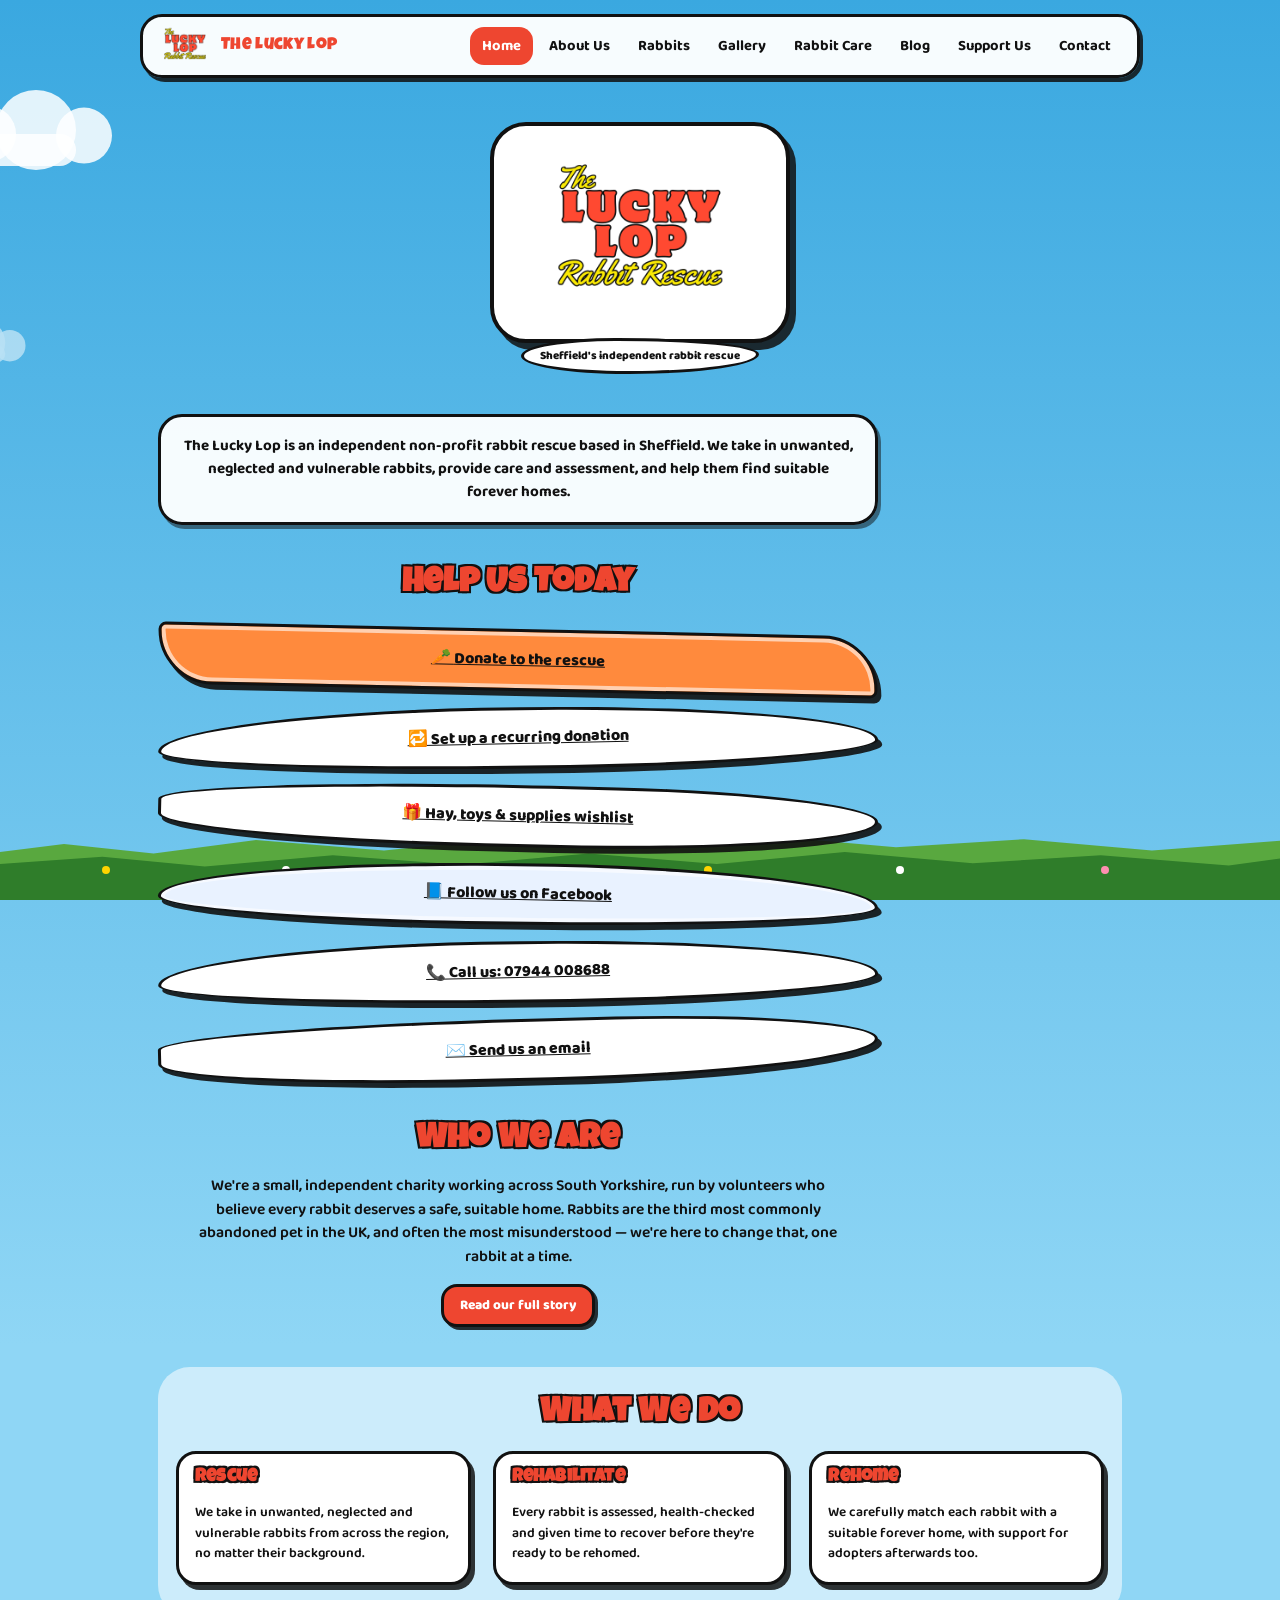
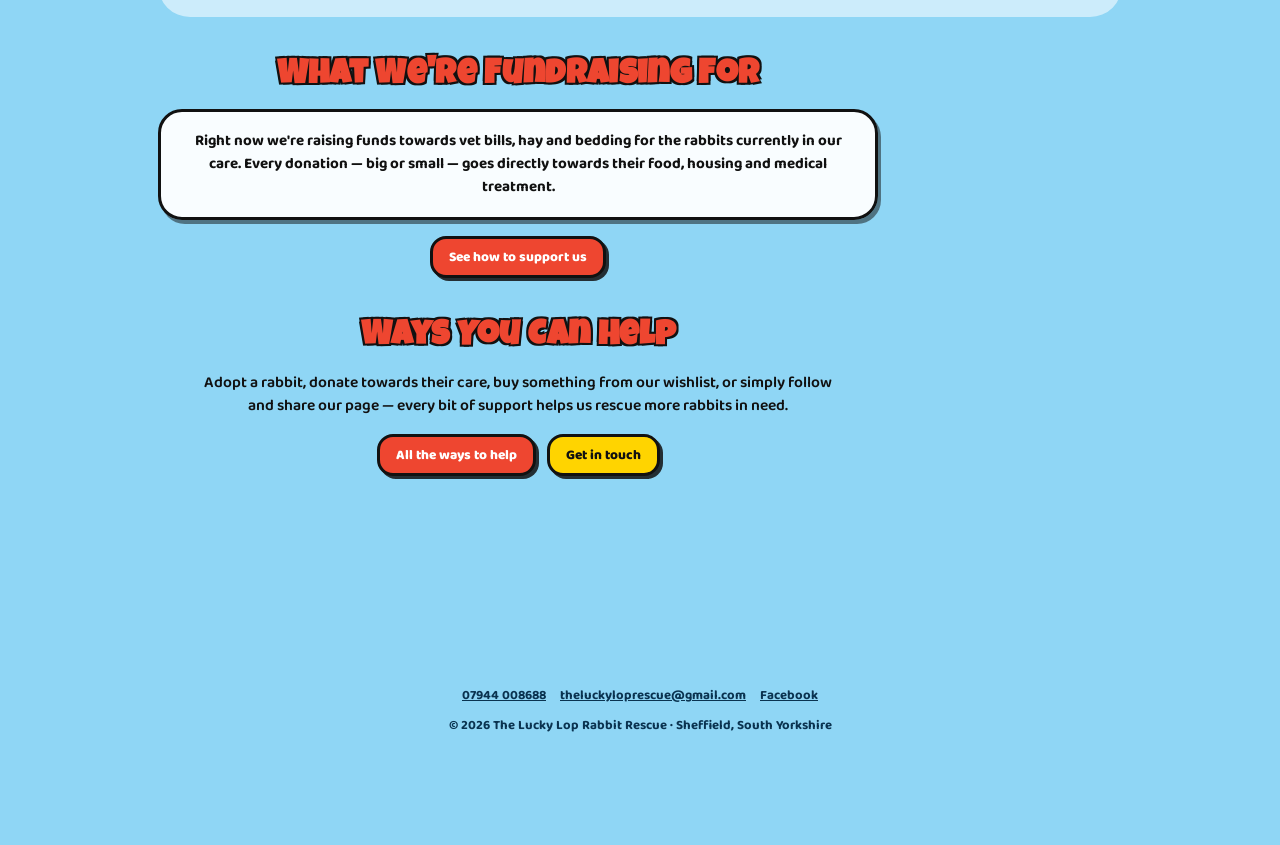
<file: index.html>
<!DOCTYPE html>
<html lang="en-GB">
<head>
<meta charset="UTF-8">
<meta name="viewport" content="width=device-width, initial-scale=1.0">
<title>The Lucky Lop Rabbit Rescue | Home</title>
<meta name="description" content="The Lucky Lop is an independent non-profit rabbit rescue based in Sheffield, South Yorkshire. We take in unwanted, neglected and vulnerable rabbits and help them find loving forever homes.">
<link rel="icon" href="images/logo.png">
<link rel="preconnect" href="https://fonts.googleapis.com">
<link rel="preconnect" href="https://fonts.gstatic.com" crossorigin>
<link href="https://fonts.googleapis.com/css2?family=Luckiest+Guy&family=Permanent+Marker&family=Baloo+2:wght@500;600;700;800&display=swap" rel="stylesheet">
<link rel="stylesheet" href="css/style.css">
<style>
  /* ---- page-specific tweaks: cloud-style bubbles + a cleaner hero ---- */
  .bubble {
    border-radius: 55% 45% 60% 40% / 65% 60% 40% 35%;
    box-shadow: 4px 5px 0 rgba(17,17,17,0.9), 0 0 0 4px rgba(255,255,255,0.6) inset;
  }
  .links a:nth-child(3n+1) .bubble, .links a:nth-child(3n+1) { --tilt: 1.2deg; }
  .links a:nth-child(3n+2) .bubble, .links a:nth-child(3n+2) { --tilt: -1.2deg; }
  .links a:nth-child(3n+2) .bubble { border-radius: 45% 55% 40% 60% / 60% 65% 35% 40%; }
  .links a:nth-child(3n) .bubble { border-radius: 60% 40% 50% 50% / 40% 50% 60% 45%; }
  .bubble.carrot { border-radius: 8px 60px 8px 60px; }

  /* Clean logo hero card — replaces the old pennant/notch shape */
  .hero {
    text-align: center;
    margin-top: 30px;
  }
  .logo-card {
    background: #fff;
    border: 4px solid var(--ink);
    border-radius: 36px;
    max-width: 300px;
    margin: 0 auto;
    padding: 26px 26px 22px;
    box-shadow: 6px 7px 0 rgba(17,17,17,0.85);
  }
  .logo-card img {
    width: 100%;
    max-width: 220px;
    margin: 0 auto;
    display: block;
  }
  .hero .badge {
    margin-top: -18px;
    position: relative;
    z-index: 2;
    transform: none;
  }

  /* Softer, sectioned backdrop behind "What We Do" for visual rhythm */
  .slab {
    background: rgba(255,255,255,0.55);
    border-radius: 32px;
    padding: 28px 18px 8px;
    margin: 40px 0;
  }
  .slab .grid { margin-top: 18px; }
</style>
</head>
<body>

<div class="cloud c1"><div class="puff"></div><div class="puff"></div><div class="puff"></div><div class="puff"></div></div>
<div class="cloud c2"><div class="puff"></div><div class="puff"></div><div class="puff"></div><div class="puff"></div></div>
<div class="cloud c3"><div class="puff"></div><div class="puff"></div><div class="puff"></div><div class="puff"></div></div>

<header class="site-header">
  <div class="nav-wrap">
    <a href="index.html" class="nav-brand">
      <img src="images/logo.png" alt="The Lucky Lop Rabbit Rescue logo">
      <span>The Lucky Lop</span>
    </a>
    <button class="nav-toggle" aria-label="Toggle menu" aria-expanded="false" aria-controls="site-nav">
      <span></span><span></span><span></span>
    </button>
    <nav id="site-nav" class="site-nav" aria-label="Main navigation">
      <a href="index.html" class="current">Home</a>
      <a href="about.html">About Us</a>
      <a href="rabbits.html">Rabbits</a>
      <a href="gallery.html">Gallery</a>
      <a href="rabbit-care.html">Rabbit Care</a>
      <a href="blog.html">Blog</a>
      <a href="support.html">Support Us</a>
      <a href="contact.html">Contact</a>
    </nav>
  </div>
</header>

<main class="page-wrap">

  <div class="hero fade-in">
    <div class="logo-card">
      <img src="images/logo.png" alt="The Lucky Lop Rabbit Rescue">
    </div>
    <span class="badge">Sheffield's independent rabbit rescue</span>
  </div>

  <section class="section narrow fade-in">
    <p class="panel">The Lucky Lop is an independent non-profit rabbit rescue based in Sheffield. We take in unwanted, neglected and vulnerable rabbits, provide care and assessment, and help them find suitable forever homes.</p>
  </section>

  <!-- ===== primary calls to action ===== -->
  <section class="section narrow">
    <h2 class="comic-heading">Help Us Today</h2>
    <nav class="links" aria-label="Quick links">
      <a href="https://donate.stripe.com/4gMbJ13zq7YRgp74u54wM00" target="_blank" rel="noopener"><div class="bubble carrot">Donate to the rescue</div></a>
      <a href="https://donorbox.org/the-lucky-lop-rabbit-rescue" target="_blank" rel="noopener"><div class="bubble">🔁 Set up a recurring donation</div></a>
      <a href="https://www.amazon.co.uk/hz/wishlist/ls/2R2NPPCBCPFDR?ref_=wl_share" target="_blank" rel="noopener"><div class="bubble">🎁 Hay, toys &amp; supplies wishlist</div></a>
      <a href="https://www.facebook.com/share/1EvQWjbq1e/" target="_blank" rel="noopener"><div class="bubble facebook">📘 Follow us on Facebook</div></a>
      <a href="tel:+447944008688"><div class="bubble">📞 Call us: 07944 008688</div></a>
      <a href="mailto:theluckyloprescue@gmail.com"><div class="bubble">✉️ Send us an email</div></a>
    </nav>
  </section>

  <!-- ===== who we are ===== -->
  <section class="section narrow">
    <h2 class="comic-heading">Who We Are</h2>
    <p class="section-text">
      We're a small, independent charity working across South Yorkshire, run by volunteers who believe every rabbit deserves a safe, suitable home. Rabbits are the third most commonly abandoned pet in the UK, and often the most misunderstood — we're here to change that, one rabbit at a time.
    </p>
    <p style="margin-top:16px;">
      <a href="about.html" class="btn-small">Read our full story</a>
    </p>
  </section>

  <!-- ===== what we do ===== -->
  <section class="slab">
    <h2 class="comic-heading" style="text-align:center;">What We Do</h2>
    <div class="grid cols-3">
      <div class="card">
        <div class="card-body">
          <h3 class="comic-heading" style="font-size:1.1rem;">Rescue</h3>
          <p class="rabbit-facts">We take in unwanted, neglected and vulnerable rabbits from across the region, no matter their background.</p>
        </div>
      </div>
      <div class="card">
        <div class="card-body">
          <h3 class="comic-heading" style="font-size:1.1rem;">Rehabilitate</h3>
          <p class="rabbit-facts">Every rabbit is assessed, health-checked and given time to recover before they're ready to be rehomed.</p>
        </div>
      </div>
      <div class="card">
        <div class="card-body">
          <h3 class="comic-heading" style="font-size:1.1rem;">Rehome</h3>
          <p class="rabbit-facts">We carefully match each rabbit with a suitable forever home, with support for adopters afterwards too.</p>
        </div>
      </div>
    </div>
  </section>

  <!-- EDIT THIS SECTION: update with whatever you're currently fundraising for -->
  <section class="section narrow">
    <h2 class="comic-heading">What We're Fundraising For</h2>
    <p class="panel">
      Right now we're raising funds towards vet bills, hay and bedding for the rabbits currently in our care. Every donation — big or small — goes directly towards their food, housing and medical treatment.
    </p>
    <p style="margin-top:16px;">
      <a href="support.html" class="btn-small">See how to support us</a>
    </p>
  </section>
  <!-- END EDIT THIS SECTION -->

  <!-- ===== ways to help ===== -->
  <section class="section narrow">
    <h2 class="comic-heading">Ways You Can Help</h2>
    <p class="section-text">
      Adopt a rabbit, donate towards their care, buy something from our wishlist, or simply follow and share our page — every bit of support helps us rescue more rabbits in need.
    </p>
    <p style="margin-top:16px;">
      <a href="support.html" class="btn-small">All the ways to help</a>
      <a href="contact.html" class="btn-small alt" style="margin-left:8px;">Get in touch</a>
    </p>
  </section>

</main>

<footer class="site-footer">
  <div class="footer-links">
    <a href="tel:+447944008688">07944 008688</a>
    <a href="mailto:theluckyloprescue@gmail.com">theluckyloprescue@gmail.com</a>
    <a href="https://www.facebook.com/share/1EvQWjbq1e/" target="_blank" rel="noopener">Facebook</a>
  </div>
  <p>&copy; <span id="year"></span> The Lucky Lop Rabbit Rescue &middot; Sheffield, South Yorkshire</p>
</footer>

<div class="grass" aria-hidden="true">
  <div class="flower" style="left:8%; background:#ffd400;"></div>
  <div class="flower" style="left:22%; background:#ffffff;"></div>
  <div class="flower" style="left:38%; background:#ff8fb0;"></div>
  <div class="flower" style="left:55%; background:#ffd400;"></div>
  <div class="flower" style="left:70%; background:#ffffff;"></div>
  <div class="flower" style="left:86%; background:#ff8fb0;"></div>
</div>

<script src="js/main.js"></script>
</body>
</html>
</file>
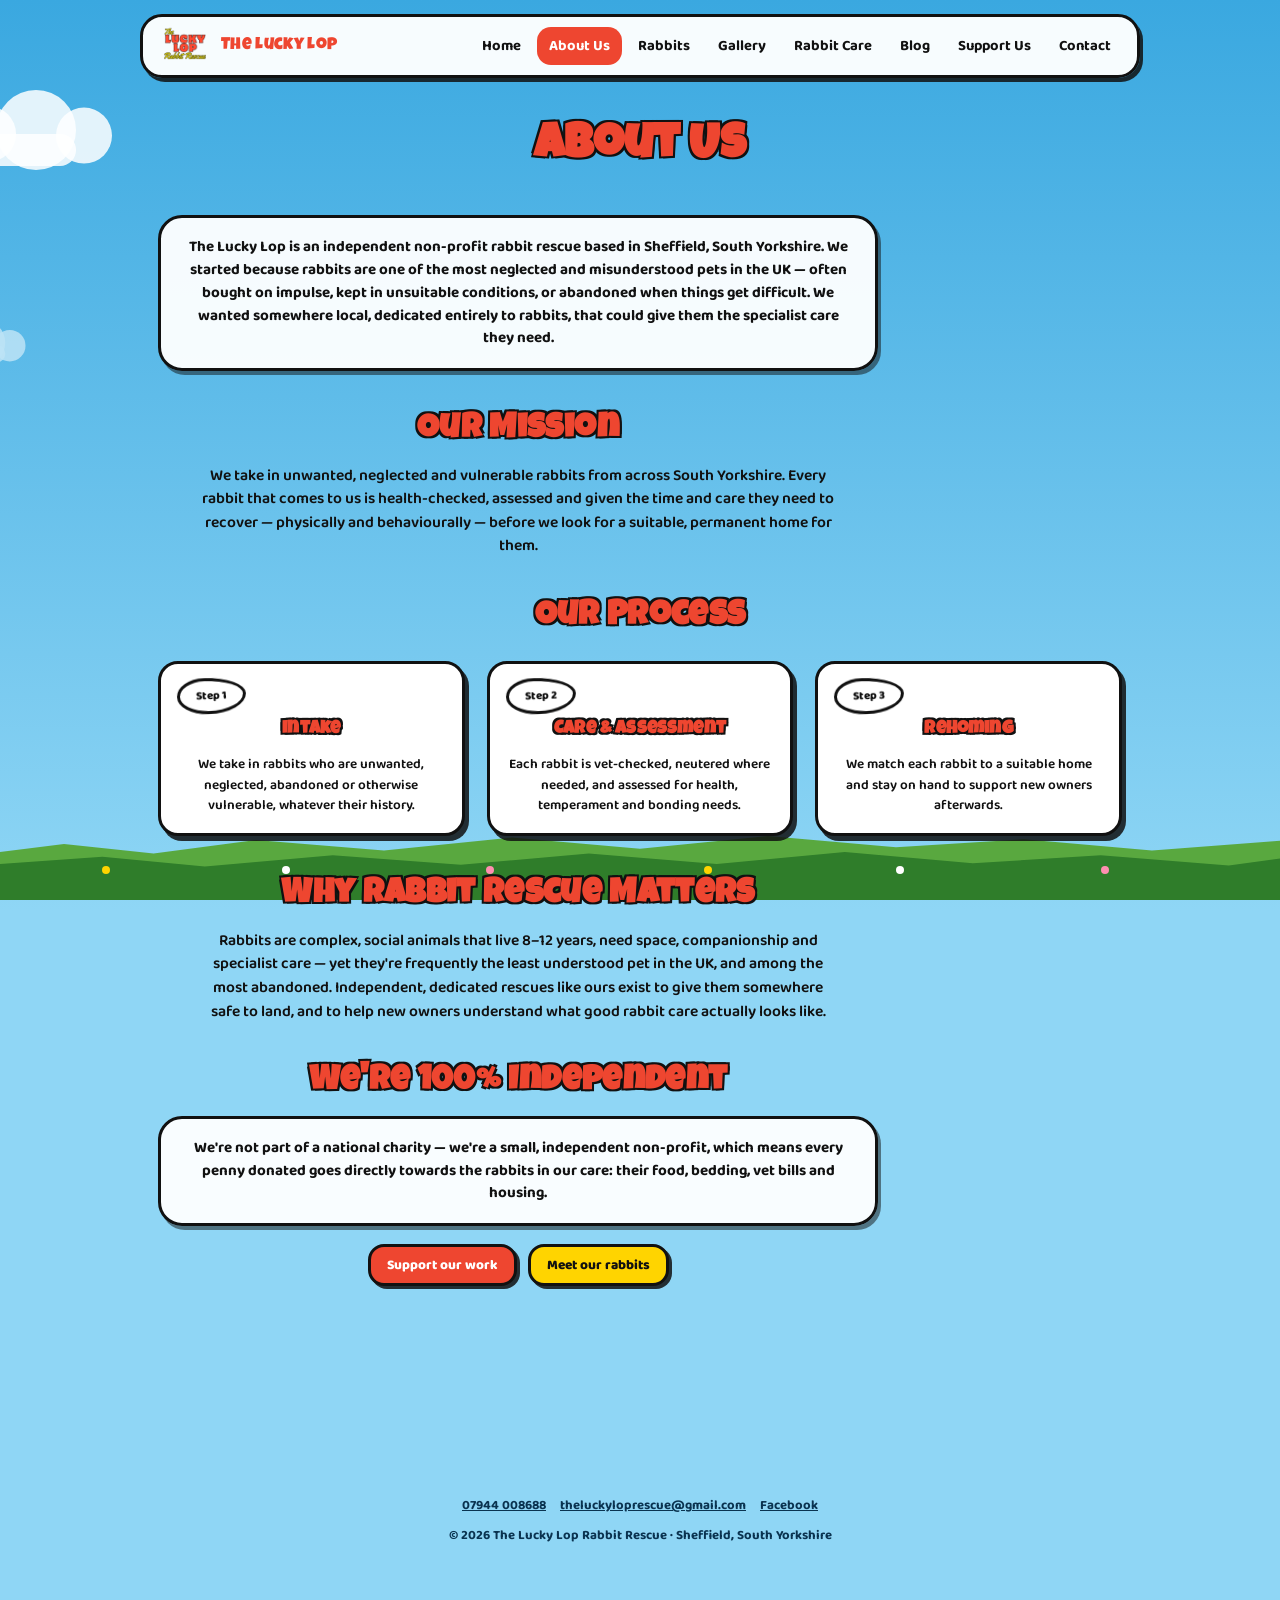
<file: about.html>
<!DOCTYPE html>
<html lang="en-GB">
<head>
<meta charset="UTF-8">
<meta name="viewport" content="width=device-width, initial-scale=1.0">
<title>About Us | The Lucky Lop Rabbit Rescue</title>
<meta name="description" content="Learn about The Lucky Lop, an independent non-profit rabbit rescue based in Sheffield, South Yorkshire, and why rabbit rescue matters.">
<link rel="icon" href="images/logo.png">
<link rel="preconnect" href="https://fonts.googleapis.com">
<link rel="preconnect" href="https://fonts.gstatic.com" crossorigin>
<link href="https://fonts.googleapis.com/css2?family=Luckiest+Guy&family=Permanent+Marker&family=Baloo+2:wght@500;600;700;800&display=swap" rel="stylesheet">
<link rel="stylesheet" href="css/style.css">
</head>
<body>

<div class="cloud c1"><div class="puff"></div><div class="puff"></div><div class="puff"></div><div class="puff"></div></div>
<div class="cloud c2"><div class="puff"></div><div class="puff"></div><div class="puff"></div><div class="puff"></div></div>
<div class="cloud c3"><div class="puff"></div><div class="puff"></div><div class="puff"></div><div class="puff"></div></div>

<header class="site-header">
  <div class="nav-wrap">
    <a href="index.html" class="nav-brand">
      <img src="images/logo.png" alt="The Lucky Lop Rabbit Rescue logo">
      <span>The Lucky Lop</span>
    </a>
    <button class="nav-toggle" aria-label="Toggle menu" aria-expanded="false" aria-controls="site-nav">
      <span></span><span></span><span></span>
    </button>
    <nav id="site-nav" class="site-nav" aria-label="Main navigation">
      <a href="index.html">Home</a>
      <a href="about.html" class="current">About Us</a>
      <a href="rabbits.html">Rabbits</a>
      <a href="gallery.html">Gallery</a>
      <a href="rabbit-care.html">Rabbit Care</a>
      <a href="blog.html">Blog</a>
      <a href="support.html">Support Us</a>
      <a href="contact.html">Contact</a>
    </nav>
  </div>
</header>

<main class="page-wrap">

  <h1 class="comic-heading fade-in" style="margin-top:28px;">About Us</h1>

  <!-- EDIT THIS SECTION: replace with your own story whenever you're ready -->
  <section class="section narrow">
    <p class="panel">
      The Lucky Lop is an independent non-profit rabbit rescue based in Sheffield, South Yorkshire. We started because rabbits are one of the most neglected and misunderstood pets in the UK — often bought on impulse, kept in unsuitable conditions, or abandoned when things get difficult. We wanted somewhere local, dedicated entirely to rabbits, that could give them the specialist care they need.
    </p>
  </section>
  <!-- END EDIT THIS SECTION -->

  <section class="section narrow">
    <h2 class="comic-heading">Our Mission</h2>
    <p class="section-text">
      We take in unwanted, neglected and vulnerable rabbits from across South Yorkshire. Every rabbit that comes to us is health-checked, assessed and given the time and care they need to recover — physically and behaviourally — before we look for a suitable, permanent home for them.
    </p>
  </section>

  <section class="section">
    <h2 class="comic-heading" style="text-align:center;">Our Process</h2>
    <div class="grid cols-3">
      <div class="card">
        <div class="card-body">
          <span class="badge" style="align-self:flex-start;">Step 1</span>
          <h3 class="comic-heading" style="font-size:1.1rem;">Intake</h3>
          <p class="rabbit-facts">We take in rabbits who are unwanted, neglected, abandoned or otherwise vulnerable, whatever their history.</p>
        </div>
      </div>
      <div class="card">
        <div class="card-body">
          <span class="badge" style="align-self:flex-start;">Step 2</span>
          <h3 class="comic-heading" style="font-size:1.1rem;">Care &amp; Assessment</h3>
          <p class="rabbit-facts">Each rabbit is vet-checked, neutered where needed, and assessed for health, temperament and bonding needs.</p>
        </div>
      </div>
      <div class="card">
        <div class="card-body">
          <span class="badge" style="align-self:flex-start;">Step 3</span>
          <h3 class="comic-heading" style="font-size:1.1rem;">Rehoming</h3>
          <p class="rabbit-facts">We match each rabbit to a suitable home and stay on hand to support new owners afterwards.</p>
        </div>
      </div>
    </div>
  </section>

  <section class="section narrow">
    <h2 class="comic-heading">Why Rabbit Rescue Matters</h2>
    <p class="section-text">
      Rabbits are complex, social animals that live 8–12 years, need space, companionship and specialist care — yet they're frequently the least understood pet in the UK, and among the most abandoned. Independent, dedicated rescues like ours exist to give them somewhere safe to land, and to help new owners understand what good rabbit care actually looks like.
    </p>
  </section>

  <section class="section narrow">
    <h2 class="comic-heading">We're 100% Independent</h2>
    <p class="panel">
      We're not part of a national charity — we're a small, independent non-profit, which means every penny donated goes directly towards the rabbits in our care: their food, bedding, vet bills and housing.
    </p>
    <p style="margin-top:18px; text-align:center;">
      <a href="support.html" class="btn-small">Support our work</a>
      <a href="rabbits.html" class="btn-small alt" style="margin-left:8px;">Meet our rabbits</a>
    </p>
  </section>

</main>

<footer class="site-footer">
  <div class="footer-links">
    <a href="tel:+447944008688">07944 008688</a>
    <a href="mailto:theluckyloprescue@gmail.com">theluckyloprescue@gmail.com</a>
    <a href="https://www.facebook.com/share/1EvQWjbq1e/" target="_blank" rel="noopener">Facebook</a>
  </div>
  <p>&copy; <span id="year"></span> The Lucky Lop Rabbit Rescue &middot; Sheffield, South Yorkshire</p>
</footer>

<div class="grass" aria-hidden="true">
  <div class="flower" style="left:8%; background:#ffd400;"></div>
  <div class="flower" style="left:22%; background:#ffffff;"></div>
  <div class="flower" style="left:38%; background:#ff8fb0;"></div>
  <div class="flower" style="left:55%; background:#ffd400;"></div>
  <div class="flower" style="left:70%; background:#ffffff;"></div>
  <div class="flower" style="left:86%; background:#ff8fb0;"></div>
</div>

<script src="js/main.js"></script>
</body>
</html>
</file>
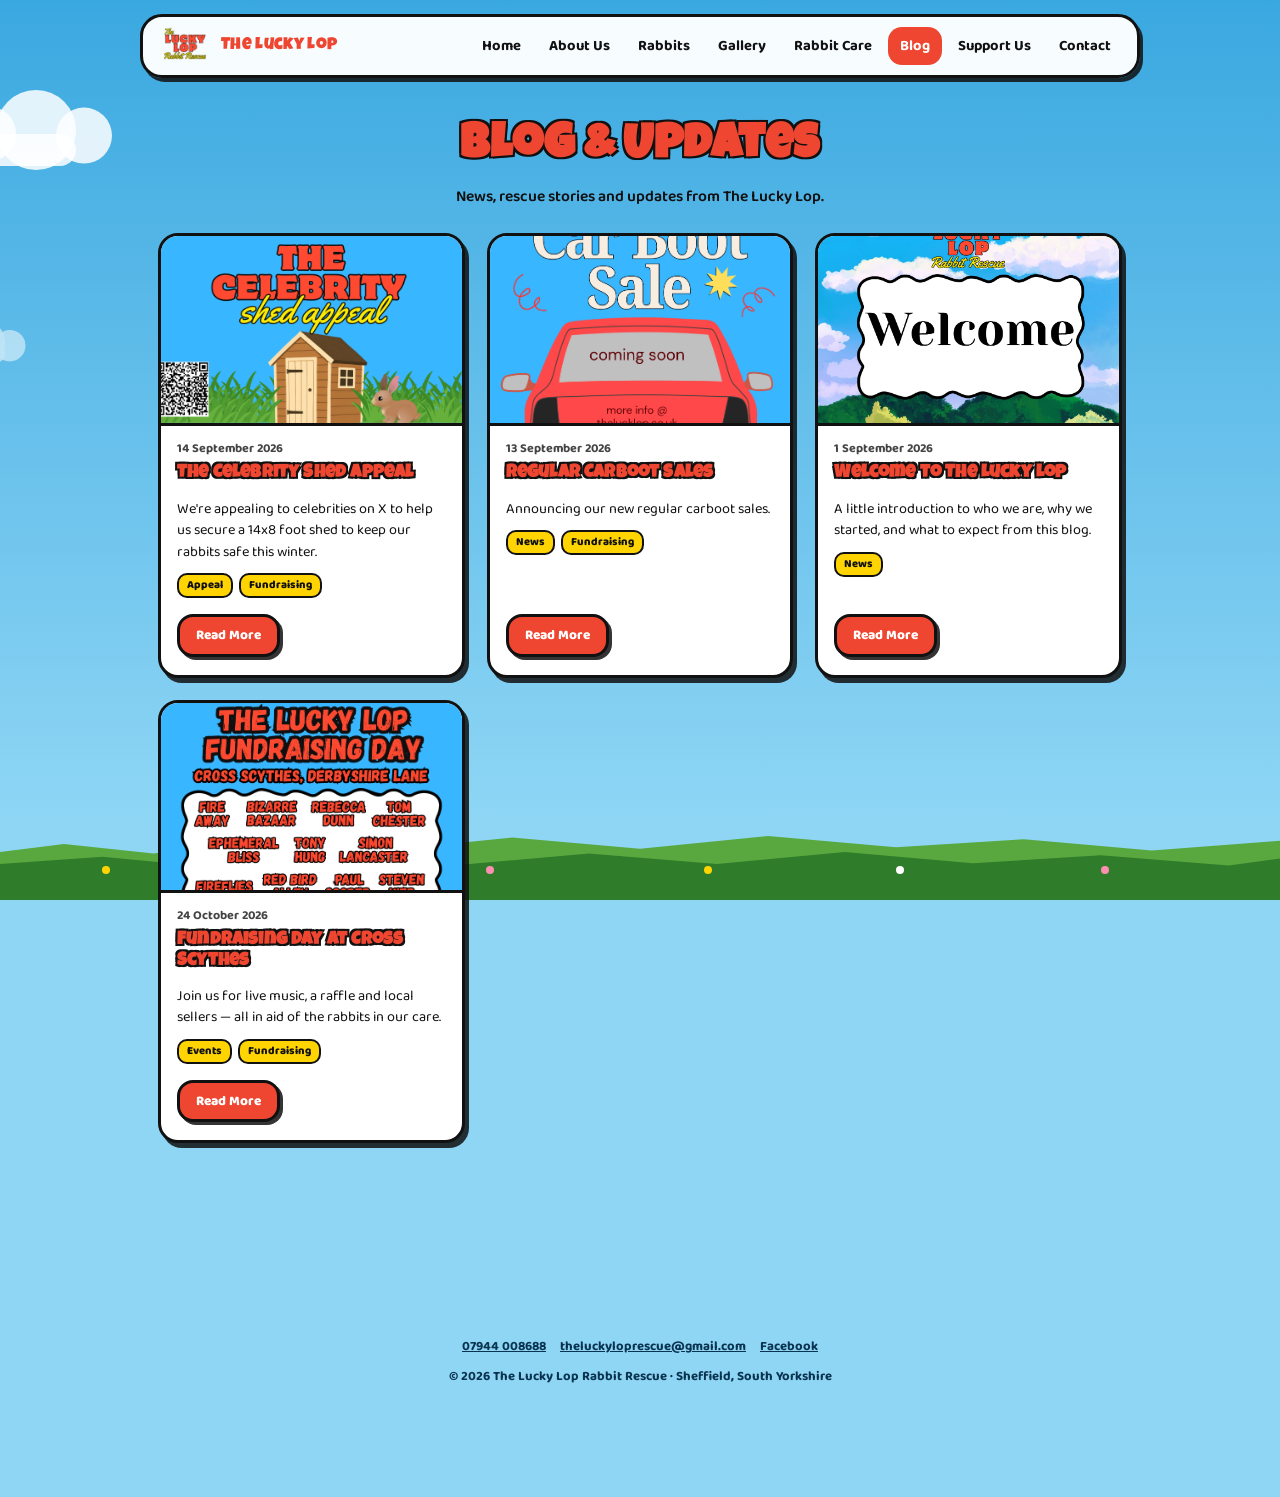
<file: blog.html>
<!DOCTYPE html>
<html lang="en-GB">
<head>
<meta charset="UTF-8">
<meta name="viewport" content="width=device-width, initial-scale=1.0">
<title>Blog &amp; Updates | The Lucky Lop Rabbit Rescue</title>
<meta name="description" content="News, updates and stories from The Lucky Lop Rabbit Rescue, Sheffield.">
<link rel="icon" href="images/logo.png">
<link rel="preconnect" href="https://fonts.googleapis.com">
<link rel="preconnect" href="https://fonts.gstatic.com" crossorigin>
<link href="https://fonts.googleapis.com/css2?family=Luckiest+Guy&family=Permanent+Marker&family=Baloo+2:wght@500;600;700;800&display=swap" rel="stylesheet">
<link rel="stylesheet" href="css/style.css">
</head>
<body>

<div class="cloud c1"><div class="puff"></div><div class="puff"></div><div class="puff"></div><div class="puff"></div></div>
<div class="cloud c2"><div class="puff"></div><div class="puff"></div><div class="puff"></div><div class="puff"></div></div>
<div class="cloud c3"><div class="puff"></div><div class="puff"></div><div class="puff"></div><div class="puff"></div></div>

<header class="site-header">
  <div class="nav-wrap">
    <a href="index.html" class="nav-brand">
      <img src="images/logo.png" alt="The Lucky Lop Rabbit Rescue logo">
      <span>The Lucky Lop</span>
    </a>
    <button class="nav-toggle" aria-label="Toggle menu" aria-expanded="false" aria-controls="site-nav">
      <span></span><span></span><span></span>
    </button>
    <nav id="site-nav" class="site-nav" aria-label="Main navigation">
      <a href="index.html">Home</a>
      <a href="about.html">About Us</a>
      <a href="rabbits.html">Rabbits</a>
      <a href="gallery.html">Gallery</a>
      <a href="rabbit-care.html">Rabbit Care</a>
      <a href="blog.html" class="current">Blog</a>
      <a href="support.html">Support Us</a>
      <a href="contact.html">Contact</a>
    </nav>
  </div>
</header>

<main class="page-wrap">

  <h1 class="comic-heading fade-in" style="margin-top:28px;">Blog &amp; Updates</h1>
  <p class="section-text narrow" style="text-align:center;">News, rescue stories and updates from The Lucky Lop.</p>

  <!--
    ============================================================
    EDIT THIS SECTION: Blog post cards
    To add a new post:
      1. Copy blog/example-post-template.html, rename it (e.g.
         blog/my-new-post.html) and fill in your title, date,
         image and content.
      2. Copy one whole <div class="card">...</div> block below,
         update the details, and point the link at your new file.
      3. Newest posts usually go at the top.
    ============================================================
  -->
  <div class="grid cols-3">

    <div class="card">
  <img src="images/blog/celebshed.png" alt="The Celebrity Shed Appeal">
  <div class="card-body">
    <p class="post-meta">14 September 2026</p>
    <h3 class="comic-heading" style="font-size:1.1rem;">The Celebrity Shed Appeal</h3>
    <p class="post-excerpt">We're appealing to celebrities on X to help us secure a 14x8 foot shed to keep our rabbits safe this winter.</p>
    <div class="tag-list"><span class="tag">Appeal</span><span class="tag">Fundraising</span></div>
    <p style="margin-top:auto; padding-top:10px;">
      <a href="blog/celebrity-shed-appeal.html" class="btn-small">Read More</a>
    </p>
  </div>
    </div>

    <div class="card">
      <img src="images/blog/carboot.png" alt="New Regular Carboot Sales">
      <div class="card-body">
        <p class="post-meta">13 September 2026</p>
        <h3 class="comic-heading" style="font-size:1.1rem;">Regular Carboot Sales</h3>
        <p class="post-excerpt">Announcing our new regular carboot sales.</p>
        <div class="tag-list"><span class="tag">News</span><span class="tag">Fundraising</span></div>
        <p style="margin-top:auto; padding-top:10px;">
          <a href="blog/regular-car-boot-sales.html" class="btn-small">Read More</a>
        </p>
      </div>
    </div>

    <div class="card">
      <img src="images/welcome.png" alt="Welcome to The Lucky Lop blog">
      <div class="card-body">
        <p class="post-meta">1 September 2026</p>
        <h3 class="comic-heading" style="font-size:1.1rem;">Welcome to The Lucky Lop</h3>
        <p class="post-excerpt">A little introduction to who we are, why we started, and what to expect from this blog.</p>
        <div class="tag-list"><span class="tag">News</span></div>
        <p style="margin-top:auto; padding-top:10px;">
          <a href="blog/welcome-to-the-lucky-lop.html" class="btn-small">Read More</a>
        </p>
      </div>
    </div>

    <div class="card">
      <img src="images/blog/oct24port.png" alt="Fundraising day announcement">
      <div class="card-body">
        <p class="post-meta">24 October 2026</p>
        <h3 class="comic-heading" style="font-size:1.1rem;">Fundraising Day at Cross Scythes</h3>
        <p class="post-excerpt">Join us for live music, a raffle and local sellers — all in aid of the rabbits in our care.</p>
        <div class="tag-list"><span class="tag">Events</span><span class="tag">Fundraising</span></div>
        <p style="margin-top:auto; padding-top:10px;">
          <a href="blog/fundraising-day-cross-scythes.html" class="btn-small">Read More</a>
        </p>
      </div>
    </div>

  </div>
  <!-- END EDIT THIS SECTION -->

</main>

<footer class="site-footer">
  <div class="footer-links">
    <a href="tel:+447944008688">07944 008688</a>
    <a href="mailto:theluckyloprescue@gmail.com">theluckyloprescue@gmail.com</a>
    <a href="https://www.facebook.com/share/1EvQWjbq1e/" target="_blank" rel="noopener">Facebook</a>
  </div>
  <p>&copy; <span id="year"></span> The Lucky Lop Rabbit Rescue &middot; Sheffield, South Yorkshire</p>
</footer>

<div class="grass" aria-hidden="true">
  <div class="flower" style="left:8%; background:#ffd400;"></div>
  <div class="flower" style="left:22%; background:#ffffff;"></div>
  <div class="flower" style="left:38%; background:#ff8fb0;"></div>
  <div class="flower" style="left:55%; background:#ffd400;"></div>
  <div class="flower" style="left:70%; background:#ffffff;"></div>
  <div class="flower" style="left:86%; background:#ff8fb0;"></div>
</div>

<script src="js/main.js"></script>
</body>
</html>
</file>
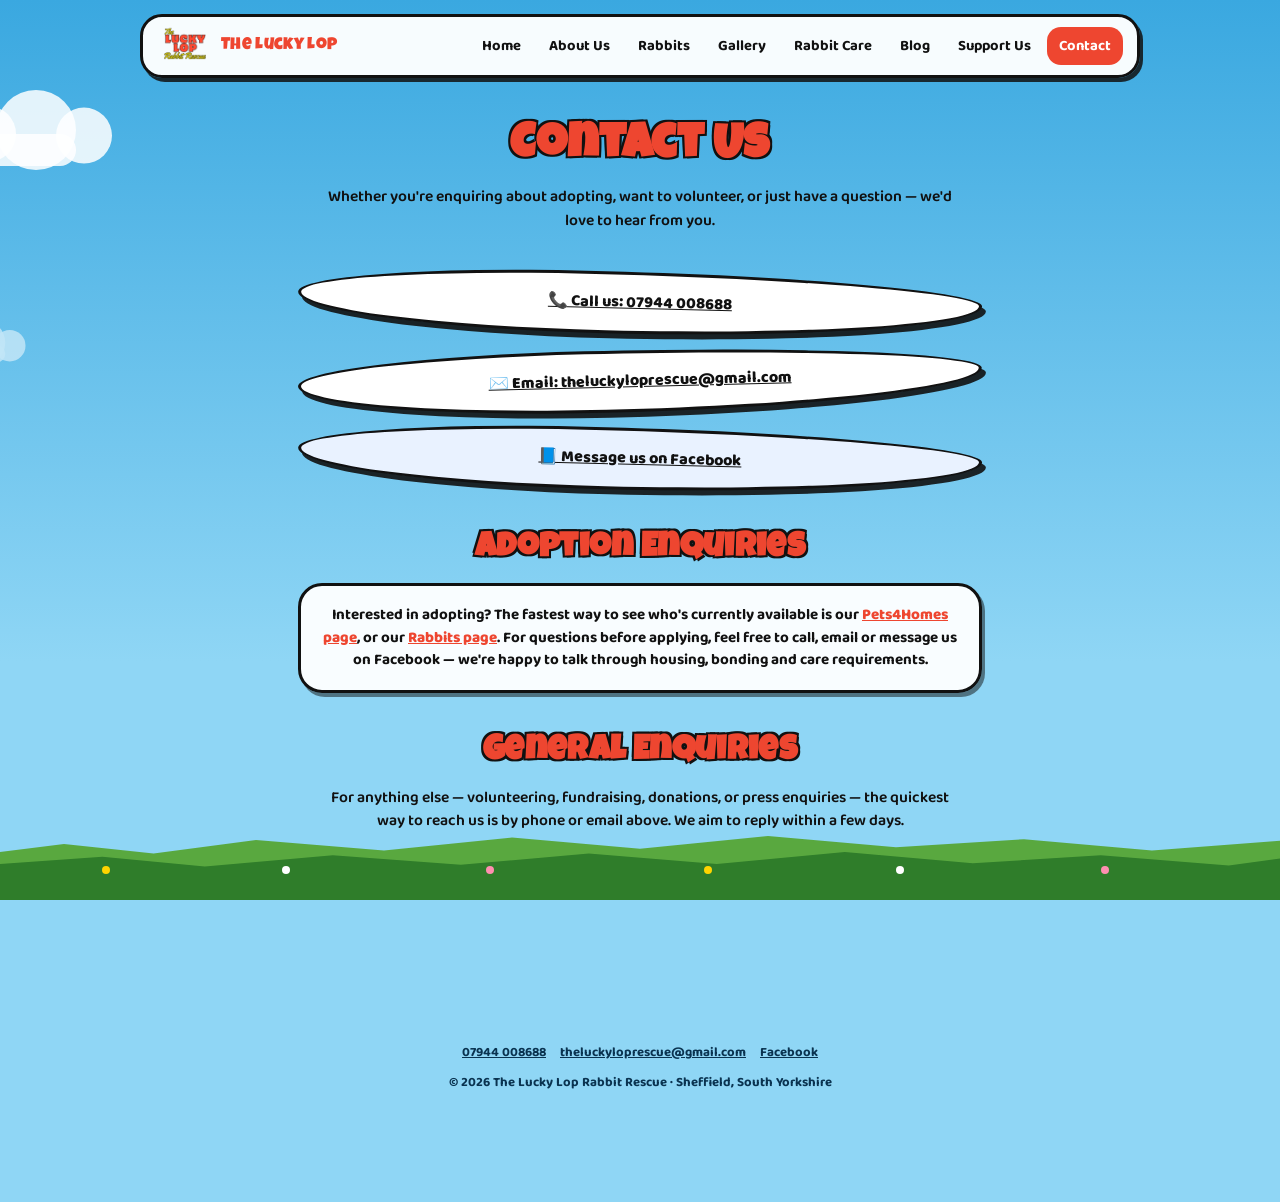
<file: contact.html>
<!DOCTYPE html>
<html lang="en-GB">
<head>
<meta charset="UTF-8">
<meta name="viewport" content="width=device-width, initial-scale=1.0">
<title>Contact Us | The Lucky Lop Rabbit Rescue</title>
<meta name="description" content="Get in touch with The Lucky Lop Rabbit Rescue, Sheffield, by phone, email or Facebook — for adoption enquiries or general questions.">
<link rel="icon" href="images/logo.png">
<link rel="preconnect" href="https://fonts.googleapis.com">
<link rel="preconnect" href="https://fonts.gstatic.com" crossorigin>
<link href="https://fonts.googleapis.com/css2?family=Luckiest+Guy&family=Permanent+Marker&family=Baloo+2:wght@500;600;700;800&display=swap" rel="stylesheet">
<link rel="stylesheet" href="css/style.css">
</head>
<body>

<div class="cloud c1"><div class="puff"></div><div class="puff"></div><div class="puff"></div><div class="puff"></div></div>
<div class="cloud c2"><div class="puff"></div><div class="puff"></div><div class="puff"></div><div class="puff"></div></div>
<div class="cloud c3"><div class="puff"></div><div class="puff"></div><div class="puff"></div><div class="puff"></div></div>

<header class="site-header">
  <div class="nav-wrap">
    <a href="index.html" class="nav-brand">
      <img src="images/logo.png" alt="The Lucky Lop Rabbit Rescue logo">
      <span>The Lucky Lop</span>
    </a>
    <button class="nav-toggle" aria-label="Toggle menu" aria-expanded="false" aria-controls="site-nav">
      <span></span><span></span><span></span>
    </button>
    <nav id="site-nav" class="site-nav" aria-label="Main navigation">
      <a href="index.html">Home</a>
      <a href="about.html">About Us</a>
      <a href="rabbits.html">Rabbits</a>
      <a href="gallery.html">Gallery</a>
      <a href="rabbit-care.html">Rabbit Care</a>
      <a href="blog.html">Blog</a>
      <a href="support.html">Support Us</a>
      <a href="contact.html" class="current">Contact</a>
    </nav>
  </div>
</header>

<main class="page-wrap narrow">

  <h1 class="comic-heading fade-in" style="margin-top:28px;">Contact Us</h1>
  <p class="section-text" style="text-align:center;">
    Whether you're enquiring about adopting, want to volunteer, or just have a question — we'd love to hear from you.
  </p>

  <section class="section">
    <nav class="links" aria-label="Contact options">
      <a href="tel:+447944008688"><div class="bubble">📞 Call us: 07944 008688</div></a>
      <a href="mailto:theluckyloprescue@gmail.com"><div class="bubble">✉️ Email: theluckyloprescue@gmail.com</div></a>
      <a href="https://www.facebook.com/share/1EvQWjbq1e/" target="_blank" rel="noopener"><div class="bubble facebook">📘 Message us on Facebook</div></a>
    </nav>
  </section>

  <section class="section">
    <h2 class="comic-heading">Adoption Enquiries</h2>
    <p class="panel">
      Interested in adopting? The fastest way to see who's currently available is our
      <a href="https://www.pets4homes.co.uk//breeder/the-lucky-lop-rabbit-rescue-3e740dde-a907-4ed1-9756-8e5b2ba4fdf7/" target="_blank" rel="noopener" style="font-weight:800; color:var(--red);">Pets4Homes page</a>,
      or our <a href="rabbits.html" style="font-weight:800; color:var(--red);">Rabbits page</a>. For questions before applying, feel free to call, email or message us on Facebook — we're happy to talk through housing, bonding and care requirements.
    </p>
  </section>

  <section class="section">
    <h2 class="comic-heading">General Enquiries</h2>
    <p class="section-text">
      For anything else — volunteering, fundraising, donations, or press enquiries — the quickest way to reach us is by phone or email above. We aim to reply within a few days.
    </p>
  </section>

</main>

<footer class="site-footer">
  <div class="footer-links">
    <a href="tel:+447944008688">07944 008688</a>
    <a href="mailto:theluckyloprescue@gmail.com">theluckyloprescue@gmail.com</a>
    <a href="https://www.facebook.com/share/1EvQWjbq1e/" target="_blank" rel="noopener">Facebook</a>
  </div>
  <p>&copy; <span id="year"></span> The Lucky Lop Rabbit Rescue &middot; Sheffield, South Yorkshire</p>
</footer>

<div class="grass" aria-hidden="true">
  <div class="flower" style="left:8%; background:#ffd400;"></div>
  <div class="flower" style="left:22%; background:#ffffff;"></div>
  <div class="flower" style="left:38%; background:#ff8fb0;"></div>
  <div class="flower" style="left:55%; background:#ffd400;"></div>
  <div class="flower" style="left:70%; background:#ffffff;"></div>
  <div class="flower" style="left:86%; background:#ff8fb0;"></div>
</div>

<script src="js/main.js"></script>
</body>
</html>
</file>
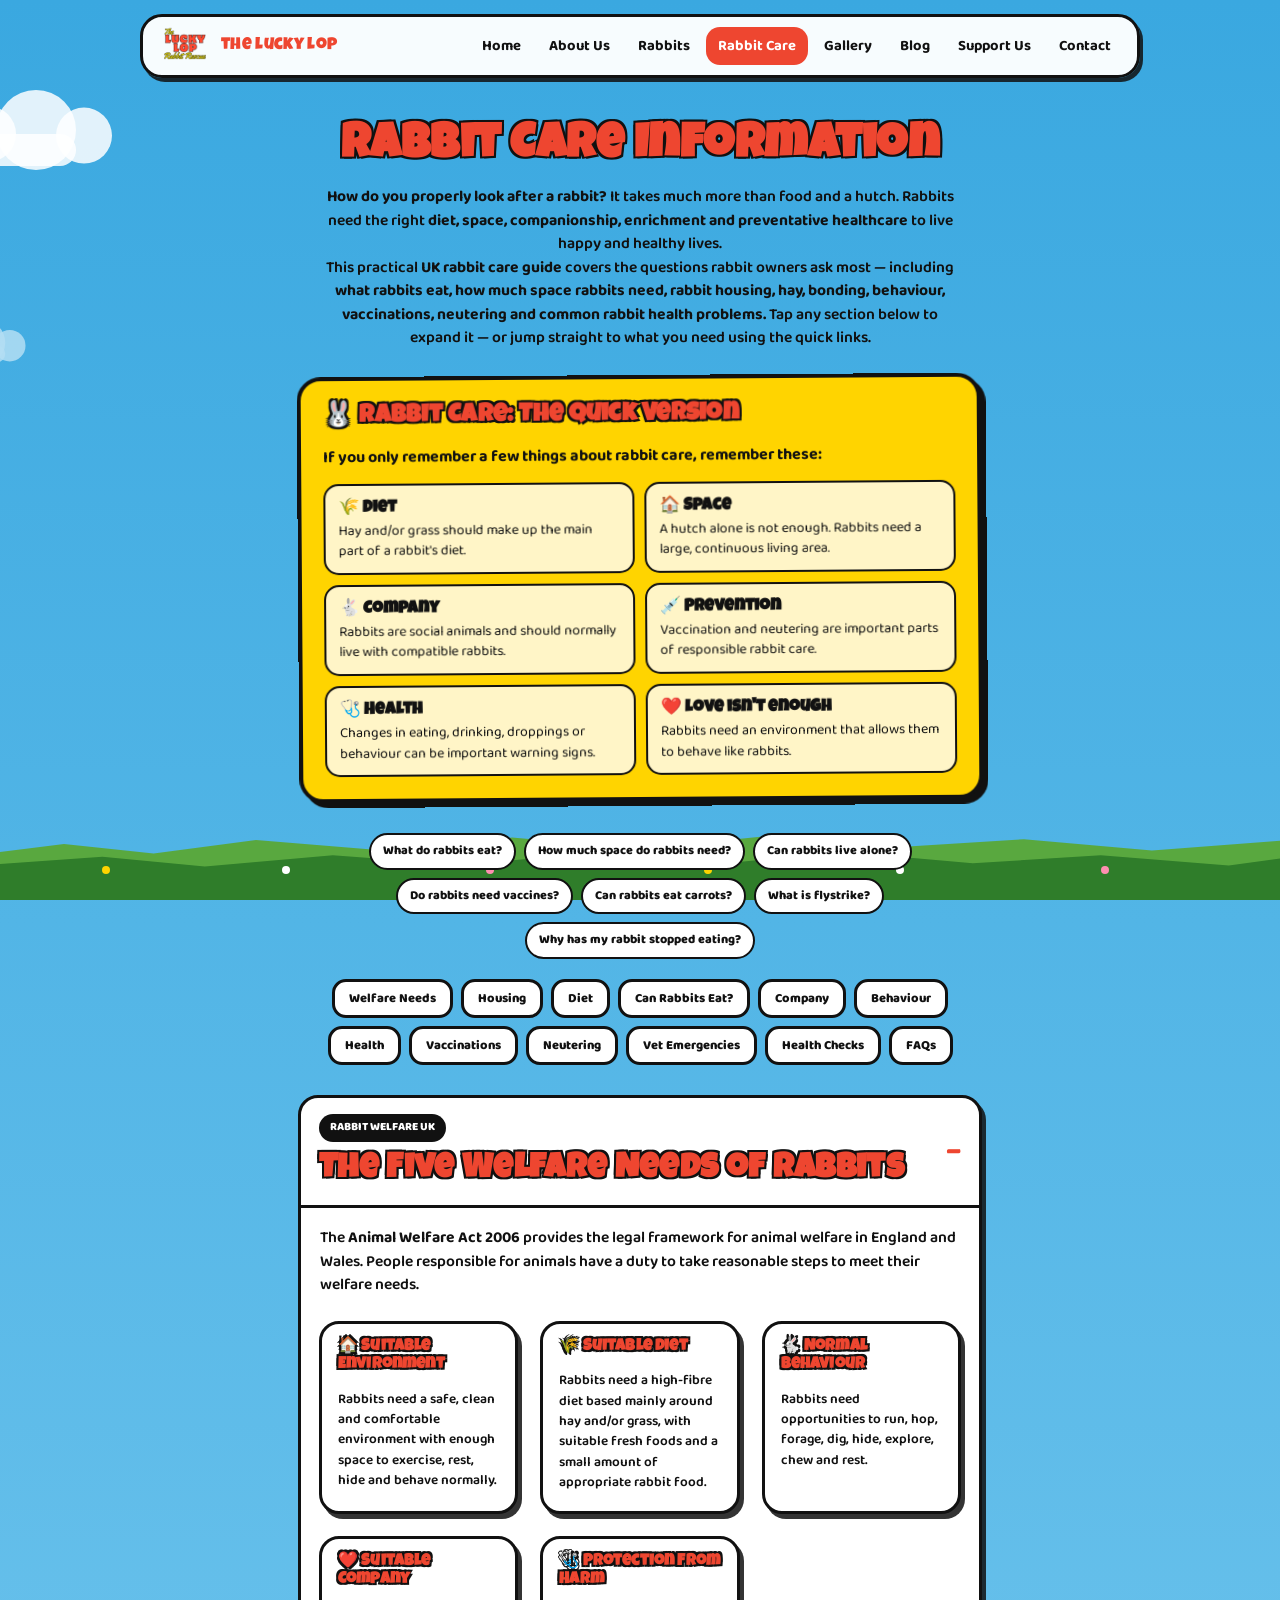
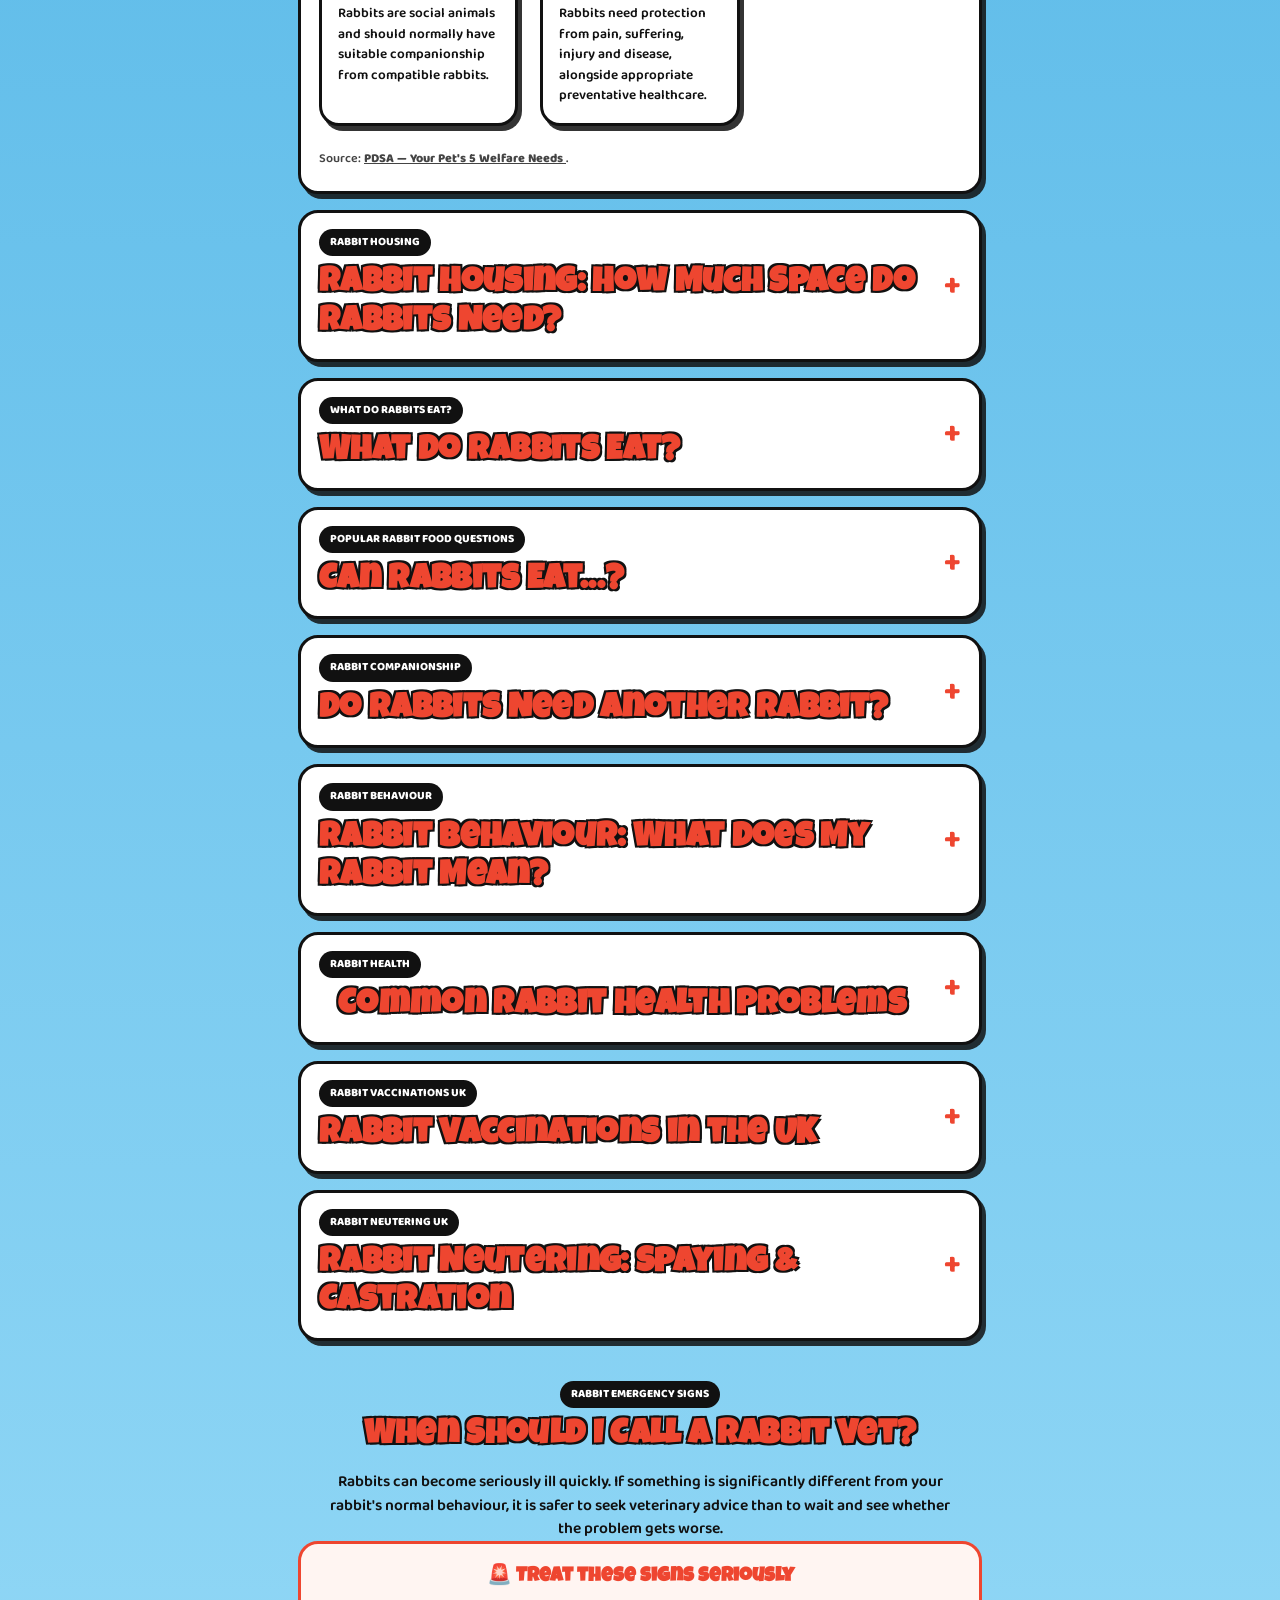
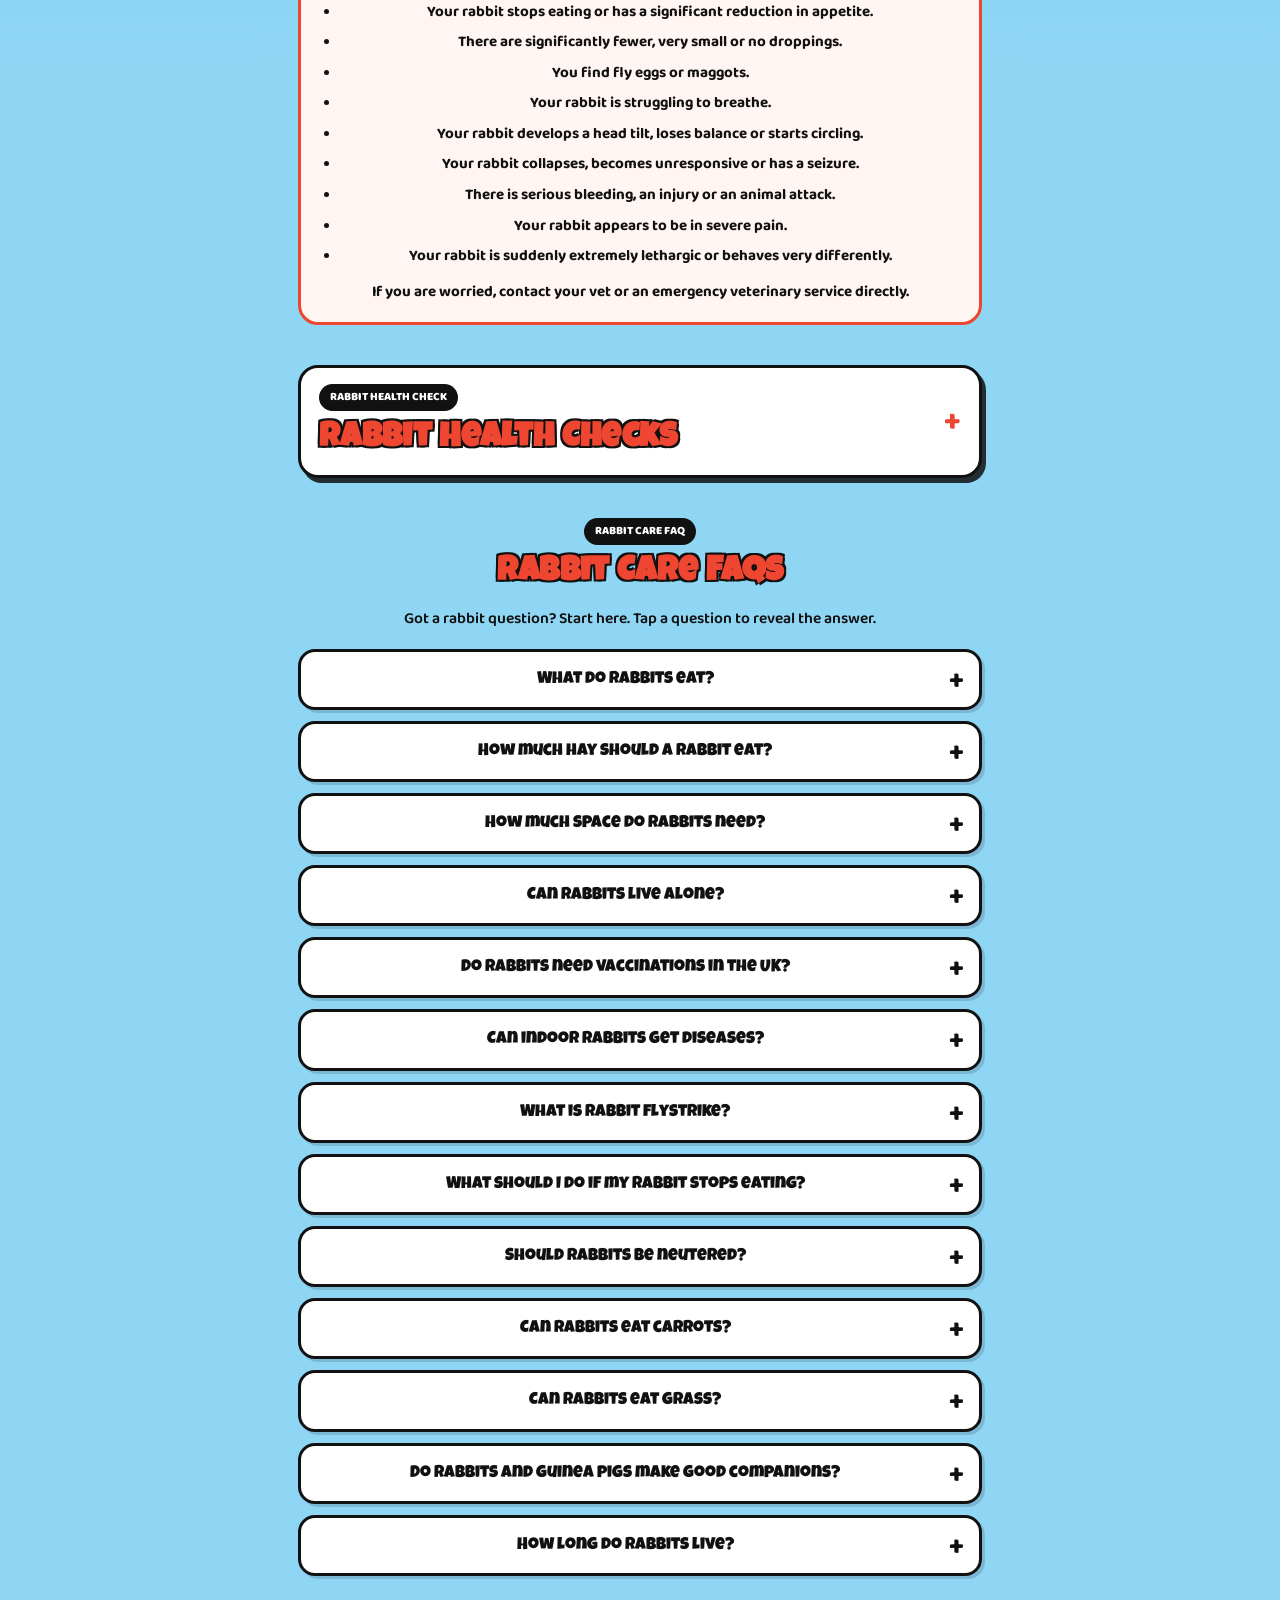
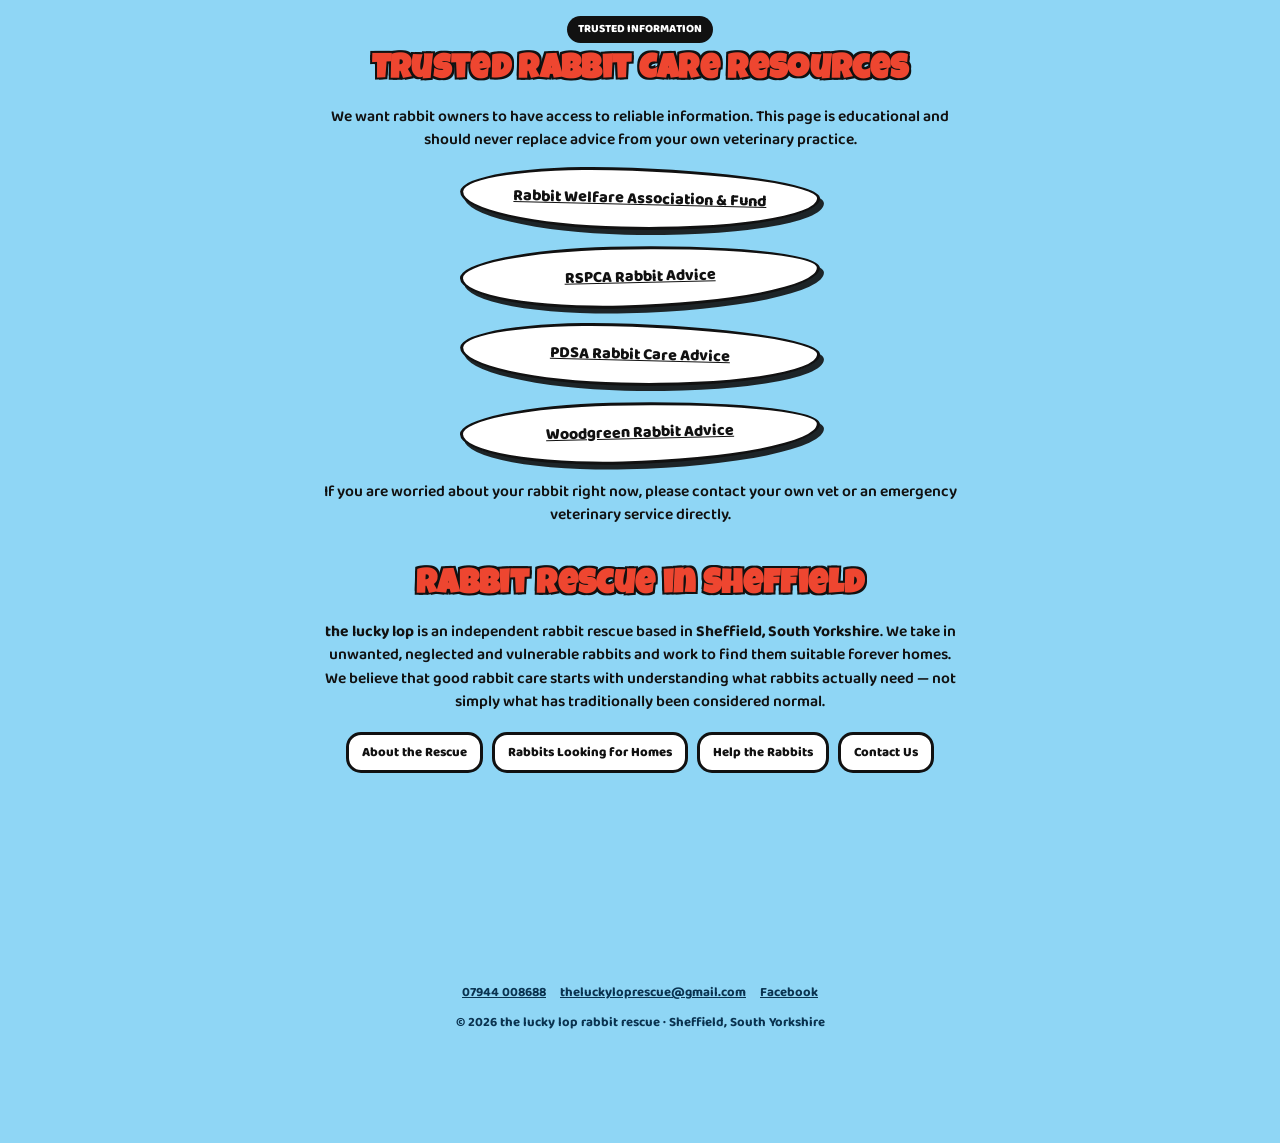
<file: rabbit-care.html>
<!DOCTYPE html>
<html lang="en-GB">
<head>
<meta charset="UTF-8">
<meta name="viewport" content="width=device-width, initial-scale=1.0">

<title>Rabbit Care Guide UK | What Rabbits Eat, Housing, Health &amp; Vaccinations | the lucky lop</title>

<meta name="description" content="The complete UK rabbit care guide from the lucky lop. Learn what rabbits eat, how much space rabbits need, rabbit housing, hay, bonding, behaviour, vaccinations, neutering, flystrike, GI stasis, dental health and when to call a vet.">

<meta name="keywords" content="rabbit care UK, rabbit care guide, what do rabbits eat, rabbit diet, rabbit food, rabbit hay, rabbit housing, rabbit hutch size, rabbit enclosure, rabbit run, rabbit health, rabbit vaccinations UK, rabbit vaccine, rabbit neutering, rabbit bonding, rabbit behaviour, rabbit flystrike, rabbit GI stasis, rabbit dental problems, can rabbits eat, rabbit welfare UK, rabbit rescue Sheffield">

<meta name="author" content="the lucky lop rabbit rescue">
<meta name="robots" content="index, follow, max-image-preview:large">
<meta name="googlebot" content="index, follow, max-image-preview:large">

<link rel="canonical" href="https://theluckylop.co.uk/rabbit-care.html">

<link rel="icon" href="images/logo.png">

<link rel="preconnect" href="https://fonts.googleapis.com">
<link rel="preconnect" href="https://fonts.gstatic.com" crossorigin>
<link href="https://fonts.googleapis.com/css2?family=Luckiest+Guy&family=Permanent+Marker&family=Baloo+2:wght@500;600;700;800&display=swap" rel="stylesheet">

<link rel="stylesheet" href="css/style.css">

<!-- Open Graph -->
<meta property="og:type" content="article">
<meta property="og:title" content="Rabbit Care Guide UK | the lucky lop">
<meta property="og:description" content="What do rabbits eat? How much space do rabbits need? Learn about rabbit diet, housing, health, vaccinations, neutering, bonding and more.">
<meta property="og:url" content="https://theluckylop.co.uk/rabbit-care.html">
<meta property="og:site_name" content="the lucky lop rabbit rescue">
<meta property="og:image" content="https://theluckylop.co.uk/images/logo.png">
<meta property="og:image:alt" content="the lucky lop rabbit rescue logo">
<meta property="og:locale" content="en_GB">

<!-- Twitter / X -->
<meta name="twitter:card" content="summary">
<meta name="twitter:title" content="Rabbit Care Guide UK | the lucky lop">
<meta name="twitter:description" content="A practical UK rabbit care guide covering diet, housing, health, vaccinations, neutering, bonding and behaviour.">
<meta name="twitter:image" content="https://theluckylop.co.uk/images/logo.png">

<!--
  ============================================================
  DOMAIN NOTE: this page assumes theluckylop.co.uk is your live
  address. If that's not correct yet (or changes later), do a
  find-and-replace of "https://theluckylop.co.uk" across this
  file, including inside the JSON-LD blocks below.
  ============================================================
-->

<!-- Structured Data: Organisation -->
<script type="application/ld+json">
{
  "@context": "https://schema.org",
  "@type": "Organization",
  "name": "the lucky lop rabbit rescue",
  "url": "https://theluckylop.co.uk/",
  "logo": "https://theluckylop.co.uk/images/logo.png",
  "email": "theluckyloprescue@gmail.com",
  "telephone": "+447944008688",
  "address": {
    "@type": "PostalAddress",
    "addressLocality": "Sheffield",
    "addressRegion": "South Yorkshire",
    "addressCountry": "GB"
  },
  "sameAs": [
    "https://www.facebook.com/share/1EvQWjbq1e/"
  ]
}
</script>

<!-- Structured Data: Article -->
<script type="application/ld+json">
{
  "@context": "https://schema.org",
  "@type": "Article",
  "headline": "Rabbit Care Guide UK: What Rabbits Eat, Housing, Health, Vaccinations and More",
  "description": "A practical UK rabbit care guide covering rabbit diet, housing, hay, companionship, behaviour, vaccinations, neutering, common health problems and emergency signs.",
  "author": {
    "@type": "Organization",
    "name": "the lucky lop rabbit rescue",
    "url": "https://theluckylop.co.uk/"
  },
  "publisher": {
    "@type": "Organization",
    "name": "the lucky lop rabbit rescue",
    "logo": {
      "@type": "ImageObject",
      "url": "https://theluckylop.co.uk/images/logo.png"
    }
  },
  "mainEntityOfPage": {
    "@type": "WebPage",
    "@id": "https://theluckylop.co.uk/rabbit-care.html"
  },
  "about": [
    { "@type": "Thing", "name": "Rabbit care" },
    { "@type": "Thing", "name": "Rabbit health" },
    { "@type": "Thing", "name": "Rabbit diet" }
  ],
  "inLanguage": "en-GB"
}
</script>

<!-- Structured Data: Breadcrumbs -->
<script type="application/ld+json">
{
  "@context": "https://schema.org",
  "@type": "BreadcrumbList",
  "itemListElement": [
    {
      "@type": "ListItem",
      "position": 1,
      "name": "Home",
      "item": "https://theluckylop.co.uk/"
    },
    {
      "@type": "ListItem",
      "position": 2,
      "name": "Rabbit Care",
      "item": "https://theluckylop.co.uk/rabbit-care.html"
    }
  ]
}
</script>

<!-- Structured Data: FAQ -->
<script type="application/ld+json">
{
  "@context": "https://schema.org",
  "@type": "FAQPage",
  "mainEntity": [
    {
      "@type": "Question",
      "name": "What do rabbits eat?",
      "acceptedAnswer": {
        "@type": "Answer",
        "text": "A rabbit's diet should be based mainly on good-quality hay and grass, with suitable fresh leafy greens and a small measured amount of rabbit nuggets or pellets. Fresh drinking water should always be available."
      }
    },
    {
      "@type": "Question",
      "name": "How much space do rabbits need?",
      "acceptedAnswer": {
        "@type": "Answer",
        "text": "The Rabbit Welfare Association & Fund recommends a single enclosed living area of at least 3 metres by 2 metres by 1 metre high for two average-sized rabbits, available continuously."
      }
    },
    {
      "@type": "Question",
      "name": "Can rabbits live alone?",
      "acceptedAnswer": {
        "@type": "Answer",
        "text": "Rabbits are social animals and should normally live with compatible, bonded rabbits wherever possible. Human companionship does not replace rabbit companionship."
      }
    },
    {
      "@type": "Question",
      "name": "Do rabbits need vaccinations in the UK?",
      "acceptedAnswer": {
        "@type": "Answer",
        "text": "Vaccination is an important part of preventative rabbit healthcare in the UK. Vaccines are available against myxomatosis and rabbit haemorrhagic disease, including RHD1 and RHD2. Your vet can advise on the appropriate vaccine and booster schedule."
      }
    },
    {
      "@type": "Question",
      "name": "What should I do if my rabbit stops eating?",
      "acceptedAnswer": {
        "@type": "Answer",
        "text": "Contact a vet promptly. A rabbit that stops eating or produces significantly fewer droppings can be seriously unwell and should not simply be monitored at home."
      }
    },
    {
      "@type": "Question",
      "name": "What is rabbit flystrike?",
      "acceptedAnswer": {
        "@type": "Answer",
        "text": "Flystrike occurs when flies lay eggs on a rabbit and maggots subsequently develop. It is a serious emergency that can become life-threatening very quickly and requires urgent veterinary treatment."
      }
    },
    {
      "@type": "Question",
      "name": "Should rabbits be neutered?",
      "acceptedAnswer": {
        "@type": "Answer",
        "text": "Neutering is widely recommended for pet rabbits because it prevents unwanted pregnancies, can reduce reproductive behaviour and fighting, and provides important health benefits, particularly for female rabbits."
      }
    }
  ]
}
</script>

<style>

  /* ==========================================================
     RABBIT CARE PAGE - EXTRA STYLING
     Designed to work alongside the existing site CSS.
     ========================================================== */

  .alert-box {
    background: #fff5f2;
    border: 3px solid var(--red);
    border-radius: 20px;
    padding: 18px 20px;
    font-weight: 700;
    font-size: 0.95rem;
    line-height: 1.55;
  }

  .alert-box h3 {
    color: var(--red);
    font-family: 'Luckiest Guy', cursive;
    font-size: 1.25rem;
    margin-bottom: 8px;
    -webkit-text-stroke: 0;
  }

  .alert-box ul,
  .info-list ul {
    margin: 8px 0 0 20px;
  }

  .alert-box li,
  .info-list li {
    margin-bottom: 7px;
  }

  .info-list {
    font-size: 0.92rem;
    font-weight: 600;
  }

  /* QUICK NAV */

  .toc {
    display: flex;
    flex-wrap: wrap;
    gap: 8px;
    justify-content: center;
    margin: 18px 0 30px;
  }

  .toc a {
    background: #fff;
    border: 3px solid var(--ink);
    border-radius: 14px;
    padding: 7px 14px;
    font-weight: 800;
    font-size: 0.8rem;
    text-decoration: none;
    color: var(--ink);
    transition: transform .15s ease, background .15s ease;
  }

  .toc a:hover,
  .toc a:focus-visible {
    background: var(--yellow);
    transform: translateY(-2px) rotate(-1deg);
  }

  /* QUICK ANSWER */

  .quick-answer {
    background: var(--yellow);
    border: 4px solid var(--ink);
    border-radius: 24px;
    padding: 22px;
    margin: 25px auto 32px;
    box-shadow: 5px 5px 0 var(--ink);
    transform: rotate(-0.4deg);
  }

  .quick-answer h2 {
    margin-top: 0;
    font-size: 1.55rem;
  }

  .quick-answer-grid {
    display: grid;
    grid-template-columns: repeat(2, 1fr);
    gap: 10px;
    margin-top: 14px;
  }

  .quick-answer-item {
    background: rgba(255,255,255,.78);
    border: 2px solid var(--ink);
    border-radius: 15px;
    padding: 11px 13px;
    font-size: .88rem;
    line-height: 1.45;
  }

  .quick-answer-item strong {
    display: block;
    font-family: 'Luckiest Guy', cursive;
    font-size: 1.05rem;
  }

  /* SEARCH QUESTION STRIP (now real jump links) */

  .question-strip {
    display: flex;
    flex-wrap: wrap;
    justify-content: center;
    gap: 8px;
    margin: 20px 0;
  }

  a.question-pill {
    display: inline-block;
    background: #fff;
    border: 2px solid var(--ink);
    border-radius: 999px;
    padding: 7px 12px;
    font-size: .78rem;
    font-weight: 800;
    text-decoration: none;
    color: var(--ink);
    transition: background .15s ease, transform .15s ease;
  }

  a.question-pill:hover,
  a.question-pill:focus-visible {
    background: var(--yellow);
    transform: translateY(-2px);
  }

  /* BIG FACT PANEL */

  .fact-panel {
    background: var(--yellow);
    border: 3px solid var(--ink);
    border-radius: 20px;
    padding: 18px;
    margin: 18px 0;
    font-weight: 700;
    box-shadow: 3px 3px 0 var(--ink);
  }

  .fact-panel .big-number {
    font-family: 'Luckiest Guy', cursive;
    font-size: 2rem;
    display: block;
    margin-bottom: 3px;
  }

  /* FOOD SEARCH GRID — now interactive disclosure cards */

  .food-grid {
    display: grid;
    grid-template-columns: repeat(2, 1fr);
    gap: 10px;
    margin-top: 18px;
  }

  details.food-card {
    background: #fff;
    border: 3px solid var(--ink);
    border-radius: 17px;
    padding: 0;
    text-align: center;
    font-weight: 800;
    transition: transform .15s ease;
    overflow: hidden;
  }

  details.food-card:hover {
    transform: translateY(-3px) rotate(-1deg);
  }

  details.food-card summary {
    cursor: pointer;
    list-style: none;
    padding: 13px;
    user-select: none;
    position: relative;
  }

  details.food-card summary::-webkit-details-marker { display: none; }

  details.food-card summary::after {
    content: '+';
    display: block;
    font-family: 'Baloo 2', sans-serif;
    font-size: 1rem;
    color: var(--red);
    margin-top: 2px;
  }

  details.food-card[open] summary::after { content: '\2212'; }

  details.food-card[open] summary { background: var(--yellow); }

  .food-card .emoji {
    font-size: 1.6rem;
    display: block;
    margin-bottom: 3px;
  }

  .food-card .food-info {
    text-align: left;
    font-weight: 600;
    font-size: .78rem;
    line-height: 1.5;
    padding: 0 13px 14px;
  }

  /* FAQ DROPDOWNS */

  .faq-list {
    margin-top: 18px;
  }

  .faq-item {
    background: #fff;
    border: 3px solid var(--ink);
    border-radius: 17px;
    margin-bottom: 11px;
    overflow: hidden;
    box-shadow: 3px 3px 0 rgba(0,0,0,.14);
  }

  .faq-item summary {
    cursor: pointer;
    list-style: none;
    padding: 15px 46px 15px 16px;
    font-family: 'Luckiest Guy', cursive;
    font-size: 1.05rem;
    position: relative;
    user-select: none;
  }

  .faq-item summary::-webkit-details-marker {
    display: none;
  }

  .faq-item summary::after {
    content: '+';
    position: absolute;
    right: 15px;
    top: 9px;
    font-family: 'Baloo 2', sans-serif;
    font-size: 1.7rem;
    font-weight: 800;
    transition: transform .2s ease;
  }

  .faq-item[open] summary {
    background: var(--yellow);
  }

  .faq-item[open] summary::after {
    content: '\2212';
    transform: rotate(180deg);
  }

  .faq-answer {
    padding: 0 17px 17px;
    font-size: .92rem;
    font-weight: 600;
    line-height: 1.6;
  }

  .faq-answer p:last-child {
    margin-bottom: 0;
  }

  /* MAIN SECTION ACCORDIONS — keeps the page short until you want more */

  details.accordion-section {
    background: #fff;
    border: 3px solid var(--ink);
    border-radius: 20px;
    margin-bottom: 16px;
    overflow: hidden;
    box-shadow: 4px 5px 0 rgba(17,17,17,0.85);
  }

  details.accordion-section > summary {
    cursor: pointer;
    list-style: none;
    padding: 16px 54px 16px 18px;
    position: relative;
    user-select: none;
  }

  details.accordion-section > summary::-webkit-details-marker { display: none; }

  details.accordion-section > summary .comic-heading { margin: 0; }

  details.accordion-section > summary::after {
    content: '+';
    position: absolute;
    right: 18px;
    top: 50%;
    transform: translateY(-50%);
    font-family: 'Baloo 2', sans-serif;
    font-size: 1.9rem;
    font-weight: 800;
    color: var(--red);
  }

  details.accordion-section[open] > summary::after { content: '\2212'; }
  details.accordion-section[open] > summary { border-bottom: 3px solid var(--ink); }

  .accordion-body { padding: 18px 18px 22px; }

  /* SECTION BADGE */

  .seo-badge {
    display: inline-block;
    background: var(--ink);
    color: #fff;
    border-radius: 999px;
    padding: 5px 11px;
    font-size: .72rem;
    font-weight: 800;
    margin-bottom: 9px;
  }

  /* INTERNAL LINK BUTTONS */

  .internal-links {
    display: flex;
    flex-wrap: wrap;
    justify-content: center;
    gap: 9px;
    margin: 18px 0;
  }

  .internal-links a {
    background: #fff;
    color: var(--ink);
    border: 3px solid var(--ink);
    border-radius: 15px;
    padding: 8px 13px;
    text-decoration: none;
    font-weight: 800;
    font-size: .82rem;
    transition: .15s ease;
  }

  .internal-links a:hover,
  .internal-links a:focus-visible {
    background: var(--yellow);
    transform: translateY(-2px);
  }

  .source-note {
    font-size: 0.78rem;
    color: #444;
    font-weight: 600;
    margin-top: 8px;
  }

  .source-note a {
    font-weight: 800;
  }

  /* MOBILE */

  @media (max-width: 600px) {

    .quick-answer-grid {
      grid-template-columns: 1fr;
    }

    .food-grid {
      grid-template-columns: 1fr 1fr;
    }

    .quick-answer {
      padding: 17px;
    }

    .faq-item summary {
      font-size: .98rem;
      padding-right: 42px;
    }

  }

</style>
</head>

<body>

<div class="cloud c1" aria-hidden="true">
  <div class="puff"></div><div class="puff"></div>
  <div class="puff"></div><div class="puff"></div>
</div>

<div class="cloud c2" aria-hidden="true">
  <div class="puff"></div><div class="puff"></div>
  <div class="puff"></div><div class="puff"></div>
</div>

<div class="cloud c3" aria-hidden="true">
  <div class="puff"></div><div class="puff"></div>
  <div class="puff"></div><div class="puff"></div>
</div>


<header class="site-header">

  <div class="nav-wrap">

    <a href="index.html" class="nav-brand">
      <img src="images/logo.png" alt="the lucky lop rabbit rescue logo">
      <span>the lucky lop</span>
    </a>

    <button
      class="nav-toggle"
      aria-label="Toggle menu"
      aria-expanded="false"
      aria-controls="site-nav">

      <span></span>
      <span></span>
      <span></span>

    </button>

    <nav id="site-nav" class="site-nav" aria-label="Main navigation">

      <a href="index.html">Home</a>
      <a href="about.html">About Us</a>
      <a href="rabbits.html">Rabbits</a>
      <a href="rabbit-care.html" class="current" aria-current="page">Rabbit Care</a>
      <a href="gallery.html">Gallery</a>
      <a href="blog.html">Blog</a>
      <a href="support.html">Support Us</a>
      <a href="contact.html">Contact</a>

    </nav>

  </div>

</header>


<main class="page-wrap narrow">

<article>


<!-- ==========================================================
     HERO
     ========================================================== -->

<header>

  <h1 class="comic-heading fade-in" style="margin-top:28px;">
    Rabbit Care Information
  </h1>

  <p class="section-text" style="text-align:center;">
    <strong>How do you properly look after a rabbit?</strong>
    It takes much more than food and a hutch. Rabbits need the right
    <strong>diet, space, companionship, enrichment and preventative healthcare</strong>
    to live happy and healthy lives.
  </p>

  <p class="section-text" style="text-align:center;">
    This practical <strong>UK rabbit care guide</strong> covers the questions rabbit
    owners ask most — including <strong>what rabbits eat, how much space rabbits need,
    rabbit housing, hay, bonding, behaviour, vaccinations, neutering and common rabbit
    health problems.</strong> Tap any section below to expand it — or jump straight
    to what you need using the quick links.
  </p>

</header>


<!-- QUICK ANSWERS -->

<div class="quick-answer">

  <h2 class="comic-heading">
    🐰 Rabbit Care: The Quick Version
  </h2>

  <p style="font-weight:700;">
    If you only remember a few things about rabbit care, remember these:
  </p>

  <div class="quick-answer-grid">

    <div class="quick-answer-item">
      <strong>🌾 Diet</strong>
      Hay and/or grass should make up the main part of a rabbit's diet.
    </div>

    <div class="quick-answer-item">
      <strong>🏠 Space</strong>
      A hutch alone is not enough. Rabbits need a large, continuous living area.
    </div>

    <div class="quick-answer-item">
      <strong>🐇 Company</strong>
      Rabbits are social animals and should normally live with compatible rabbits.
    </div>

    <div class="quick-answer-item">
      <strong>💉 Prevention</strong>
      Vaccination and neutering are important parts of responsible rabbit care.
    </div>

    <div class="quick-answer-item">
      <strong>🩺 Health</strong>
      Changes in eating, drinking, droppings or behaviour can be important warning signs.
    </div>

    <div class="quick-answer-item">
      <strong>❤️ Love isn't enough</strong>
      Rabbits need an environment that allows them to behave like rabbits.
    </div>

  </div>

</div>


<!-- QUESTION PILLS — now real jump links to the matching section -->

<div class="question-strip" aria-label="Popular rabbit care questions">

  <a class="question-pill" href="#diet">What do rabbits eat?</a>
  <a class="question-pill" href="#housing">How much space do rabbits need?</a>
  <a class="question-pill" href="#company">Can rabbits live alone?</a>
  <a class="question-pill" href="#vaccinations">Do rabbits need vaccines?</a>
  <a class="question-pill" href="#food">Can rabbits eat carrots?</a>
  <a class="question-pill" href="#health">What is flystrike?</a>
  <a class="question-pill" href="#vet">Why has my rabbit stopped eating?</a>

</div>


<!-- TABLE OF CONTENTS -->

<nav class="toc" aria-label="Rabbit care guide sections">

  <a href="#needs">Welfare Needs</a>
  <a href="#housing">Housing</a>
  <a href="#diet">Diet</a>
  <a href="#food">Can Rabbits Eat?</a>
  <a href="#company">Company</a>
  <a href="#behaviour">Behaviour</a>
  <a href="#health">Health</a>
  <a href="#vaccinations">Vaccinations</a>
  <a href="#neutering">Neutering</a>
  <a href="#vet">Vet Emergencies</a>
  <a href="#checks">Health Checks</a>
  <a href="#faq">FAQs</a>

</nav>


<!-- ==========================================================
     FIVE WELFARE NEEDS
     ========================================================== -->

<details class="accordion-section" id="needs" open>
<summary>
  <span class="seo-badge">RABBIT WELFARE UK</span>
  <h2 class="comic-heading">The Five Welfare Needs of Rabbits</h2>
</summary>
<div class="accordion-body">

  <p class="section-text">
    The <strong>Animal Welfare Act 2006</strong> provides the legal framework for
    animal welfare in England and Wales. People responsible for animals have a duty
    to take reasonable steps to meet their welfare needs.
  </p>

  <div class="grid cols-3">

    <div class="card">
      <div class="card-body">
        <h3 class="comic-heading" style="font-size:1rem;">
          🏠 Suitable Environment
        </h3>
        <p class="rabbit-facts">
          Rabbits need a safe, clean and comfortable environment with enough space
          to exercise, rest, hide and behave normally.
        </p>
      </div>
    </div>

    <div class="card">
      <div class="card-body">
        <h3 class="comic-heading" style="font-size:1rem;">
          🌾 Suitable Diet
        </h3>
        <p class="rabbit-facts">
          Rabbits need a high-fibre diet based mainly around hay and/or grass,
          with suitable fresh foods and a small amount of appropriate rabbit food.
        </p>
      </div>
    </div>

    <div class="card">
      <div class="card-body">
        <h3 class="comic-heading" style="font-size:1rem;">
          🐇 Normal Behaviour
        </h3>
        <p class="rabbit-facts">
          Rabbits need opportunities to run, hop, forage, dig, hide, explore,
          chew and rest.
        </p>
      </div>
    </div>

    <div class="card">
      <div class="card-body">
        <h3 class="comic-heading" style="font-size:1rem;">
          ❤️ Suitable Company
        </h3>
        <p class="rabbit-facts">
          Rabbits are social animals and should normally have suitable companionship
          from compatible rabbits.
        </p>
      </div>
    </div>

    <div class="card">
      <div class="card-body">
        <h3 class="comic-heading" style="font-size:1rem;">
          🩺 Protection From Harm
        </h3>
        <p class="rabbit-facts">
          Rabbits need protection from pain, suffering, injury and disease,
          alongside appropriate preventative healthcare.
        </p>
      </div>
    </div>

  </div>

  <p class="source-note">
    Source:
    <a href="https://www.pdsa.org.uk/pet-help-and-advice/looking-after-your-pet/all-pets/5-welfare-needs"
       target="_blank"
       rel="noopener noreferrer">
      PDSA — Your Pet's 5 Welfare Needs
    </a>.
  </p>

</div>
</details>


<!-- ==========================================================
     HOUSING
     ========================================================== -->

<details class="accordion-section" id="housing">
<summary>
  <span class="seo-badge">RABBIT HOUSING</span>
  <h2 class="comic-heading">Rabbit Housing: How Much Space Do Rabbits Need?</h2>
</summary>
<div class="accordion-body">

  <p class="section-text">
    One of the biggest rabbit-care mistakes is assuming that a traditional
    <strong>rabbit hutch</strong> is enough. A hutch can form part of a rabbit's
    home, but rabbits need substantially more living space than a small sleeping
    compartment.
  </p>

  <div class="fact-panel">

    <span class="big-number">3m &times; 2m &times; 1m</span>

    The Rabbit Welfare Association &amp; Fund recommends a single enclosed living
    area of at least <strong>3 metres by 2 metres by 1 metre high</strong> for
    two average-sized rabbits, available continuously.

  </div>

  <p class="section-text">
    The important part is the <strong>3m &times; 2m continuous floor footprint</strong>.
    A second level, platform or connected small hutch does not turn a small
    footprint into an equivalent living area.
  </p>

  <p class="section-text">
    Rabbits need enough room to run, hop, stretch, stand upright, forage, explore,
    hide and rest. Their environment should also have safe flooring, shelter,
    hiding places and enrichment.
  </p>

  <p class="section-text">
    Rabbits can live indoors or outdoors, but whichever environment you choose,
    it must be secure, suitable and large enough for their physical and behavioural
    needs.
  </p>

  <div class="internal-links">

    <a href="rabbits.html">
      Meet Our Rabbits
    </a>

    <a href="support.html">
      Support the Rescue
    </a>

  </div>

  <p class="source-note">
    Sources:
    <a href="https://rabbitwelfare.co.uk/space-recommendations/"
       target="_blank"
       rel="noopener noreferrer">
      Rabbit Welfare Association &amp; Fund — Space Recommendations
    </a>
    and
    <a href="https://www.pdsa.org.uk/pet-help-and-advice/looking-after-your-pet/rabbits/creating-the-ideal-home-for-your-rabbits"
       target="_blank"
       rel="noopener noreferrer">
      PDSA — Creating the Ideal Home for Your Rabbits
    </a>.
  </p>

</div>
</details>


<!-- ==========================================================
     DIET
     ========================================================== -->

<details class="accordion-section" id="diet">
<summary>
  <span class="seo-badge">WHAT DO RABBITS EAT?</span>
  <h2 class="comic-heading">What Do Rabbits Eat?</h2>
</summary>
<div class="accordion-body">

  <p class="section-text">
    A healthy <strong>rabbit diet</strong> is based on fibre. Good-quality
    <strong>hay and/or grass should make up around 85% of a rabbit's diet</strong>,
    supported by suitable fresh greens (around 10%) and a small measured amount of
    rabbit nuggets or pellets (around 5%) — a balance consistently recommended by
    RWAF and Woodgreen.
  </p>

  <p class="section-text">
    As a practical everyday guide, PDSA suggests offering at least a bundle of hay
    the size of your rabbit each day, an adult-sized handful of suitable fresh greens
    morning and evening, and around a tablespoon of nuggets once daily (or twice
    daily for rabbits over 3.5kg). Fresh water should always be available.
  </p>

  <div class="grid cols-3">

    <div class="card">
      <div class="card-body">

        <h3 class="comic-heading" style="font-size:1.5rem;">
          🌾 MAIN FOOD
        </h3>

        <p class="rabbit-facts">
          <strong>Hay &amp; grass</strong>
        </p>

        <p class="rabbit-facts">
          Rabbits need plenty of fibre for healthy digestion and natural tooth wear.
          Hay should be available all the time.
        </p>

      </div>
    </div>

    <div class="card">
      <div class="card-body">

        <h3 class="comic-heading" style="font-size:1.5rem;">
          🥬 FRESH FOOD
        </h3>

        <p class="rabbit-facts">
          <strong>Leafy greens, herbs &amp; suitable vegetables</strong>
        </p>

        <p class="rabbit-facts">
          Introduce new foods gradually and offer a varied selection of suitable
          fresh foods.
        </p>

      </div>
    </div>

    <div class="card">
      <div class="card-body">

        <h3 class="comic-heading" style="font-size:1.5rem;">
          🥣 SMALL AMOUNT
        </h3>

        <p class="rabbit-facts">
          <strong>Rabbit nuggets or pellets</strong>
        </p>

        <p class="rabbit-facts">
          These are concentrated foods and should be measured rather than provided
          without limit.
        </p>

      </div>
    </div>

  </div>

  <div class="panel" style="margin-top:18px;">

    <strong>💧 And don't forget the water!</strong>

    <p style="margin-top:7px;">
      Fresh, clean drinking water should always be available.
    </p>

  </div>

  <p class="section-text" style="margin-top:16px;">
    Muesli-style mixes are generally discouraged because rabbits can selectively
    eat preferred ingredients instead of consuming a balanced diet.
  </p>

  <p class="section-text">
    Fresh grass can be excellent for rabbits when introduced safely and gradually.
    <strong>Never feed freshly cut lawn mower grass</strong> — cut grass can ferment
    and heat up quickly, which can upset a rabbit's digestion.
  </p>

  <p class="source-note">
    Sources:
    <a href="https://www.pdsa.org.uk/pet-help-and-advice/looking-after-your-pet/rabbits/feeding-your-rabbits"
       target="_blank"
       rel="noopener noreferrer">
      PDSA — Feeding Your Rabbits
    </a>,
    <a href="https://www.pdsa.org.uk/pet-help-and-advice/looking-after-your-pet/rabbits/rabbit-health"
       target="_blank"
       rel="noopener noreferrer">
      PDSA — Keeping Your Rabbit Healthy
    </a>
    and
    <a href="https://woodgreen.org.uk/pet-advice/rabbit/what-to-feed-your-rabbits/"
       target="_blank"
       rel="noopener noreferrer">
      Woodgreen — What to Feed Your Rabbits
    </a>.
  </p>

</div>
</details>


<!-- ==========================================================
     CAN RABBITS EAT — now clickable food cards
     ========================================================== -->

<details class="accordion-section" id="food">
<summary>
  <span class="seo-badge">POPULAR RABBIT FOOD QUESTIONS</span>
  <h2 class="comic-heading">Can Rabbits Eat...?</h2>
</summary>
<div class="accordion-body">

  <p class="section-text">
    <strong>“Can rabbits eat carrots?”</strong> is one of the questions new rabbit
    owners often ask — but carrots are only one of many foods people wonder about.
    Tap any food below for a quick answer.
  </p>

  <p class="section-text">
    Suitable fresh foods can add variety to a rabbit's diet, but new foods should
    be introduced gradually, one at a time. Fruit and other sugary foods are better
    treated as occasional treats rather than everyday staples.
  </p>

  <div class="food-grid">

    <details class="food-card">
      <summary><span class="emoji">🥕</span>Carrots</summary>
      <p class="food-info">A root vegetable, higher in natural sugars than hay or leafy greens. Fine as an occasional small treat, but shouldn't be a daily staple.</p>
    </details>

    <details class="food-card">
      <summary><span class="emoji">🍎</span>Apples</summary>
      <p class="food-info">Offer in small pieces occasionally, as fruit is naturally sugary. Remove any pips and the core first as a general precaution.</p>
    </details>

    <details class="food-card">
      <summary><span class="emoji">🥒</span>Cucumber</summary>
      <p class="food-info">Mostly water with little nutritional value. Fine as an occasional small treat, but not a substitute for hay or leafy greens.</p>
    </details>

    <details class="food-card">
      <summary><span class="emoji">🥬</span>Leafy greens</summary>
      <p class="food-info">Suitable rabbit-safe leafy greens can form part of the daily fresh-food portion. Introduce one new green at a time to check your rabbit tolerates it well.</p>
    </details>

    <details class="food-card">
      <summary><span class="emoji">🌿</span>Herbs</summary>
      <p class="food-info">Fresh herbs such as basil, mint, parsley and coriander are generally well tolerated in small amounts and add variety to the fresh-food portion.</p>
    </details>

    <details class="food-card">
      <summary><span class="emoji">🍓</span>Strawberries</summary>
      <p class="food-info">A fruit, so treat as an occasional treat only, in small amounts, due to its natural sugar content.</p>
    </details>

    <details class="food-card">
      <summary><span class="emoji">🍌</span>Banana</summary>
      <p class="food-info">Higher in sugar than most fruits — an occasional treat only, in small amounts.</p>
    </details>

    <details class="food-card">
      <summary><span class="emoji">🌱</span>Fresh grass</summary>
      <p class="food-info">Excellent — can form part of the hay/grass base of the diet. Introduce gradually if your rabbit isn't used to it, and never feed lawn mower clippings.</p>
    </details>

  </div>

  <div class="alert-box" style="margin-top:20px;">

    <h3>🚫 Foods and feeding mistakes to avoid</h3>

    <ul>

      <li>
        Never feed freshly cut lawn mower grass.
      </li>

      <li>
        Avoid chocolate, sweets and other sugary human foods.
      </li>

      <li>
        Do not make fruit or root vegetables the main part of the diet.
      </li>

      <li>
        Avoid sudden changes to your rabbit's normal diet.
      </li>

      <li>
        Never give a rabbit an unfamiliar food in a large quantity.
      </li>

    </ul>

  </div>

  <p class="source-note" style="margin-top:14px;">
    Sources:
    <a href="https://www.pdsa.org.uk/pet-help-and-advice/looking-after-your-pet/rabbits/feeding-your-rabbits"
       target="_blank"
       rel="noopener noreferrer">
      PDSA — Feeding Your Rabbits
    </a>
    and
    <a href="https://woodgreen.org.uk/pet-advice/rabbit/what-to-feed-your-rabbits/"
       target="_blank"
       rel="noopener noreferrer">
      Woodgreen — What to Feed Your Rabbits
    </a>, which also lists safe wild plants and forage.
  </p>

</div>
</details>


<!-- ==========================================================
     COMPANY
     ========================================================== -->

<details class="accordion-section" id="company">
<summary>
  <span class="seo-badge">RABBIT COMPANIONSHIP</span>
  <h2 class="comic-heading">Do Rabbits Need Another Rabbit?</h2>
</summary>
<div class="accordion-body">

  <p class="section-text">
    <strong>Yes, rabbits are social animals.</strong> Welfare organisations recommend
    keeping rabbits with compatible rabbit companions wherever possible.
  </p>

  <p class="section-text">
    Human interaction is important, but people cannot completely replace the social
    relationship rabbits have with another suitable rabbit.
  </p>

  <p class="section-text">
    The usual goal is a <strong>compatible, bonded and appropriately neutered pair
    or group</strong>.
  </p>

  <div class="panel">

    <strong>🐰 Important:</strong>

    <p style="margin-top:7px;">
      Rabbits and guinea pigs should not normally be kept together. They have different
      needs and communication styles, and a rabbit can unintentionally injure a guinea pig.
    </p>

  </div>

  <p class="source-note">
    Sources:
    <a href="https://rabbitwelfare.co.uk/welfare-category/companionship/"
       target="_blank"
       rel="noopener noreferrer">
      RWAF — Companionship
    </a>
    and
    <a href="https://www.pdsa.org.uk/pet-help-and-advice/looking-after-your-pet/rabbits/rabbit-health"
       target="_blank"
       rel="noopener noreferrer">
      PDSA — Keeping Your Rabbit Healthy
    </a>.
  </p>

</div>
</details>


<!-- ==========================================================
     BEHAVIOUR
     ========================================================== -->

<details class="accordion-section" id="behaviour">
<summary>
  <span class="seo-badge">RABBIT BEHAVIOUR</span>
  <h2 class="comic-heading">Rabbit Behaviour: What Does My Rabbit Mean?</h2>
</summary>
<div class="accordion-body">

  <p class="section-text">
    Rabbits communicate through body language, movement, sounds and behaviour.
    Understanding what is normal for your rabbit can also help you spot illness.
  </p>

  <div class="grid cols-2">

    <div class="card">
      <div class="card-body">

        <h3 class="comic-heading" style="font-size:1.05rem;">
          💥 Binkying
        </h3>

        <p class="rabbit-facts">
          A rabbit may jump, twist or kick their feet in the air when excited,
          playful or particularly happy.
        </p>

      </div>
    </div>

    <div class="card">
      <div class="card-body">

        <h3 class="comic-heading" style="font-size:1.05rem;">
          🐾 Digging
        </h3>

        <p class="rabbit-facts">
          Digging is a natural rabbit behaviour. Safe digging opportunities can
          provide valuable enrichment.
        </p>

      </div>
    </div>

    <div class="card">
      <div class="card-body">

        <h3 class="comic-heading" style="font-size:1.05rem;">
          👃 Nudging
        </h3>

        <p class="rabbit-facts">
          Rabbits may nudge people or other rabbits as part of their normal
          communication.
        </p>

      </div>
    </div>

    <div class="card">
      <div class="card-body">

        <h3 class="comic-heading" style="font-size:1.05rem;">
          💤 Flopping
        </h3>

        <p class="rabbit-facts">
          Some rabbits dramatically flop onto their side when they feel comfortable
          and relaxed.
        </p>

      </div>
    </div>

  </div>

  <p class="section-text" style="margin-top:18px;">
    Behaviour changes can also be a warning sign. If a normally active rabbit suddenly
    becomes withdrawn, stops eating, hides more than usual or behaves differently,
    consider whether they could be unwell and contact your vet if concerned.
  </p>

</div>
</details>


<!-- ==========================================================
     HEALTH
     ========================================================== -->

<details class="accordion-section" id="health">
<summary>
  <span class="seo-badge">RABBIT HEALTH</span>
  <h2 class="comic-heading" style="text-align:center;">Common Rabbit Health Problems</h2>
</summary>
<div class="accordion-body">

  <p class="section-text" style="text-align:center;">Rabbits can hide illness, so small changes can matter. Changes in appetite,
    droppings, movement, posture, grooming or behaviour should be taken seriously.
    Research from the Royal Veterinary College's VetCompass programme has found
    flystrike and gut stasis among the leading causes of death in UK pet rabbits.
  </p>


  <div class="grid cols-2" style="margin-top:20px;">


    <div class="card">
      <div class="card-body">

        <span class="status-tag status-unavailable">
          EMERGENCY
        </span>

        <h3 class="comic-heading" style="font-size:1.05rem;">
          Gut Stasis
        </h3>

        <p class="rabbit-facts">
          Gut stasis involves a reduction in normal movement through the digestive
          system and can occur alongside other illnesses or causes of pain.
        </p>

        <p class="rabbit-facts">
          <b>Warning signs:</b> not eating, reduced droppings, smaller droppings,
          lethargy, hunched posture or signs of pain.
        </p>

        <p class="rabbit-facts">
          <b>What to do:</b> contact a vet promptly.
        </p>

      </div>
    </div>


    <div class="card">
      <div class="card-body">

        <span class="status-tag status-unavailable">
          EMERGENCY
        </span>

        <h3 class="comic-heading" style="font-size:1.05rem;">
          Flystrike
        </h3>

        <p class="rabbit-facts">
          Flies can lay eggs on rabbits, particularly around dirty or damp fur.
          The resulting maggots can cause severe tissue damage very quickly.
        </p>

        <p class="rabbit-facts">
          <b>Warning signs:</b> fly eggs, maggots, dirty fur, unusual smell,
          weakness, restlessness or obvious pain.
        </p>

        <p class="rabbit-facts">
          <b>What to do:</b> seek emergency veterinary treatment immediately.
        </p>

      </div>
    </div>


    <div class="card">
      <div class="card-body">

        <span class="status-tag status-reserved">
          SERIOUS
        </span>

        <h3 class="comic-heading" style="font-size:1.05rem;">
          Dental Disease
        </h3>

        <p class="rabbit-facts">
          Rabbit teeth grow continuously. A high-fibre diet supports normal wear,
          but dental disease can still develop.
        </p>

        <p class="rabbit-facts">
          <b>Warning signs:</b> reduced appetite, dropping food, difficulty eating,
          drooling, weight loss or watery eyes.
        </p>

      </div>
    </div>


    <div class="card">
      <div class="card-body">

        <span class="status-tag status-reserved">
          SERIOUS
        </span>

        <h3 class="comic-heading" style="font-size:1.05rem;">
          Myxomatosis &amp; RVHD
        </h3>

        <p class="rabbit-facts">
          Myxomatosis and rabbit haemorrhagic disease are serious viral diseases
          that can cause severe illness and death.
        </p>

        <p class="rabbit-facts">
          Vaccination is an important part of preventative rabbit healthcare.
        </p>

      </div>
    </div>


    <div class="card">
      <div class="card-body">

        <span class="status-tag status-available">
          VET ADVICE
        </span>

        <h3 class="comic-heading" style="font-size:1.05rem;">
          Ear Problems &amp; Parasites
        </h3>

        <p class="rabbit-facts">
          Ear mites and other problems can cause irritation, scratching, head shaking
          and crusting.
        </p>

        <p class="rabbit-facts">
          Different conditions require different treatments, so speak to your vet
          before using medication.
        </p>

      </div>
    </div>


    <div class="card">
      <div class="card-body">

        <span class="status-tag status-available">
          BODY CONDITION
        </span>

        <h3 class="comic-heading" style="font-size:1.05rem;">
          Weight &amp; Sore Hocks
        </h3>

        <p class="rabbit-facts">
          Body condition, flooring, mobility and grooming can all affect a rabbit's
          comfort and foot health.
        </p>

        <p class="rabbit-facts">
          Ask your vet to assess unexplained weight changes or sore feet.
        </p>

      </div>
    </div>

  </div>


  <div class="fact-panel" style="margin-top:22px;">

    <strong>♀ Female rabbits and neutering</strong>

    <p style="margin-top:7px;">
      Neutering female rabbits greatly reduces the risk of serious reproductive
      disease, including uterine cancer. Speak to a rabbit-experienced vet about
      the appropriate timing.
    </p>

  </div>

  <p class="source-note" style="margin-top:14px;">
    Sources:
    <a href="https://www.rspca.org.uk/adviceandwelfare/pets/rabbits"
       target="_blank"
       rel="noopener noreferrer">
      RSPCA — Rabbits
    </a>,
    <a href="https://www.pdsa.org.uk/pet-help-and-advice/looking-after-your-pet/rabbits/rabbit-health"
       target="_blank"
       rel="noopener noreferrer">
      PDSA — Keeping Your Rabbit Healthy
    </a>
    and
    <a href="https://woodgreen.org.uk/pet-advice/rabbit/how-long-do-rabbits-live-understanding-rabbit-lifespan/"
       target="_blank"
       rel="noopener noreferrer">
      Woodgreen — Rabbit Lifespan &amp; Common Health Problems
    </a>.
  </p>

</div>
</details>


<!-- ==========================================================
     VACCINATIONS
     ========================================================== -->

<details class="accordion-section" id="vaccinations">
<summary>
  <span class="seo-badge">RABBIT VACCINATIONS UK</span>
  <h2 class="comic-heading">Rabbit Vaccinations in the UK</h2>
</summary>
<div class="accordion-body">

  <p class="section-text">
    <strong>Rabbit vaccination is an important part of preventative healthcare.</strong>
    UK vaccines are available to help protect rabbits against
    <strong>myxomatosis and rabbit haemorrhagic disease, including RHD1 and RHD2.</strong>
  </p>

  <div class="panel">

    <strong>💉 Why vaccinate?</strong>

    <p style="margin-top:8px;">
      Rabbits can be exposed to infectious diseases even if they live indoors.
      PDSA notes that disease can spread through routes including insects, wild rabbits
      and contaminated surfaces such as clothing and shoes.
    </p>

  </div>

  <p class="section-text" style="margin-top:16px;">
    Vaccination does not mean a rabbit can never become infected, but it is an important
    way of reducing the risk of serious disease.
  </p>

  <p class="section-text">
    Vaccine products and schedules can vary, so your veterinary practice should advise
    you on the appropriate vaccination and booster programme for your rabbit.
  </p>

  <p class="source-note">
    Source:
    <a href="https://www.pdsa.org.uk/pet-help-and-advice/pet-health-hub/other-veterinary-advice/rabbit-vaccines"
       target="_blank"
       rel="noopener noreferrer">
      PDSA — Rabbit Vaccines
    </a>.
  </p>

</div>
</details>


<!-- ==========================================================
     NEUTERING
     ========================================================== -->

<details class="accordion-section" id="neutering">
<summary>
  <span class="seo-badge">RABBIT NEUTERING UK</span>
  <h2 class="comic-heading">Rabbit Neutering: Spaying &amp; Castration</h2>
</summary>
<div class="accordion-body">

  <p class="section-text">
    <strong>Neutering is widely recommended for pet rabbits.</strong>
    It helps prevent unwanted pregnancies and can reduce reproductive behaviour
    and hormone-related fighting. It also provides important health benefits.
  </p>

  <div class="info-list panel" style="text-align:left;">

    <ul>

      <li>
        Female rabbits can be spayed to greatly reduce the risk of serious
        reproductive disease.
      </li>

      <li>
        Male rabbits can be castrated to prevent unwanted pregnancies and reduce
        hormone-driven behaviour.
      </li>

      <li>
        Neutering can make bonding and living with another rabbit safer and easier.
      </li>

      <li>
        Rabbits can become fertile at a young age, so males and females should
        be kept safely separated until your vet confirms it is safe to bond them.
      </li>

    </ul>

  </div>

  <p class="section-text" style="margin-top:15px;">
    The correct age for neutering depends on the individual rabbit, including sex,
    size, maturity and health. Your vet should advise on the appropriate timing.
  </p>

  <p class="source-note">
    Source:
    <a href="https://www.pdsa.org.uk/pet-help-and-advice/pet-health-hub/other-veterinary-advice/rabbit-neutering-a-guide-to-castration-and-spaying"
       target="_blank"
       rel="noopener noreferrer">
      PDSA — Rabbit Neutering
    </a>.
  </p>

</div>
</details>


<!-- ==========================================================
     VET EMERGENCY — always visible, never collapsed
     ========================================================== -->

<section class="section narrow" id="vet">

  <span class="seo-badge">RABBIT EMERGENCY SIGNS</span>

  <h2 class="comic-heading">
    When Should I Call a Rabbit Vet?
  </h2>

  <p class="section-text">
    Rabbits can become seriously ill quickly. If something is significantly different
    from your rabbit's normal behaviour, it is safer to seek veterinary advice than
    to wait and see whether the problem gets worse.
  </p>

  <div class="alert-box">

    <h3>🚨 Treat these signs seriously</h3>

    <ul>

      <li>
        Your rabbit stops eating or has a significant reduction in appetite.
      </li>

      <li>
        There are significantly fewer, very small or no droppings.
      </li>

      <li>
        You find fly eggs or maggots.
      </li>

      <li>
        Your rabbit is struggling to breathe.
      </li>

      <li>
        Your rabbit develops a head tilt, loses balance or starts circling.
      </li>

      <li>
        Your rabbit collapses, becomes unresponsive or has a seizure.
      </li>

      <li>
        There is serious bleeding, an injury or an animal attack.
      </li>

      <li>
        Your rabbit appears to be in severe pain.
      </li>

      <li>
        Your rabbit is suddenly extremely lethargic or behaves very differently.
      </li>

    </ul>

    <p style="margin-top:12px;">
      <strong>If you are worried, contact your vet or an emergency veterinary
      service directly.</strong>
    </p>

  </div>

</section>


<!-- ==========================================================
     HEALTH CHECKS
     ========================================================== -->

<details class="accordion-section" id="checks">
<summary>
  <span class="seo-badge">RABBIT HEALTH CHECK</span>
  <h2 class="comic-heading">Rabbit Health Checks</h2>
</summary>
<div class="accordion-body">

  <p class="section-text">
    Knowing what is normal for your rabbit is one of the best ways to spot changes.
    Rabbits should be observed every day and receive appropriate preventative
    veterinary care.
  </p>

  <div class="info-list panel" style="text-align:left;">

    <ul>

      <li>
        <b>Eating:</b> is your rabbit eating normally?
      </li>

      <li>
        <b>Droppings:</b> are they normal in size, quantity and appearance?
      </li>

      <li>
        <b>Eyes and nose:</b> is there unusual discharge or irritation?
      </li>

      <li>
        <b>Ears:</b> any scratching, head shaking, crusting or irritation?
      </li>

      <li>
        <b>Coat:</b> is the fur clean and dry?
      </li>

      <li>
        <b>Bottom:</b> is the area clean and free from fly eggs or maggots?
      </li>

      <li>
        <b>Feet:</b> are the nails and skin healthy?
      </li>

      <li>
        <b>Weight:</b> has your rabbit gained or lost weight unexpectedly?
      </li>

      <li>
        <b>Behaviour:</b> is your rabbit behaving normally?
      </li>

    </ul>

  </div>

  <p class="section-text" style="margin-top:15px;">
    Dental disease can be particularly difficult to identify at home because important
    dental problems can affect teeth at the back of the mouth. Veterinary examination
    may therefore be needed even when the front teeth look normal.
  </p>

</div>
</details>


<!-- ==========================================================
     FAQ
     ========================================================== -->

<section class="section narrow" id="faq">

  <span class="seo-badge">RABBIT CARE FAQ</span>

  <h2 class="comic-heading">
    Rabbit Care FAQs
  </h2>

  <p class="section-text">
    Got a rabbit question? Start here. Tap a question to reveal the answer.
  </p>


  <div class="faq-list">


    <details class="faq-item">

      <summary>
        What do rabbits eat?
      </summary>

      <div class="faq-answer">

        <p>
          Rabbits need a high-fibre diet based mainly on
          <strong>good-quality hay and/or grass</strong>.
          Suitable leafy greens and other fresh foods can provide variety,
          alongside a small measured amount of rabbit nuggets or pellets.
        </p>

        <p>
          Fresh drinking water should always be available.
        </p>

      </div>

    </details>


    <details class="faq-item">

      <summary>
        How much hay should a rabbit eat?
      </summary>

      <div class="faq-answer">

        <p>
          Hay should be available to rabbits at all times. PDSA recommends unlimited
          hay and/or grass where possible, with at least a bundle at least the size
          of the rabbit each day as a minimum guide.
        </p>

      </div>

    </details>


    <details class="faq-item">

      <summary>
        How much space do rabbits need?
      </summary>

      <div class="faq-answer">

        <p>
          RWAF recommends a single enclosed area of at least
          <strong>3m &times; 2m &times; 1m high</strong> for two average-sized rabbits,
          available continuously.
        </p>

        <p>
          A small hutch, even with an upper level, does not provide the equivalent
          3m &times; 2m ground footprint.
        </p>

      </div>

    </details>


    <details class="faq-item">

      <summary>
        Can rabbits live alone?
      </summary>

      <div class="faq-answer">

        <p>
          Rabbits are social animals and should normally live with compatible,
          bonded rabbits wherever possible.
        </p>

        <p>
          Human companionship is valuable but does not completely replace the
          companionship of another rabbit.
        </p>

      </div>

    </details>


    <details class="faq-item">

      <summary>
        Do rabbits need vaccinations in the UK?
      </summary>

      <div class="faq-answer">

        <p>
          Yes. Vaccination is an important part of preventative rabbit healthcare.
          UK vaccines are available against myxomatosis and rabbit haemorrhagic
          disease, including RHD1 and RHD2.
        </p>

        <p>
          Your vet can advise on the appropriate vaccine and booster schedule.
        </p>

      </div>

    </details>


    <details class="faq-item">

      <summary>
        Can indoor rabbits get diseases?
      </summary>

      <div class="faq-answer">

        <p>
          Yes. Indoor rabbits can still be exposed to infectious diseases.
          PDSA recommends vaccination for indoor as well as outdoor rabbits because
          some diseases can spread through insects and contaminated surfaces.
        </p>

      </div>

    </details>


    <details class="faq-item">

      <summary>
        What is rabbit flystrike?
      </summary>

      <div class="faq-answer">

        <p>
          Flystrike occurs when flies lay eggs on a rabbit and maggots subsequently
          develop. It can cause severe tissue damage and can become life-threatening
          very quickly.
        </p>

        <p>
          Finding maggots or fly eggs on a rabbit is an emergency requiring urgent
          veterinary treatment.
        </p>

      </div>

    </details>


    <details class="faq-item">

      <summary>
        What should I do if my rabbit stops eating?
      </summary>

      <div class="faq-answer">

        <p>
          Contact a vet promptly. Not eating or producing significantly fewer
          droppings can indicate serious illness, including gut problems or pain.
        </p>

        <p>
          Do not simply wait to see whether your rabbit starts eating again.
        </p>

      </div>

    </details>


    <details class="faq-item">

      <summary>
        Should rabbits be neutered?
      </summary>

      <div class="faq-answer">

        <p>
          Neutering is widely recommended for pet rabbits. It prevents unwanted
          pregnancies, can reduce reproductive behaviour and fighting, and provides
          important health benefits.
        </p>

        <p>
          Speak to your vet about the appropriate age and timing for your rabbit.
        </p>

      </div>

    </details>


    <details class="faq-item">

      <summary>
        Can rabbits eat carrots?
      </summary>

      <div class="faq-answer">

        <p>
          Carrots can be offered to rabbits as an occasional food, but they should
          not form the main part of the diet. Carrots contain more sugar than hay
          and leafy greens, so moderation is important.
        </p>

        <p>
          Hay and/or grass should remain the foundation of a healthy rabbit diet.
        </p>

      </div>

    </details>


    <details class="faq-item">

      <summary>
        Can rabbits eat grass?
      </summary>

      <div class="faq-answer">

        <p>
          Yes. Fresh grass can be an excellent source of fibre and encourages
          natural grazing behaviour.
        </p>

        <p>
          Introduce grass gradually if your rabbit is not used to it and
          <strong>never feed freshly cut lawn mower grass.</strong>
        </p>

      </div>

    </details>


    <details class="faq-item">

      <summary>
        Do rabbits and guinea pigs make good companions?
      </summary>

      <div class="faq-answer">

        <p>
          Rabbits and guinea pigs should not normally be kept together.
          They have different needs and communication styles, and rabbits can
          unintentionally injure guinea pigs.
        </p>

      </div>

    </details>


    <details class="faq-item">

      <summary>
        How long do rabbits live?
      </summary>

      <div class="faq-answer">

        <p>
          Rabbit lifespan varies considerably depending on genetics, breed,
          diet, housing, preventative healthcare and veterinary treatment.
        </p>

        <p>
          Rather than relying on a single number, focus on providing appropriate
          welfare, nutrition, companionship and healthcare throughout your rabbit's life.
        </p>

      </div>

    </details>


  </div>

</section>


<!-- ==========================================================
     TRUSTED SOURCES
     ========================================================== -->

<section class="section narrow" id="further-reading">

  <span class="seo-badge">TRUSTED INFORMATION</span>

  <h2 class="comic-heading">
    Trusted Rabbit Care Resources
  </h2>

  <p class="section-text">
    We want rabbit owners to have access to reliable information. This page is
    educational and should never replace advice from your own veterinary practice.
  </p>

  <div class="links" style="max-width:360px; margin:16px auto;">

    <a href="https://rabbitwelfare.co.uk/"
       target="_blank"
       rel="noopener noreferrer">

      <div class="bubble">
        Rabbit Welfare Association &amp; Fund
      </div>

    </a>


    <a href="https://www.rspca.org.uk/adviceandwelfare/pets/rabbits"
       target="_blank"
       rel="noopener noreferrer">

      <div class="bubble">
        RSPCA Rabbit Advice
      </div>

    </a>


    <a href="https://www.pdsa.org.uk/pet-help-and-advice/looking-after-your-pet/rabbits"
       target="_blank"
       rel="noopener noreferrer">

      <div class="bubble">
        PDSA Rabbit Care Advice
      </div>

    </a>


    <a href="https://woodgreen.org.uk/pet-advice/rabbit/"
       target="_blank"
       rel="noopener noreferrer">

      <div class="bubble">
        Woodgreen Rabbit Advice
      </div>

    </a>

  </div>

  <p class="section-text" style="margin-top:10px;">
    If you are worried about your rabbit right now, please contact your own vet
    or an emergency veterinary service directly.
  </p>

</section>


<!-- ==========================================================
     ABOUT THE RESCUE / INTERNAL SEO
     ========================================================== -->

<section class="section narrow">

  <h2 class="comic-heading">
    Rabbit Rescue in Sheffield
  </h2>

  <p class="section-text">
    <strong>the lucky lop</strong> is an independent rabbit rescue based in
    <strong>Sheffield, South Yorkshire</strong>. We take in unwanted, neglected
    and vulnerable rabbits and work to find them suitable forever homes.
  </p>

  <p class="section-text">
    We believe that good rabbit care starts with understanding what rabbits actually
    need — not simply what has traditionally been considered normal.
  </p>

  <div class="internal-links">

    <a href="about.html">
      About the Rescue
    </a>

    <a href="rabbits.html">
      Rabbits Looking for Homes
    </a>

    <a href="support.html">
      Help the Rabbits
    </a>

    <a href="contact.html">
      Contact Us
    </a>

  </div>

</section>


</article>

</main>


<!-- FOOTER -->

<footer class="site-footer">

  <div class="footer-links">

    <a href="tel:+447944008688">
      07944 008688
    </a>

    <a href="mailto:theluckyloprescue@gmail.com">
      theluckyloprescue@gmail.com
    </a>

    <a href="https://www.facebook.com/share/1EvQWjbq1e/"
       target="_blank"
       rel="noopener noreferrer">
      Facebook
    </a>

  </div>

  <p>
    &copy;
    <span id="year"></span>
    the lucky lop rabbit rescue
    &middot;
    Sheffield, South Yorkshire
  </p>

</footer>


<!-- GRASS -->

<div class="grass" aria-hidden="true">

  <div class="flower" style="left:8%; background:#ffd400;"></div>
  <div class="flower" style="left:22%; background:#ffffff;"></div>
  <div class="flower" style="left:38%; background:#ff8fb0;"></div>
  <div class="flower" style="left:55%; background:#ffd400;"></div>
  <div class="flower" style="left:70%; background:#ffffff;"></div>
  <div class="flower" style="left:86%; background:#ff8fb0;"></div>

</div>


<script src="js/main.js"></script>

</body>
</html>
</file>
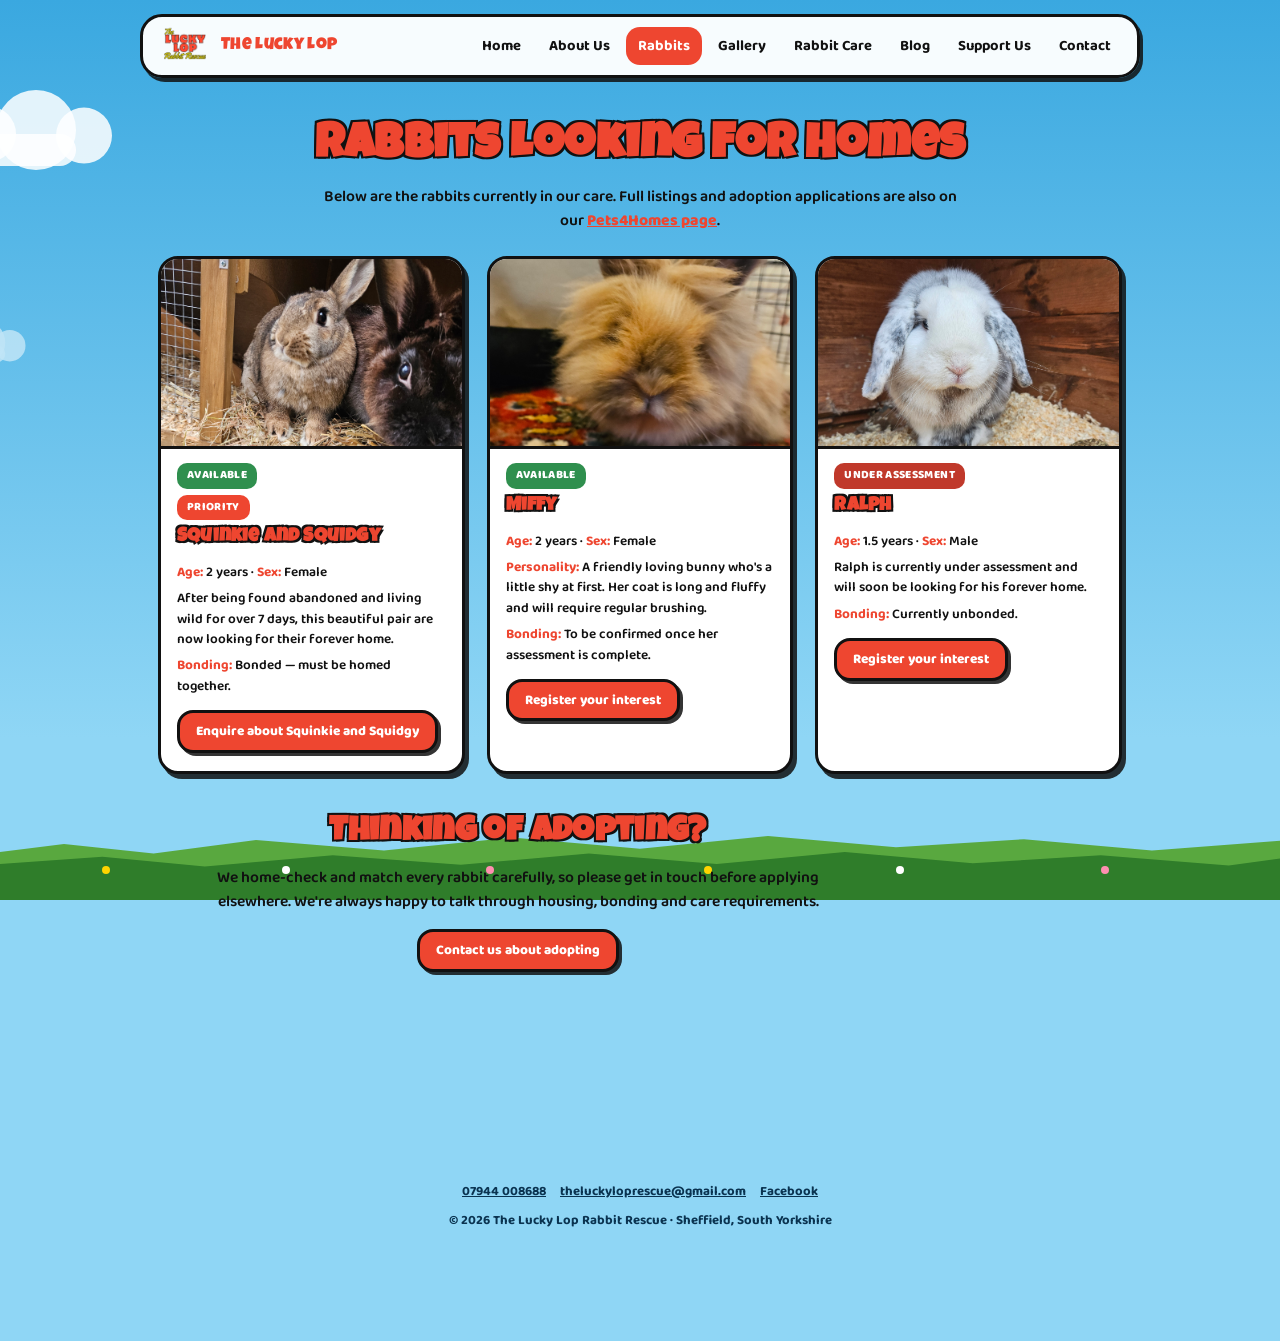
<file: rabbits.html>
<!DOCTYPE html>
<html lang="en-GB">
<head>
<meta charset="UTF-8">
<meta name="viewport" content="width=device-width, initial-scale=1.0">
<title>Rabbits Looking For Homes | The Lucky Lop Rabbit Rescue</title>
<meta name="description" content="Meet the rabbits currently in the care of The Lucky Lop Rabbit Rescue, Sheffield, and find out how to adopt.">
<link rel="icon" href="images/logo.png">
<link rel="preconnect" href="https://fonts.googleapis.com">
<link rel="preconnect" href="https://fonts.gstatic.com" crossorigin>
<link href="https://fonts.googleapis.com/css2?family=Luckiest+Guy&family=Permanent+Marker&family=Baloo+2:wght@500;600;700;800&display=swap" rel="stylesheet">
<link rel="stylesheet" href="css/style.css">
</head>
<body>

<div class="cloud c1"><div class="puff"></div><div class="puff"></div><div class="puff"></div><div class="puff"></div></div>
<div class="cloud c2"><div class="puff"></div><div class="puff"></div><div class="puff"></div><div class="puff"></div></div>
<div class="cloud c3"><div class="puff"></div><div class="puff"></div><div class="puff"></div><div class="puff"></div></div>

<header class="site-header">
  <div class="nav-wrap">
    <a href="index.html" class="nav-brand">
      <img src="images/logo.png" alt="The Lucky Lop Rabbit Rescue logo">
      <span>The Lucky Lop</span>
    </a>
    <button class="nav-toggle" aria-label="Toggle menu" aria-expanded="false" aria-controls="site-nav">
      <span></span><span></span><span></span>
    </button>
    <nav id="site-nav" class="site-nav" aria-label="Main navigation">
      <a href="index.html">Home</a>
      <a href="about.html">About Us</a>
      <a href="rabbits.html" class="current">Rabbits</a>
      <a href="gallery.html">Gallery</a>
      <a href="rabbit-care.html">Rabbit Care</a>
      <a href="blog.html">Blog</a>
      <a href="support.html">Support Us</a>
      <a href="contact.html">Contact</a>
    </nav>
  </div>
</header>

<main class="page-wrap">

  <h1 class="comic-heading fade-in" style="margin-top:28px;">Rabbits Looking For Homes</h1>
  <p class="section-text narrow" style="text-align:center; margin-bottom:10px;">
    Below are the rabbits currently in our care. Full listings and adoption applications are also on our
    <a href="https://www.pets4homes.co.uk//breeder/the-lucky-lop-rabbit-rescue-3e740dde-a907-4ed1-9756-8e5b2ba4fdf7/" target="_blank" rel="noopener" style="font-weight:800; color:var(--red);">Pets4Homes page</a>.
  </p>

  <!--
    ============================================================
    EDIT THIS SECTION: Rabbit cards
    To add a new rabbit, copy one whole <div class="card">...</div>
    block (including the outer comment lines if you like) and
    change the details inside it. To remove a rabbit, delete
    their whole card block.

    Status options — just change the class AND the text:
      status-available    Available
      status-reserved     Reserved
      status-adopted      Adopted
      status-unavailable  Not currently available
    ============================================================
  -->
  <div class="grid cols-3">

    <div class="card">
      <img src="images/rabbits/Sandq.jpg" alt="Photo of Squinkie and Squidgy">
      <div class="card-body">
        <span class="status-tag status-available">Available</span>
        <span class="status-tag" style="background:var(--red); color:#fff;">Priority</span>
        <h3 class="comic-heading" style="font-size:1.2rem;">Squinkie and Squidgy</h3>
        <p class="rabbit-facts"><b>Age:</b> 2 years &middot; <b>Sex:</b> Female</p>
        <p class="rabbit-facts">After being found abandoned and living wild for over 7 days, this beautiful pair are now looking for their forever home.</p>
        <p class="rabbit-facts"><b>Bonding:</b> Bonded — must be homed together.</p>
        <p style="margin-top:8px;">
          <a href="contact.html" class="btn-small">Enquire about Squinkie and Squidgy</a>
        </p>
      </div>
    </div>

    <div class="card">
      <img src="images/rabbits/Miffer.jpg" alt="Photo of Miffy the rabbit">
      <div class="card-body">
        <span class="status-tag status-available">Available</span>
        <h3 class="comic-heading" style="font-size:1.2rem;">Miffy</h3>
        <p class="rabbit-facts"><b>Age:</b> 2 years &middot; <b>Sex:</b> Female</p>
        <p class="rabbit-facts"><b>Personality:</b> A friendly loving bunny who's a little shy at first. Her coat is long and fluffy and will require regular brushing.</p>
        <p class="rabbit-facts"><b>Bonding:</b> To be confirmed once her assessment is complete.</p>
        <p style="margin-top:8px;">
          <a href="contact.html" class="btn-small">Register your interest</a>
        </p>
      </div>
    </div>

    <div class="card">
      <img src="images/rabbits/Ralph1.jpg" alt="Photo of Ralph the rabbit">
      <div class="card-body">
        <span class="status-tag status-unavailable">Under assessment</span>
        <h3 class="comic-heading" style="font-size:1.2rem;">Ralph</h3>
        <p class="rabbit-facts"><b>Age:</b> 1.5 years &middot; <b>Sex:</b> Male</p>
        <p class="rabbit-facts">Ralph is currently under assessment and will soon be looking for his forever home.</p>
        <p class="rabbit-facts"><b>Bonding:</b> Currently unbonded.</p>
        <p style="margin-top:8px;">
          <a href="contact.html" class="btn-small">Register your interest</a>
        </p>
      </div>
    </div>

  </div>
  <!-- END EDIT THIS SECTION -->

  <section class="section narrow">
    <h2 class="comic-heading">Thinking of Adopting?</h2>
    <p class="section-text">
      We home-check and match every rabbit carefully, so please get in touch before applying elsewhere. We're always happy to talk through housing, bonding and care requirements.
    </p>
    <p style="margin-top:16px;">
      <a href="contact.html" class="btn-small">Contact us about adopting</a>
    </p>
  </section>

</main>

<footer class="site-footer">
  <div class="footer-links">
    <a href="tel:+447944008688">07944 008688</a>
    <a href="mailto:theluckyloprescue@gmail.com">theluckyloprescue@gmail.com</a>
    <a href="https://www.facebook.com/share/1EvQWjbq1e/" target="_blank" rel="noopener">Facebook</a>
  </div>
  <p>&copy; <span id="year"></span> The Lucky Lop Rabbit Rescue &middot; Sheffield, South Yorkshire</p>
</footer>

<div class="grass" aria-hidden="true">
  <div class="flower" style="left:8%; background:#ffd400;"></div>
  <div class="flower" style="left:22%; background:#ffffff;"></div>
  <div class="flower" style="left:38%; background:#ff8fb0;"></div>
  <div class="flower" style="left:55%; background:#ffd400;"></div>
  <div class="flower" style="left:70%; background:#ffffff;"></div>
  <div class="flower" style="left:86%; background:#ff8fb0;"></div>
</div>

<script src="js/main.js"></script>
</body>
</html>
</file>
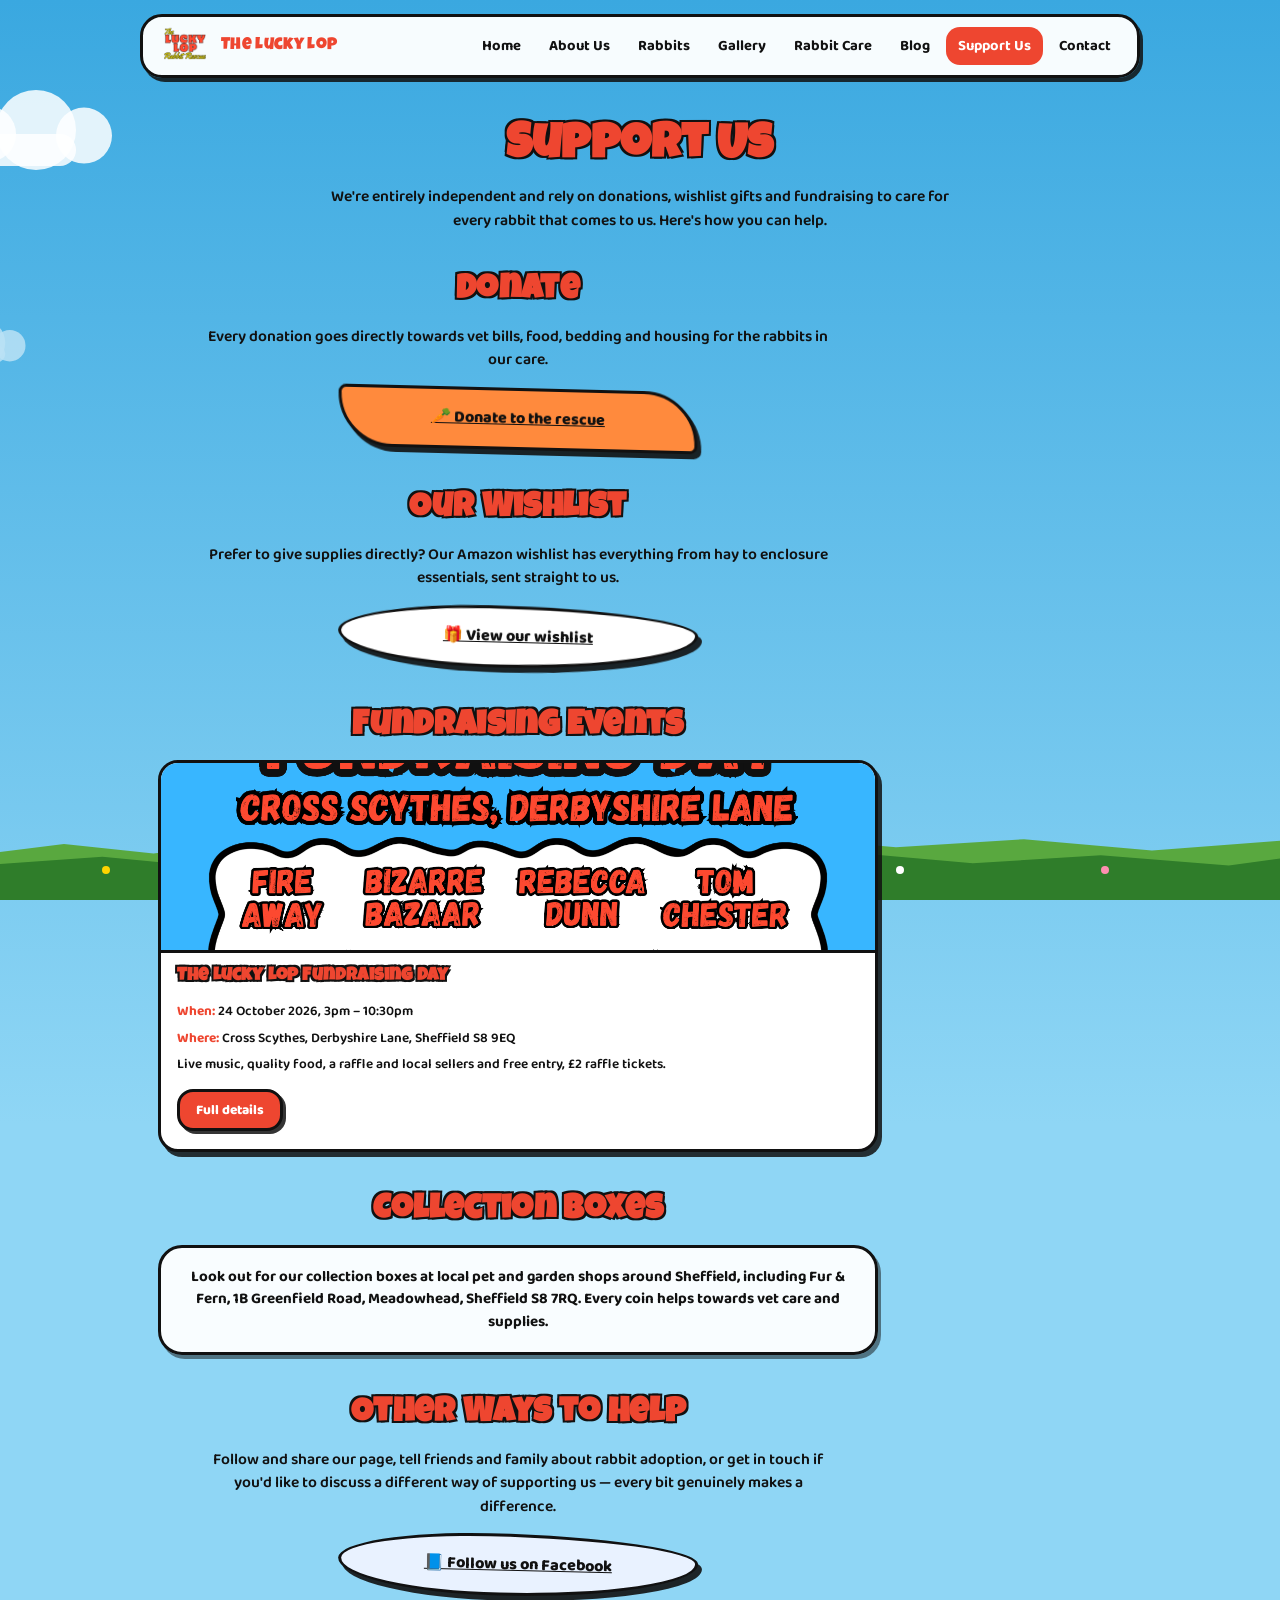
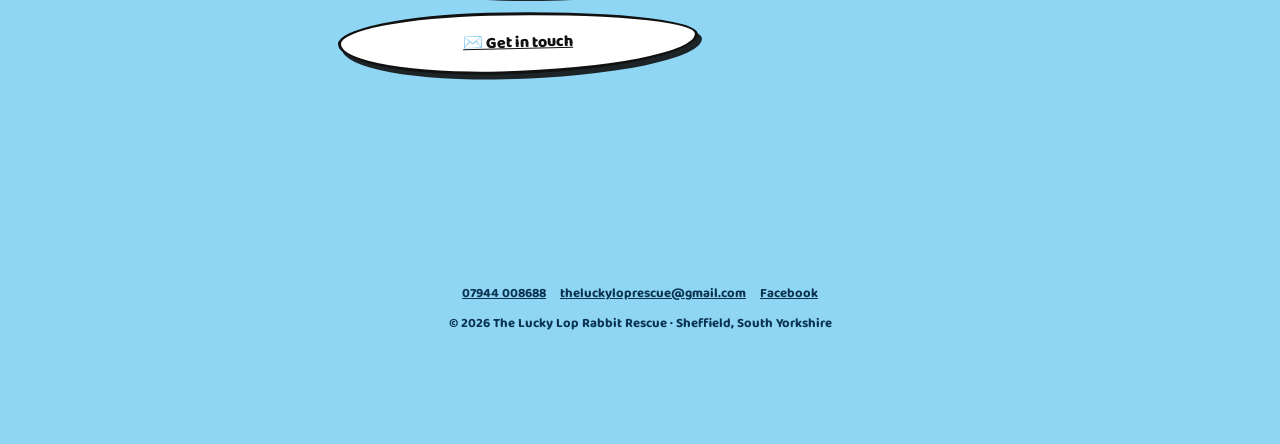
<file: support.html>
<!DOCTYPE html>
<html lang="en-GB">
<head>
<meta charset="UTF-8">
<meta name="viewport" content="width=device-width, initial-scale=1.0">
<title>Support Us | The Lucky Lop Rabbit Rescue</title>
<meta name="description" content="Ways to support The Lucky Lop Rabbit Rescue: donations, our wishlist, fundraising events, collection boxes and more.">
<link rel="icon" href="images/logo.png">
<link rel="preconnect" href="https://fonts.googleapis.com">
<link rel="preconnect" href="https://fonts.gstatic.com" crossorigin>
<link href="https://fonts.googleapis.com/css2?family=Luckiest+Guy&family=Permanent+Marker&family=Baloo+2:wght@500;600;700;800&display=swap" rel="stylesheet">
<link rel="stylesheet" href="css/style.css">
</head>
<body>

<div class="cloud c1"><div class="puff"></div><div class="puff"></div><div class="puff"></div><div class="puff"></div></div>
<div class="cloud c2"><div class="puff"></div><div class="puff"></div><div class="puff"></div><div class="puff"></div></div>
<div class="cloud c3"><div class="puff"></div><div class="puff"></div><div class="puff"></div><div class="puff"></div></div>

<header class="site-header">
  <div class="nav-wrap">
    <a href="index.html" class="nav-brand">
      <img src="images/logo.png" alt="The Lucky Lop Rabbit Rescue logo">
      <span>The Lucky Lop</span>
    </a>
    <button class="nav-toggle" aria-label="Toggle menu" aria-expanded="false" aria-controls="site-nav">
      <span></span><span></span><span></span>
    </button>
    <nav id="site-nav" class="site-nav" aria-label="Main navigation">
      <a href="index.html">Home</a>
      <a href="about.html">About Us</a>
      <a href="rabbits.html">Rabbits</a>
      <a href="gallery.html">Gallery</a>
      <a href="rabbit-care.html">Rabbit Care</a>
      <a href="blog.html">Blog</a>
      <a href="support.html" class="current">Support Us</a>
      <a href="contact.html">Contact</a>
    </nav>
  </div>
</header>

<main class="page-wrap">

  <h1 class="comic-heading fade-in" style="margin-top:28px;">Support Us</h1>
  <p class="section-text narrow" style="text-align:center;">
    We're entirely independent and rely on donations, wishlist gifts and fundraising to care for every rabbit that comes to us. Here's how you can help.
  </p>

  <section class="section narrow">
    <h2 class="comic-heading">Donate</h2>
    <p class="section-text">Every donation goes directly towards vet bills, food, bedding and housing for the rabbits in our care.</p>
    <div class="links" style="max-width:360px; margin:16px auto;">
      <a href="https://donate.stripe.com/4gMbJ13zq7YRgp74u54wM00" target="_blank" rel="noopener"><div class="bubble carrot">Donate to the rescue</div></a>
    </div>
  </section>

  <section class="section narrow">
    <h2 class="comic-heading">Our Wishlist</h2>
    <p class="section-text">Prefer to give supplies directly? Our Amazon wishlist has everything from hay to enclosure essentials, sent straight to us.</p>
    <div class="links" style="max-width:360px; margin:16px auto;">
      <a href="https://www.amazon.co.uk/hz/wishlist/ls/2R2NPPCBCPFDR?ref_=wl_share" target="_blank" rel="noopener"><div class="bubble">🎁 View our wishlist</div></a>
    </div>
  </section>

  <!-- EDIT THIS SECTION: update with your current/upcoming fundraising events -->
  <section class="section narrow">
    <h2 class="comic-heading">Fundraising Events</h2>
    <div class="card" style="text-align:left;">
      <img src="images/blog/oct24port.png" alt="The Lucky Lop Fundraising Day poster">
      <div class="card-body">
        <h3 class="comic-heading" style="font-size:1.1rem;">The Lucky Lop Fundraising Day</h3>
        <p class="rabbit-facts"><b>When:</b> 24 October 2026, 3pm – 10:30pm</p>
        <p class="rabbit-facts"><b>Where:</b> Cross Scythes, Derbyshire Lane, Sheffield S8 9EQ</p>
        <p class="rabbit-facts">Live music, quality food, a raffle and local sellers and free entry, £2 raffle tickets.</p>
        <p style="margin-top:8px;">
          <a href="blog/fundraising-day-cross-scythes.html" class="btn-small">Full details</a>
        </p>
      </div>
    </div>
  </section>
  <!-- END EDIT THIS SECTION -->

  <!-- EDIT THIS SECTION: update with your collection box locations -->
  <section class="section narrow">
    <h2 class="comic-heading">Collection Boxes</h2>
    <p class="panel">
      Look out for our collection boxes at local pet and garden shops around Sheffield, including Fur &amp; Fern, 1B Greenfield Road, Meadowhead, Sheffield S8 7RQ. Every coin helps towards vet care and supplies.
    </p>
  </section>
  <!-- END EDIT THIS SECTION -->

  <section class="section narrow">
    <h2 class="comic-heading">Other Ways to Help</h2>
    <p class="section-text">
      Follow and share our page, tell friends and family about rabbit adoption, or get in touch if you'd like to discuss a different way of supporting us — every bit genuinely makes a difference.
    </p>
    <div class="links" style="max-width:360px; margin:16px auto;">
      <a href="https://www.facebook.com/share/1EvQWjbq1e/" target="_blank" rel="noopener"><div class="bubble facebook">📘 Follow us on Facebook</div></a>
      <a href="contact.html"><div class="bubble">✉️ Get in touch</div></a>
    </div>
  </section>

</main>

<footer class="site-footer">
  <div class="footer-links">
    <a href="tel:+447944008688">07944 008688</a>
    <a href="mailto:theluckyloprescue@gmail.com">theluckyloprescue@gmail.com</a>
    <a href="https://www.facebook.com/share/1EvQWjbq1e/" target="_blank" rel="noopener">Facebook</a>
  </div>
  <p>&copy; <span id="year"></span> The Lucky Lop Rabbit Rescue &middot; Sheffield, South Yorkshire</p>
</footer>

<div class="grass" aria-hidden="true">
  <div class="flower" style="left:8%; background:#ffd400;"></div>
  <div class="flower" style="left:22%; background:#ffffff;"></div>
  <div class="flower" style="left:38%; background:#ff8fb0;"></div>
  <div class="flower" style="left:55%; background:#ffd400;"></div>
  <div class="flower" style="left:70%; background:#ffffff;"></div>
  <div class="flower" style="left:86%; background:#ff8fb0;"></div>
</div>

<script src="js/main.js"></script>
</body>
</html>
</file>
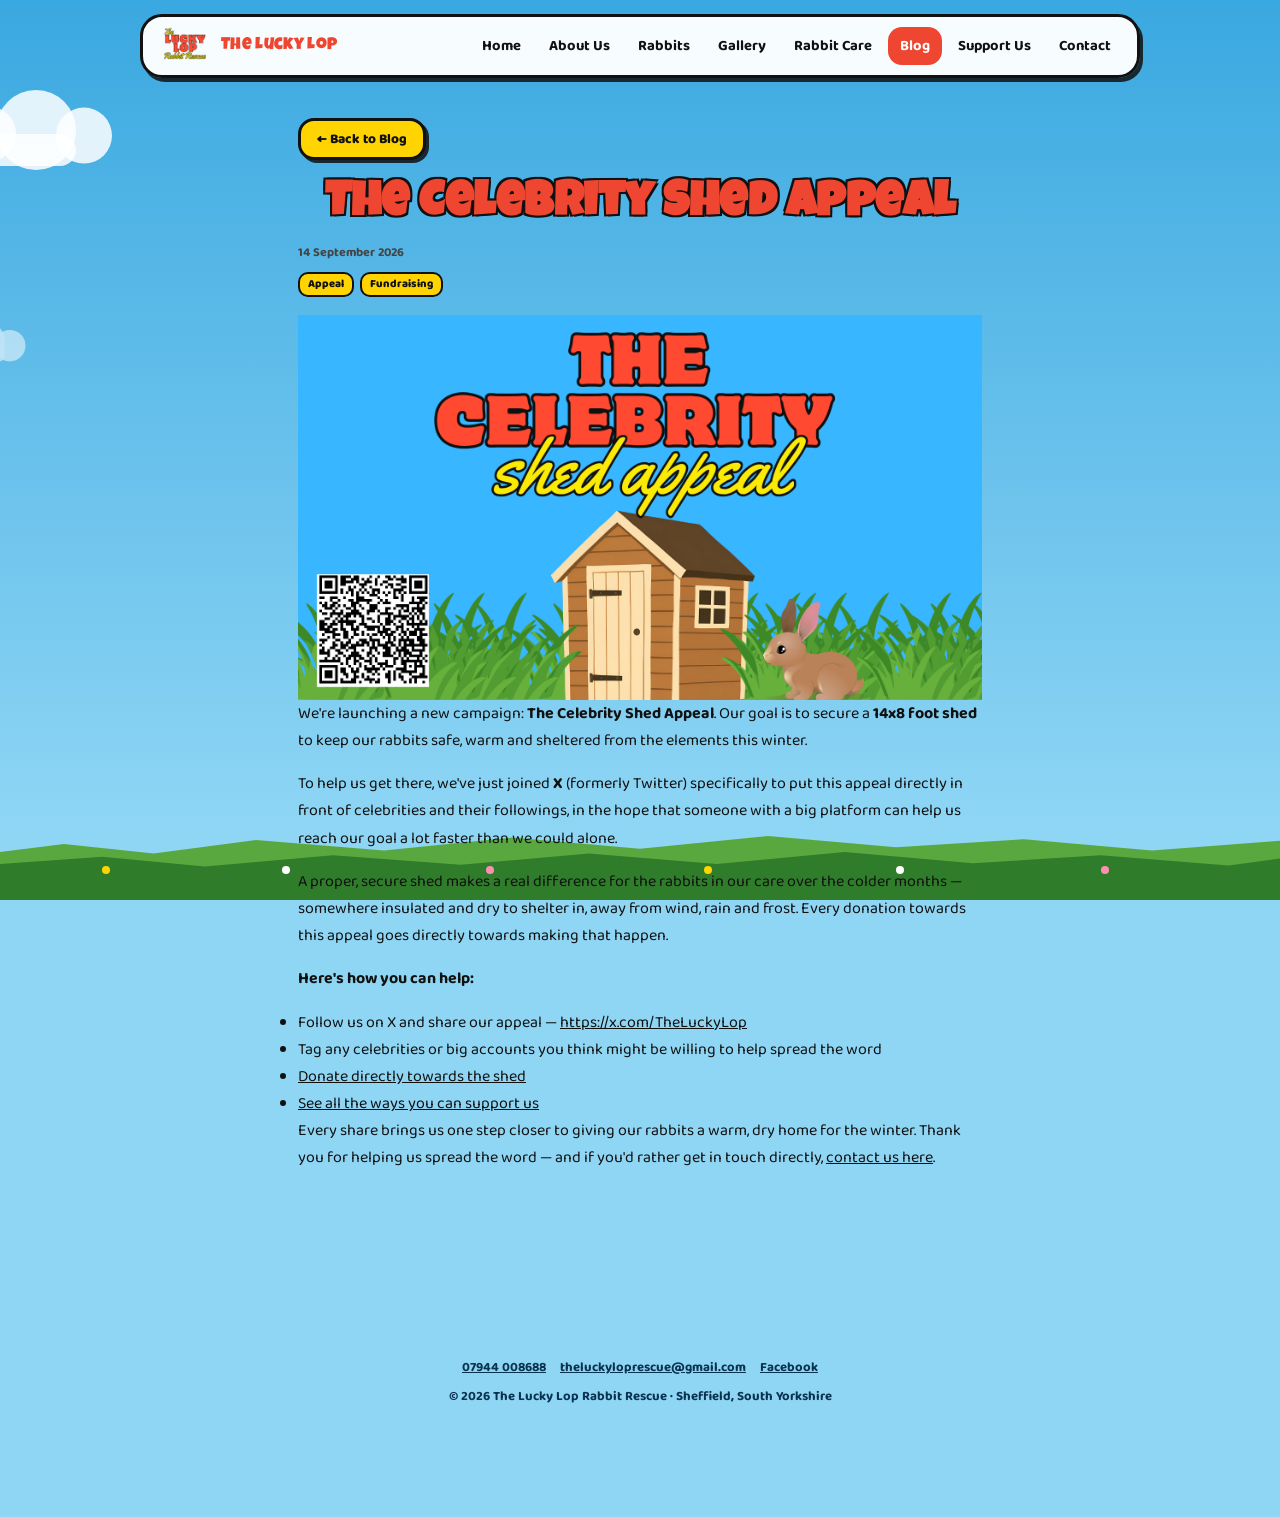
<file: blog/celebrity-shed-appeal.html>
<!DOCTYPE html>
<html lang="en-GB">
<head>
<meta charset="UTF-8">
<meta name="viewport" content="width=device-width, initial-scale=1.0">
<title>The Celebrity Shed Appeal | Blog</title>
<meta name="description" content="The Lucky Lop's Celebrity Shed Appeal: help us secure a 14x8 foot shed to keep our rabbits safe from the elements this winter.">
<link rel="icon" href="../images/logo.png">
<link rel="preconnect" href="https://fonts.googleapis.com">
<link rel="preconnect" href="https://fonts.gstatic.com" crossorigin>
<link href="https://fonts.googleapis.com/css2?family=Luckiest+Guy&family=Permanent+Marker&family=Baloo+2:wght@500;600;700;800&display=swap" rel="stylesheet">
<link rel="stylesheet" href="../css/style.css">
</head>
<body>

<div class="cloud c1"><div class="puff"></div><div class="puff"></div><div class="puff"></div><div class="puff"></div></div>
<div class="cloud c2"><div class="puff"></div><div class="puff"></div><div class="puff"></div><div class="puff"></div></div>
<div class="cloud c3"><div class="puff"></div><div class="puff"></div><div class="puff"></div><div class="puff"></div></div>

<header class="site-header">
  <div class="nav-wrap">
    <a href="../index.html" class="nav-brand">
      <img src="../images/logo.png" alt="The Lucky Lop Rabbit Rescue logo">
      <span>The Lucky Lop</span>
    </a>
    <button class="nav-toggle" aria-label="Toggle menu" aria-expanded="false" aria-controls="site-nav">
      <span></span><span></span><span></span>
    </button>
    <nav id="site-nav" class="site-nav" aria-label="Main navigation">
      <a href="../index.html">Home</a>
      <a href="../about.html">About Us</a>
      <a href="../rabbits.html">Rabbits</a>
      <a href="../gallery.html">Gallery</a>
      <a href="../rabbit-care.html">Rabbit Care</a>
      <a href="../blog.html" class="current">Blog</a>
      <a href="../support.html">Support Us</a>
      <a href="../contact.html">Contact</a>
    </nav>
  </div>
</header>

<main class="page-wrap narrow">

  <p style="margin-top:26px;"><a href="../blog.html" class="btn-small alt">&larr; Back to Blog</a></p>

  <!-- EDIT THIS SECTION: this whole post -->
  <article class="fade-in" style="margin-top:18px;">
    <h1 class="comic-heading">The Celebrity Shed Appeal</h1>
    <p class="post-meta">14 September 2026</p>
    <div class="tag-list" style="margin:10px 0 18px;"><span class="tag">Appeal</span><span class="tag">Fundraising</span></div>

    <!-- Save your uploaded flyer image into images/blog/ and point this at it, e.g. images/blog/celebrity-shed-appeal.png -->
    <img src="../images/blog/celebshed.png" alt="The Celebrity Shed Appeal — help us secure a 14x8 foot shed for our rabbits">

    <div class="post-content">
      <p>We're launching a new campaign: <strong>The Celebrity Shed Appeal</strong>. Our goal is to secure a <strong>14x8 foot shed</strong> to keep our rabbits safe, warm and sheltered from the elements this winter.</p>

      <p>To help us get there, we've just joined <strong>X</strong> (formerly Twitter) specifically to put this appeal directly in front of celebrities and their followings, in the hope that someone with a big platform can help us reach our goal a lot faster than we could alone.</p>

      <p>A proper, secure shed makes a real difference for the rabbits in our care over the colder months — somewhere insulated and dry to shelter in, away from wind, rain and frost. Every donation towards this appeal goes directly towards making that happen.</p>

      <p><strong>Here's how you can help:</strong></p>
      <ul>
        <li>Follow us on X and share our appeal — <a href="#" target="_blank" rel="noopener">https://x.com/TheLuckyLop</a></li>
        <li>Tag any celebrities or big accounts you think might be willing to help spread the word</li>
        <li><a href="https://donate.stripe.com/4gMbJ13zq7YRgp74u54wM00" target="_blank" rel="noopener">Donate directly towards the shed</a></li>
        <li><a href="../support.html">See all the ways you can support us</a></li>
      </ul>

      <p>Every share brings us one step closer to giving our rabbits a warm, dry home for the winter. Thank you for helping us spread the word — and if you'd rather get in touch directly, <a href="../contact.html">contact us here</a>.</p>
    </div>
  </article>
  <!-- END EDIT THIS SECTION -->

</main>

<footer class="site-footer">
  <div class="footer-links">
    <a href="tel:+447944008688">07944 008688</a>
    <a href="mailto:theluckyloprescue@gmail.com">theluckyloprescue@gmail.com</a>
    <a href="https://www.facebook.com/share/1EvQWjbq1e/" target="_blank" rel="noopener">Facebook</a>
  </div>
  <p>&copy; <span id="year"></span> The Lucky Lop Rabbit Rescue &middot; Sheffield, South Yorkshire</p>
</footer>

<div class="grass" aria-hidden="true">
  <div class="flower" style="left:8%; background:#ffd400;"></div>
  <div class="flower" style="left:22%; background:#ffffff;"></div>
  <div class="flower" style="left:38%; background:#ff8fb0;"></div>
  <div class="flower" style="left:55%; background:#ffd400;"></div>
  <div class="flower" style="left:70%; background:#ffffff;"></div>
  <div class="flower" style="left:86%; background:#ff8fb0;"></div>
</div>

<script src="../js/main.js"></script>
</body>
</html>
</file>
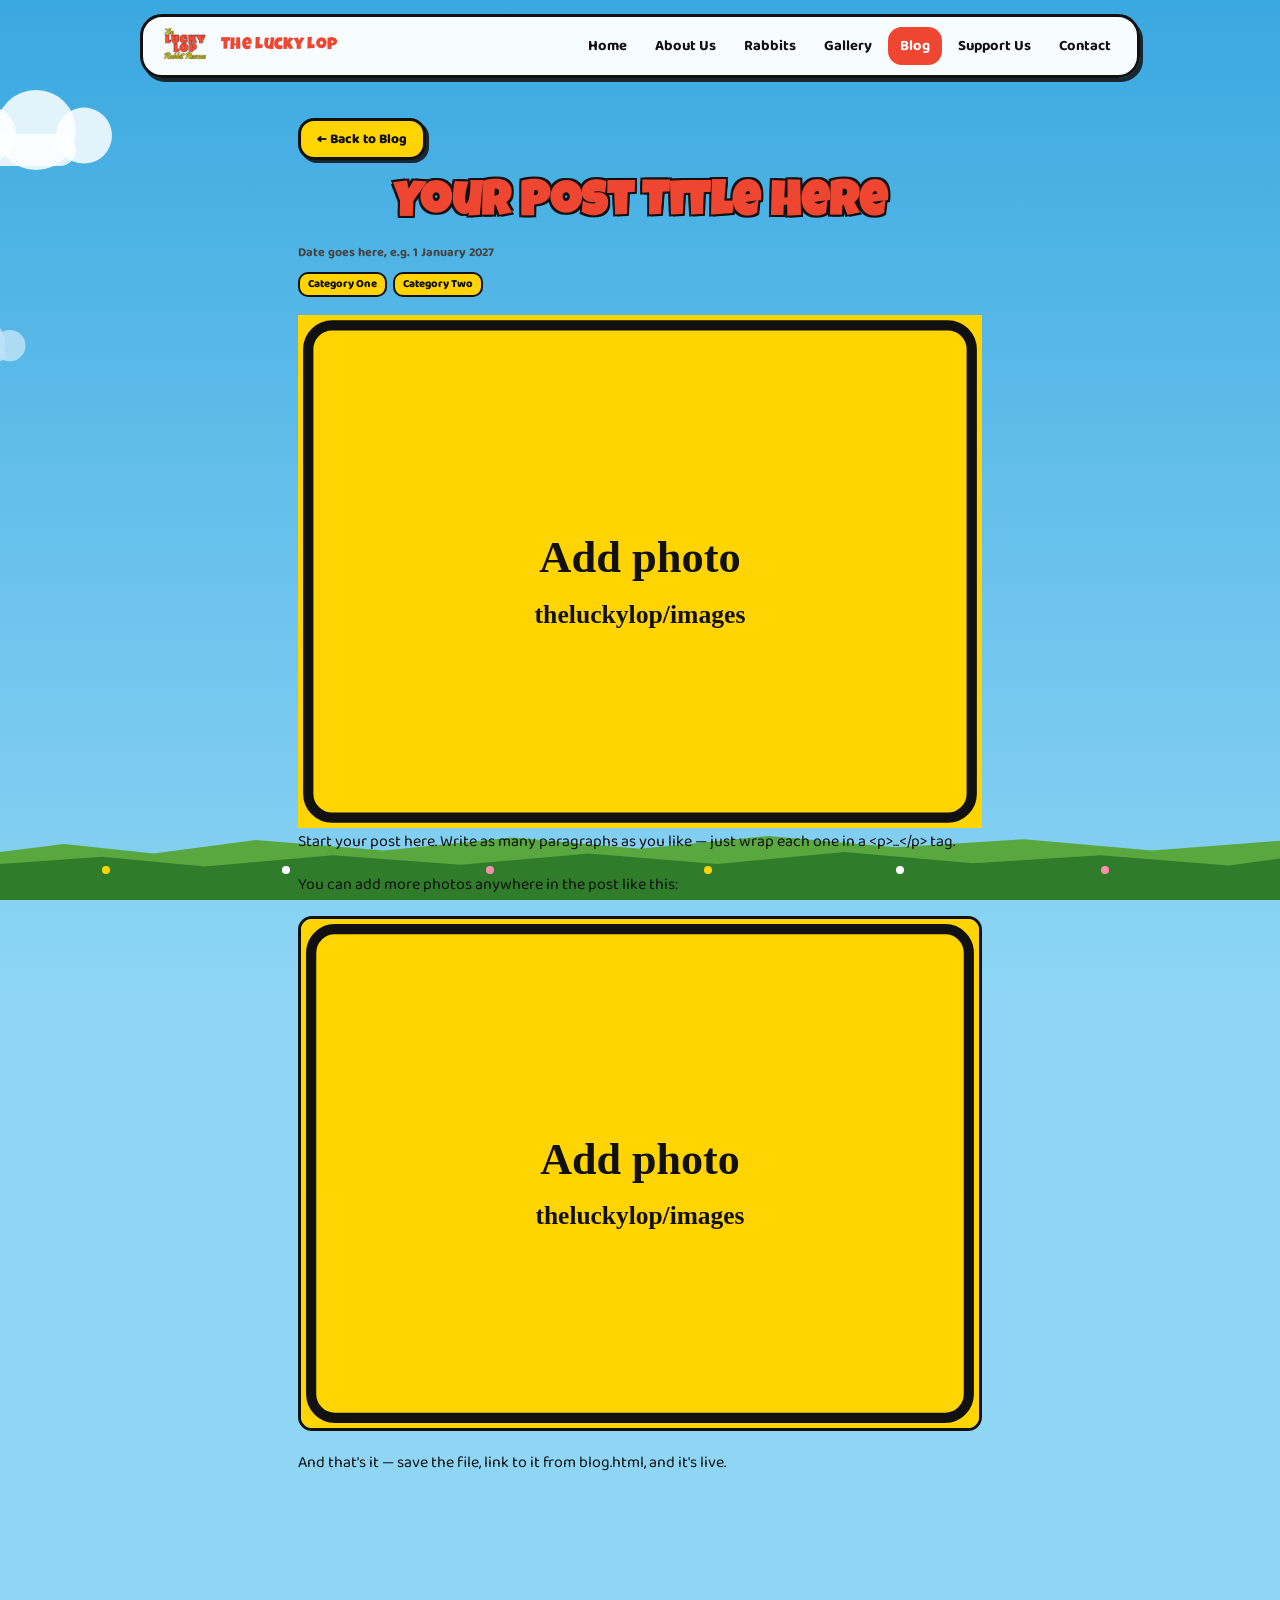
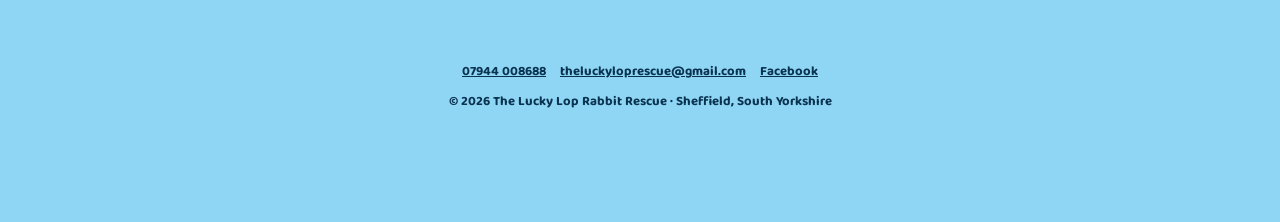
<file: blog/example-post-template.html>
<!DOCTYPE html>
<html lang="en-GB">
<head>
<meta charset="UTF-8">
<meta name="viewport" content="width=device-width, initial-scale=1.0">
<!-- EDIT: change the page title below -->
<title>Your Post Title Here | Blog</title>
<meta name="description" content="A short one-sentence description of your post, for search engines.">
<link rel="icon" href="../images/logo.png">
<link rel="preconnect" href="https://fonts.googleapis.com">
<link rel="preconnect" href="https://fonts.gstatic.com" crossorigin>
<link href="https://fonts.googleapis.com/css2?family=Luckiest+Guy&family=Permanent+Marker&family=Baloo+2:wght@500;600;700;800&display=swap" rel="stylesheet">
<link rel="stylesheet" href="../css/style.css">
</head>
<body>

<div class="cloud c1"><div class="puff"></div><div class="puff"></div><div class="puff"></div><div class="puff"></div></div>
<div class="cloud c2"><div class="puff"></div><div class="puff"></div><div class="puff"></div><div class="puff"></div></div>
<div class="cloud c3"><div class="puff"></div><div class="puff"></div><div class="puff"></div><div class="puff"></div></div>

<header class="site-header">
  <div class="nav-wrap">
    <a href="../index.html" class="nav-brand">
      <img src="../images/logo.png" alt="The Lucky Lop Rabbit Rescue logo">
      <span>The Lucky Lop</span>
    </a>
    <button class="nav-toggle" aria-label="Toggle menu" aria-expanded="false" aria-controls="site-nav">
      <span></span><span></span><span></span>
    </button>
    <nav id="site-nav" class="site-nav" aria-label="Main navigation">
      <a href="../index.html">Home</a>
      <a href="../about.html">About Us</a>
      <a href="../rabbits.html">Rabbits</a>
      <a href="../gallery.html">Gallery</a>
      <a href="../blog.html" class="current">Blog</a>
      <a href="../support.html">Support Us</a>
      <a href="../contact.html">Contact</a>
    </nav>
  </div>
</header>

<main class="page-wrap narrow">

  <p style="margin-top:26px;"><a href="../blog.html" class="btn-small alt">&larr; Back to Blog</a></p>

  <!--
    ============================================================
    HOW TO USE THIS TEMPLATE

    1. Save a copy of this file with a new name, e.g.
       blog/my-new-post-title.html (use hyphens, no spaces).
    2. Change the <title> tag above.
    3. Fill in the heading, date, tags and content below.
    4. Add a matching card to blog.html linking to your new file.
    ============================================================
  -->
  <article class="fade-in" style="margin-top:18px;">
    <h1 class="comic-heading">Your Post Title Here</h1>
    <p class="post-meta">Date goes here, e.g. 1 January 2027</p>
    <div class="tag-list" style="margin:10px 0 18px;">
      <span class="tag">Category One</span>
      <span class="tag">Category Two</span>
    </div>

    <!-- Main image: replace with your own file in images/blog/ -->
    <img src="../images/placeholder.svg" alt="Describe this image">

    <div class="post-content">
      <p>Start your post here. Write as many paragraphs as you like — just wrap each one in a &lt;p&gt;...&lt;/p&gt; tag.</p>

      <p>You can add more photos anywhere in the post like this:</p>
      <img src="../images/placeholder.svg" alt="Describe this additional image">

      <p>And that's it — save the file, link to it from blog.html, and it's live.</p>
    </div>
  </article>

</main>

<footer class="site-footer">
  <div class="footer-links">
    <a href="tel:+447944008688">07944 008688</a>
    <a href="mailto:theluckyloprescue@gmail.com">theluckyloprescue@gmail.com</a>
    <a href="https://www.facebook.com/share/1EvQWjbq1e/" target="_blank" rel="noopener">Facebook</a>
  </div>
  <p>&copy; <span id="year"></span> The Lucky Lop Rabbit Rescue &middot; Sheffield, South Yorkshire</p>
</footer>

<div class="grass" aria-hidden="true">
  <div class="flower" style="left:8%; background:#ffd400;"></div>
  <div class="flower" style="left:22%; background:#ffffff;"></div>
  <div class="flower" style="left:38%; background:#ff8fb0;"></div>
  <div class="flower" style="left:55%; background:#ffd400;"></div>
  <div class="flower" style="left:70%; background:#ffffff;"></div>
  <div class="flower" style="left:86%; background:#ff8fb0;"></div>
</div>

<script src="../js/main.js"></script>
</body>
</html>
</file>
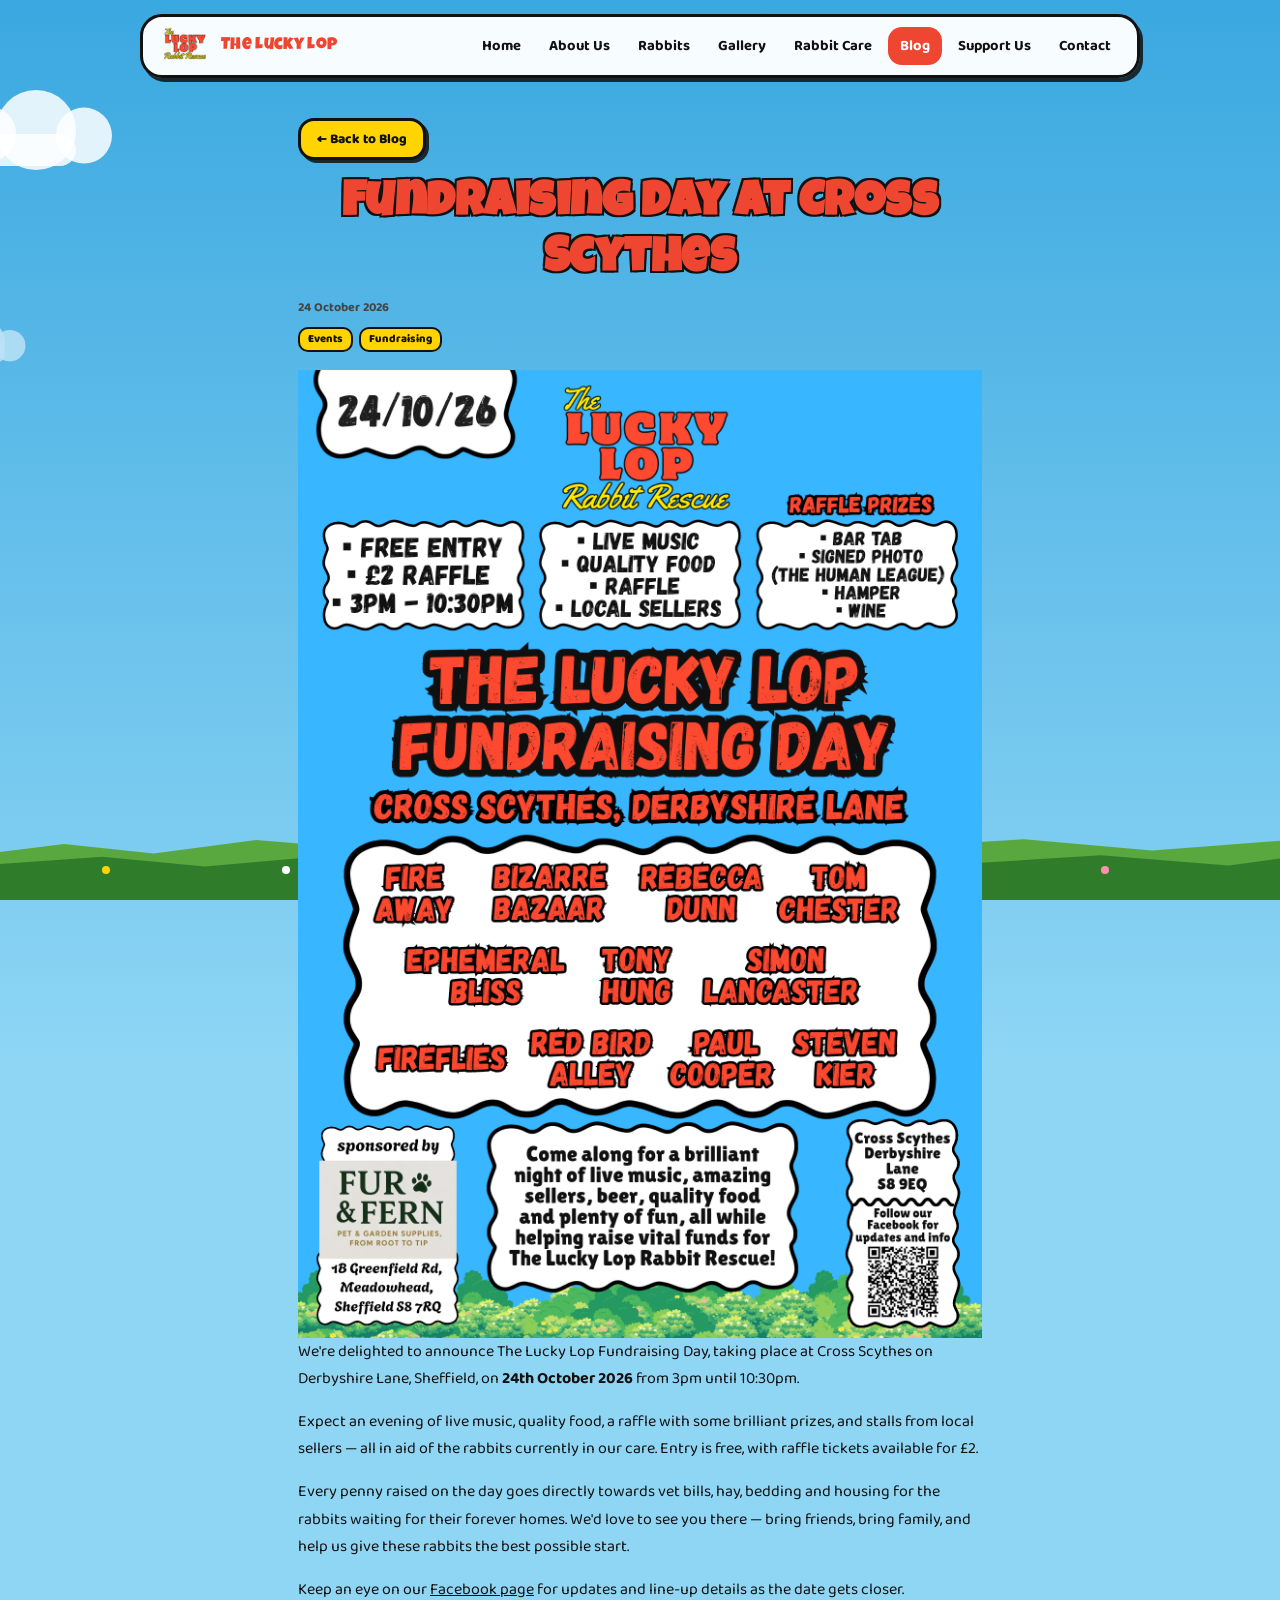
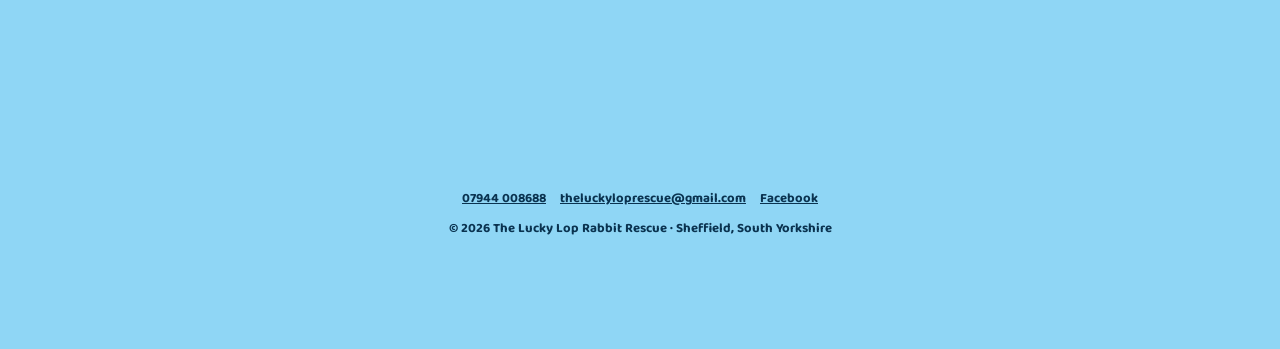
<file: blog/fundraising-day-cross-scythes.html>
<!DOCTYPE html>
<html lang="en-GB">
<head>
<meta charset="UTF-8">
<meta name="viewport" content="width=device-width, initial-scale=1.0">
<title>Fundraising Day at Cross Scythes | Blog</title>
<meta name="description" content="Join The Lucky Lop for a fundraising day at Cross Scythes, Derbyshire Lane, Sheffield — live music, food, a raffle and local sellers, all in aid of our rescue rabbits.">
<link rel="icon" href="../images/logo.png">
<link rel="preconnect" href="https://fonts.googleapis.com">
<link rel="preconnect" href="https://fonts.gstatic.com" crossorigin>
<link href="https://fonts.googleapis.com/css2?family=Luckiest+Guy&family=Permanent+Marker&family=Baloo+2:wght@500;600;700;800&display=swap" rel="stylesheet">
<link rel="stylesheet" href="../css/style.css">
</head>
<body>

<div class="cloud c1"><div class="puff"></div><div class="puff"></div><div class="puff"></div><div class="puff"></div></div>
<div class="cloud c2"><div class="puff"></div><div class="puff"></div><div class="puff"></div><div class="puff"></div></div>
<div class="cloud c3"><div class="puff"></div><div class="puff"></div><div class="puff"></div><div class="puff"></div></div>

<header class="site-header">
  <div class="nav-wrap">
    <a href="../index.html" class="nav-brand">
      <img src="../images/logo.png" alt="The Lucky Lop Rabbit Rescue logo">
      <span>The Lucky Lop</span>
    </a>
    <button class="nav-toggle" aria-label="Toggle menu" aria-expanded="false" aria-controls="site-nav">
      <span></span><span></span><span></span>
    </button>
    <nav id="site-nav" class="site-nav" aria-label="Main navigation">
      <a href="../index.html">Home</a>
      <a href="../about.html">About Us</a>
      <a href="../rabbits.html">Rabbits</a>
      <a href="../gallery.html">Gallery</a>
      <a href="../rabbit-care.html">Rabbit Care</a>
      <a href="../blog.html" class="current">Blog</a>
      <a href="../support.html">Support Us</a>
      <a href="../contact.html">Contact</a>
    </nav>
  </div>
</header>

<main class="page-wrap narrow">

  <p style="margin-top:26px;"><a href="../blog.html" class="btn-small alt">&larr; Back to Blog</a></p>

  <!-- EDIT THIS SECTION: this whole post -->
  <article class="fade-in" style="margin-top:18px;">
    <h1 class="comic-heading">Fundraising Day at Cross Scythes</h1>
    <p class="post-meta">24 October 2026</p>
    <div class="tag-list" style="margin:10px 0 18px;"><span class="tag">Events</span><span class="tag">Fundraising</span></div>

    <img src="../images/blog/oct24port.png" alt="Fundraising Day at Cross Scythes">

    <div class="post-content">
      <p>We're delighted to announce The Lucky Lop Fundraising Day, taking place at Cross Scythes on Derbyshire Lane, Sheffield, on <strong>24th October 2026</strong> from 3pm until 10:30pm.</p>

      <p>Expect an evening of live music, quality food, a raffle with some brilliant prizes, and stalls from local sellers — all in aid of the rabbits currently in our care. Entry is free, with raffle tickets available for £2.</p>

      <p>Every penny raised on the day goes directly towards vet bills, hay, bedding and housing for the rabbits waiting for their forever homes. We'd love to see you there — bring friends, bring family, and help us give these rabbits the best possible start.</p>

      <p>Keep an eye on our <a href="https://www.facebook.com/share/1EvQWjbq1e/" target="_blank" rel="noopener">Facebook page</a> for updates and line-up details as the date gets closer.</p>
    </div>
  </article>
  <!-- END EDIT THIS SECTION -->

</main>

<footer class="site-footer">
  <div class="footer-links">
    <a href="tel:+447944008688">07944 008688</a>
    <a href="mailto:theluckyloprescue@gmail.com">theluckyloprescue@gmail.com</a>
    <a href="https://www.facebook.com/share/1EvQWjbq1e/" target="_blank" rel="noopener">Facebook</a>
  </div>
  <p>&copy; <span id="year"></span> The Lucky Lop Rabbit Rescue &middot; Sheffield, South Yorkshire</p>
</footer>

<div class="grass" aria-hidden="true">
  <div class="flower" style="left:8%; background:#ffd400;"></div>
  <div class="flower" style="left:22%; background:#ffffff;"></div>
  <div class="flower" style="left:38%; background:#ff8fb0;"></div>
  <div class="flower" style="left:55%; background:#ffd400;"></div>
  <div class="flower" style="left:70%; background:#ffffff;"></div>
  <div class="flower" style="left:86%; background:#ff8fb0;"></div>
</div>

<script src="../js/main.js"></script>
</body>
</html>
</file>
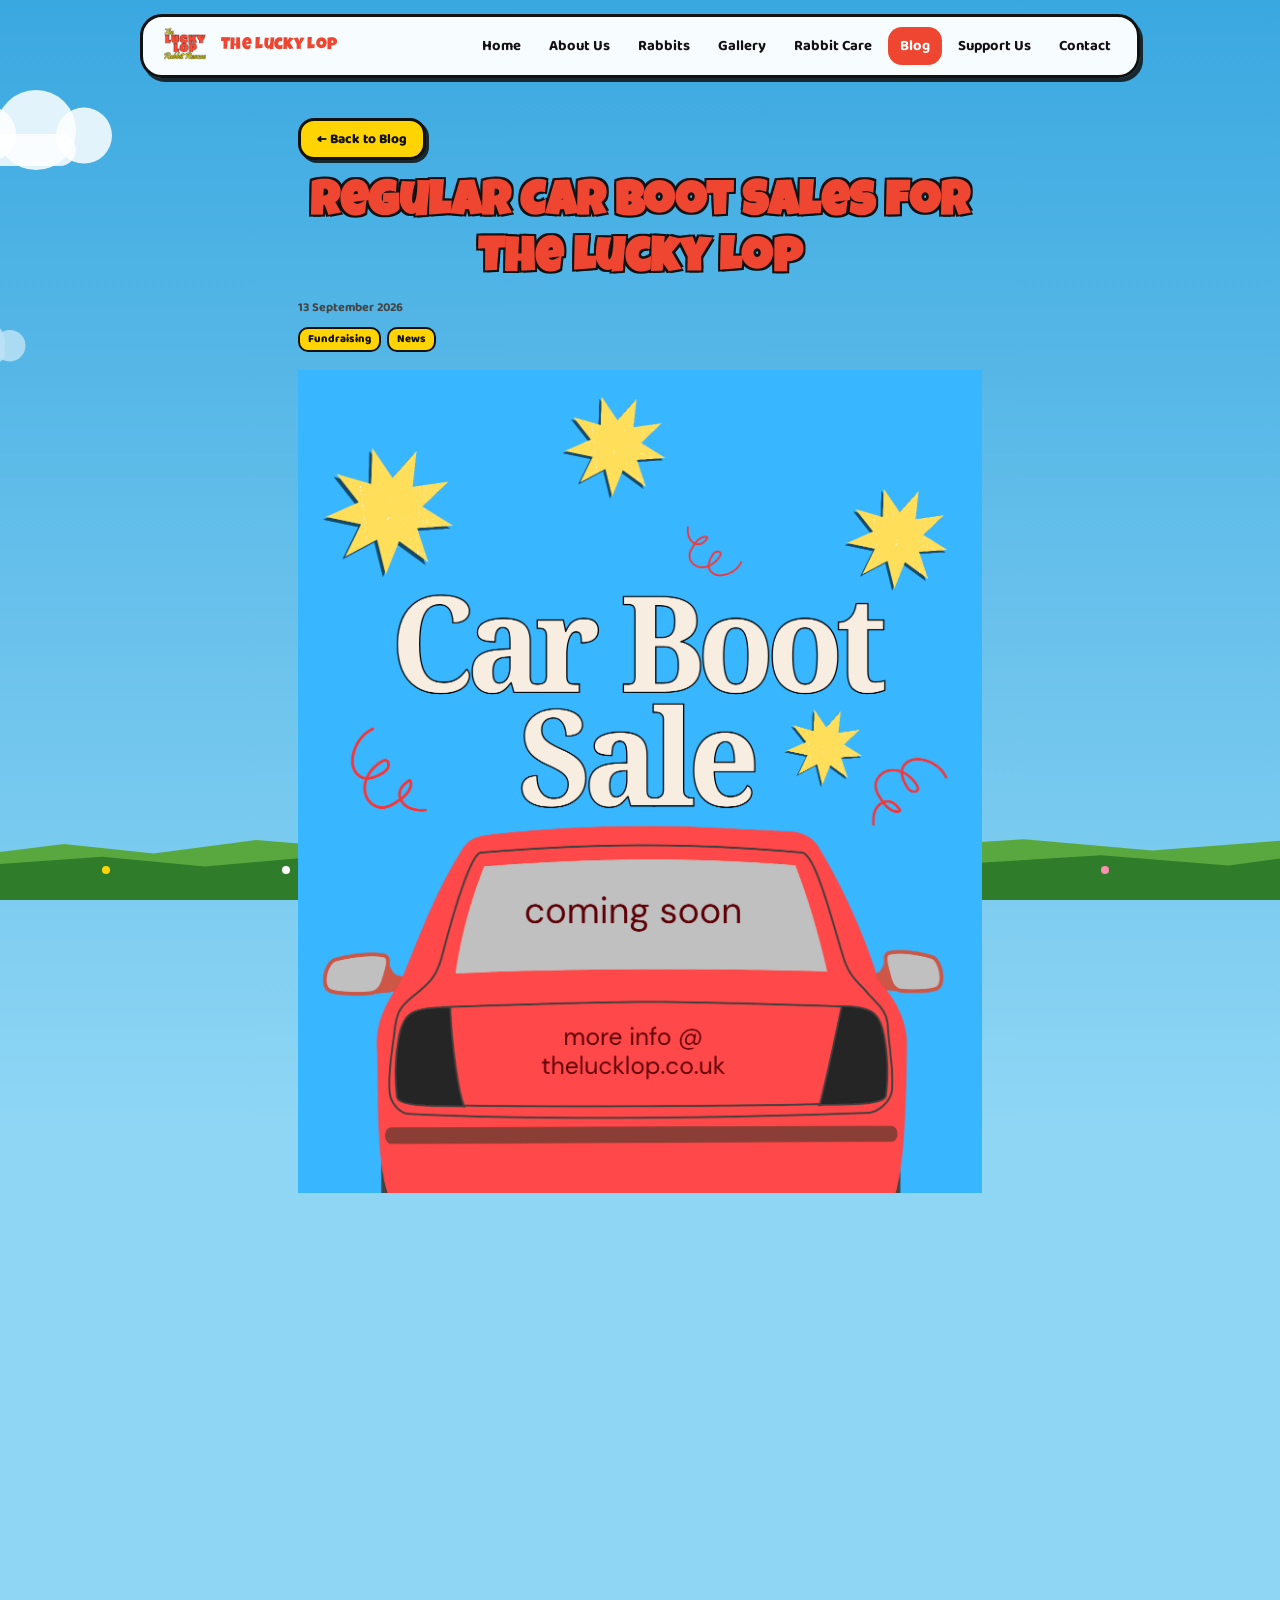
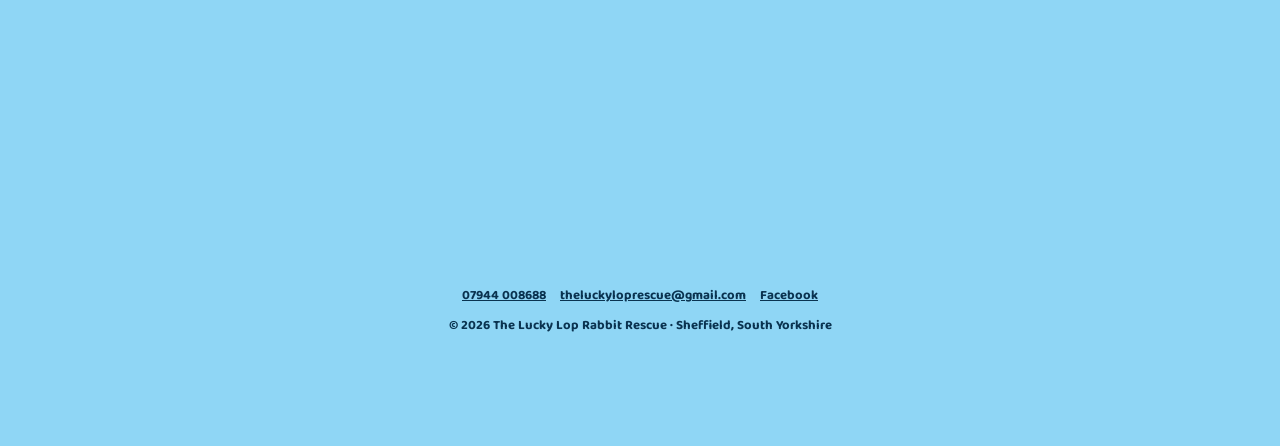
<file: blog/regular-car-boot-sales.html>
<!DOCTYPE html>
<html lang="en-GB">
<head>
<meta charset="UTF-8">
<meta name="viewport" content="width=device-width, initial-scale=1.0">
<title>Regular Car Boot Sales for The Lucky Lop | Blog</title>
<meta name="description" content="The Lucky Lop is launching regular car boot sales to raise funds for the rescue — and we're looking for donated items to sell.">
<link rel="icon" href="../images/logo.png">
<link rel="preconnect" href="https://fonts.googleapis.com">
<link rel="preconnect" href="https://fonts.gstatic.com" crossorigin>
<link href="https://fonts.googleapis.com/css2?family=Luckiest+Guy&family=Permanent+Marker&family=Baloo+2:wght@500;600;700;800&display=swap" rel="stylesheet">
<link rel="stylesheet" href="../css/style.css">
</head>
<body>

<div class="cloud c1"><div class="puff"></div><div class="puff"></div><div class="puff"></div><div class="puff"></div></div>
<div class="cloud c2"><div class="puff"></div><div class="puff"></div><div class="puff"></div><div class="puff"></div></div>
<div class="cloud c3"><div class="puff"></div><div class="puff"></div><div class="puff"></div><div class="puff"></div></div>

<header class="site-header">
  <div class="nav-wrap">
    <a href="../index.html" class="nav-brand">
      <img src="../images/logo.png" alt="The Lucky Lop Rabbit Rescue logo">
      <span>The Lucky Lop</span>
    </a>
    <button class="nav-toggle" aria-label="Toggle menu" aria-expanded="false" aria-controls="site-nav">
      <span></span><span></span><span></span>
    </button>
    <nav id="site-nav" class="site-nav" aria-label="Main navigation">
      <a href="../index.html">Home</a>
      <a href="../about.html">About Us</a>
      <a href="../rabbits.html">Rabbits</a>
      <a href="../gallery.html">Gallery</a>
      <a href="../rabbit-care.html">Rabbit Care</a>
      <a href="../blog.html" class="current">Blog</a>
      <a href="../support.html">Support Us</a>
      <a href="../contact.html">Contact</a>
    </nav>
  </div>
</header>

<main class="page-wrap narrow">

  <p style="margin-top:26px;"><a href="../blog.html" class="btn-small alt">&larr; Back to Blog</a></p>

  <!-- EDIT THIS SECTION: this whole post -->
  <article class="fade-in" style="margin-top:18px;">
    <h1 class="comic-heading">Regular Car Boot Sales for The Lucky Lop</h1>
    <p class="post-meta">13 September 2026</p>
    <div class="tag-list" style="margin:10px 0 18px;"><span class="tag">Fundraising</span><span class="tag">News</span></div>

    <!-- Replace with a real photo in images/blog/ once you have one -->
    <img src="../images/blog/carboot.png" alt="Regular Car Boot Sales for The Lucky Lop">

    <div class="post-content">
      <p>We're excited to announce that we're planning to start holding regular car boot sales to raise funds for the rescue.</p>

      <p>We're hoping to make these either a weekly or fortnightly event, depending on how things go. Dates, locations and full details will be announced soon.</p>

      <p>To make this possible, we'll be looking for donations of items to sell. This could be bric-a-brac, toys, games, books, clothes, homeware or anything else you think could find a new home.</p>

      <p>If you're having a clear-out, please consider donating your unwanted items to us rather than throwing them away. Every item sold will help us raise money towards the care of the rabbits at The Lucky Lop. 🐰❤️</p>

      <p><strong>More details coming soon!</strong> In the meantime, if you have items to donate or want to find out more, <a href="../contact.html">get in touch with us</a> or keep an eye on our <a href="https://www.facebook.com/share/1EvQWjbq1e/" target="_blank" rel="noopener">Facebook page</a> for updates.</p>
    </div>
  </article>
  <!-- END EDIT THIS SECTION -->

</main>

<footer class="site-footer">
  <div class="footer-links">
    <a href="tel:+447944008688">07944 008688</a>
    <a href="mailto:theluckyloprescue@gmail.com">theluckyloprescue@gmail.com</a>
    <a href="https://www.facebook.com/share/1EvQWjbq1e/" target="_blank" rel="noopener">Facebook</a>
  </div>
  <p>&copy; <span id="year"></span> The Lucky Lop Rabbit Rescue &middot; Sheffield, South Yorkshire</p>
</footer>

<div class="grass" aria-hidden="true">
  <div class="flower" style="left:8%; background:#ffd400;"></div>
  <div class="flower" style="left:22%; background:#ffffff;"></div>
  <div class="flower" style="left:38%; background:#ff8fb0;"></div>
  <div class="flower" style="left:55%; background:#ffd400;"></div>
  <div class="flower" style="left:70%; background:#ffffff;"></div>
  <div class="flower" style="left:86%; background:#ff8fb0;"></div>
</div>

<script src="../js/main.js"></script>
</body>
</html>
</file>
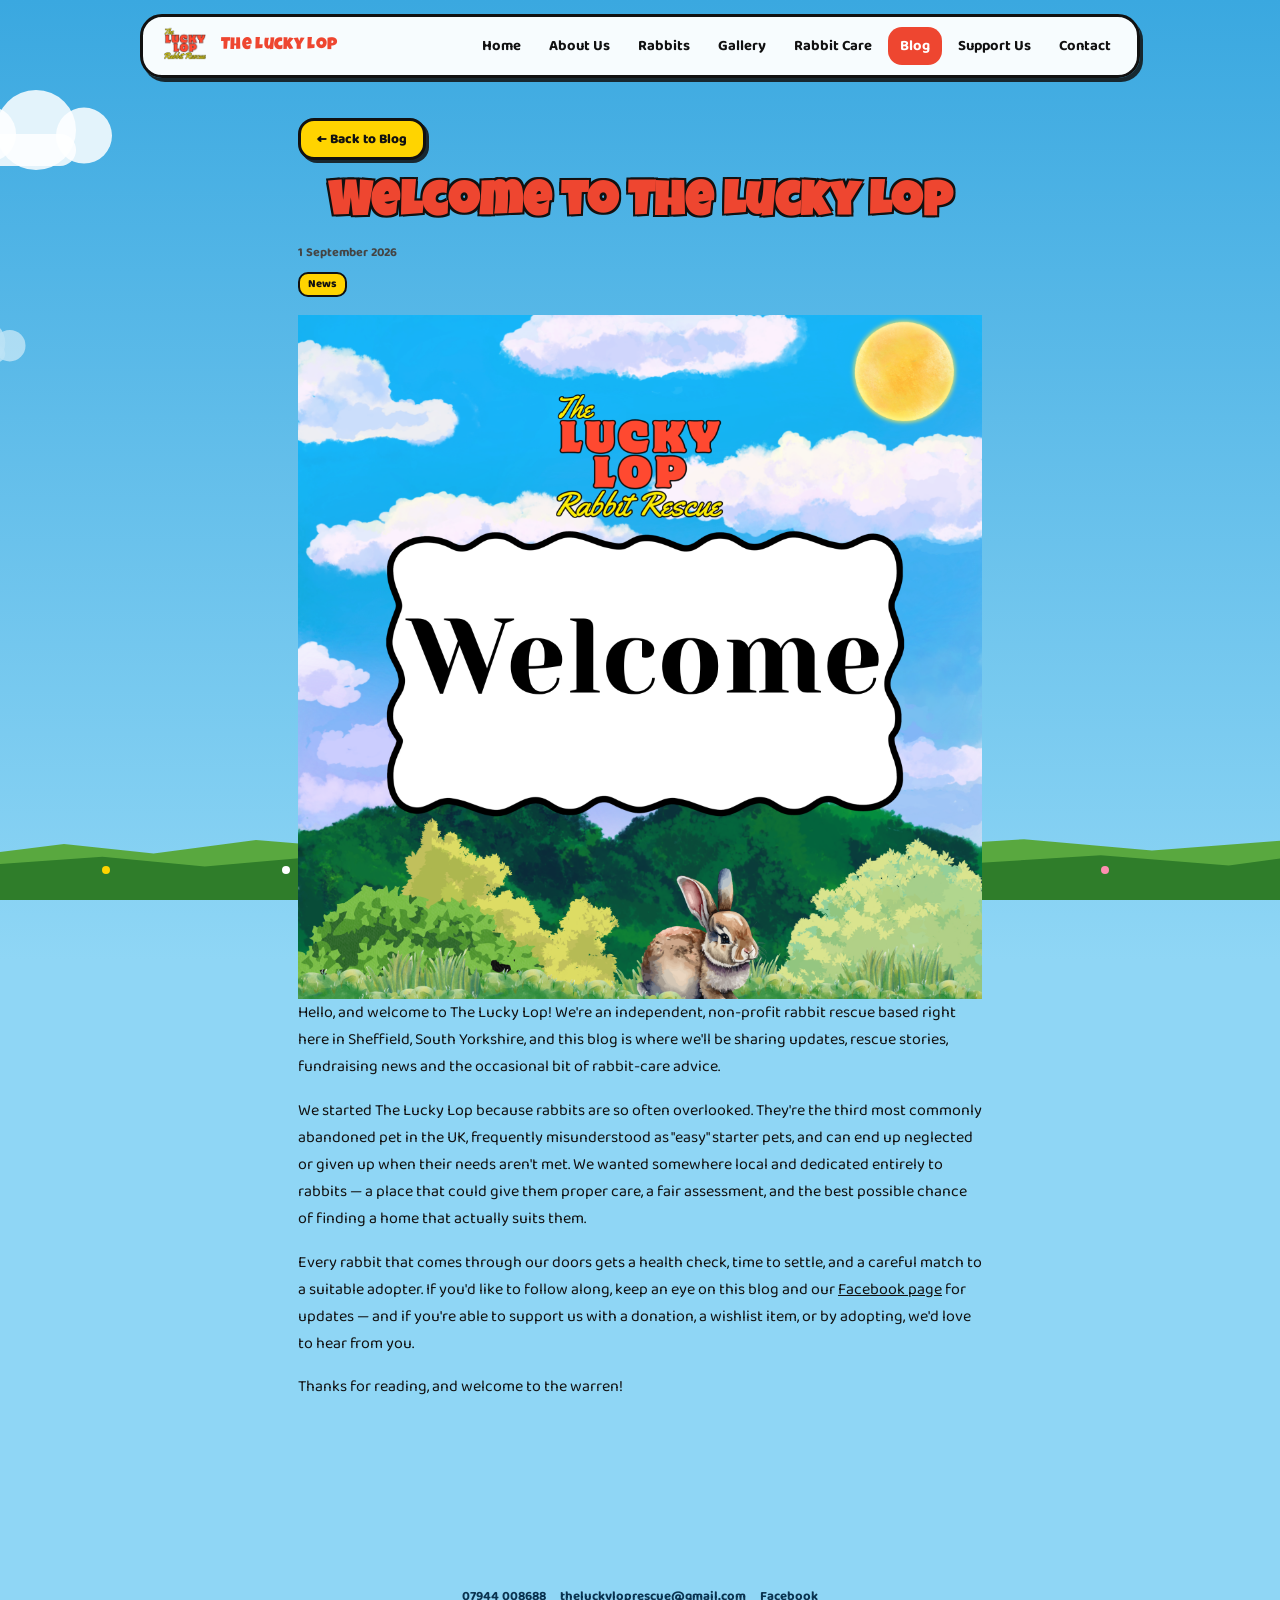
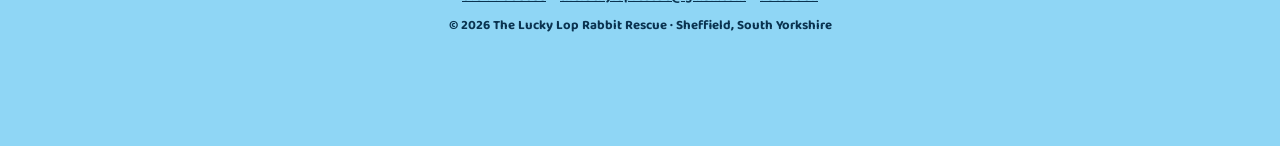
<file: blog/welcome-to-the-lucky-lop.html>
<!DOCTYPE html>
<html lang="en-GB">
<head>
<meta charset="UTF-8">
<meta name="viewport" content="width=device-width, initial-scale=1.0">
<title>Welcome to The Lucky Lop | Blog</title>
<meta name="description" content="A little introduction to The Lucky Lop Rabbit Rescue — who we are, why we started, and what to expect from this blog.">
<link rel="icon" href="../images/logo.png">
<link rel="preconnect" href="https://fonts.googleapis.com">
<link rel="preconnect" href="https://fonts.gstatic.com" crossorigin>
<link href="https://fonts.googleapis.com/css2?family=Luckiest+Guy&family=Permanent+Marker&family=Baloo+2:wght@500;600;700;800&display=swap" rel="stylesheet">
<link rel="stylesheet" href="../css/style.css">
</head>
<body>

<div class="cloud c1"><div class="puff"></div><div class="puff"></div><div class="puff"></div><div class="puff"></div></div>
<div class="cloud c2"><div class="puff"></div><div class="puff"></div><div class="puff"></div><div class="puff"></div></div>
<div class="cloud c3"><div class="puff"></div><div class="puff"></div><div class="puff"></div><div class="puff"></div></div>

<header class="site-header">
  <div class="nav-wrap">
    <a href="../index.html" class="nav-brand">
      <img src="../images/logo.png" alt="The Lucky Lop Rabbit Rescue logo">
      <span>The Lucky Lop</span>
    </a>
    <button class="nav-toggle" aria-label="Toggle menu" aria-expanded="false" aria-controls="site-nav">
      <span></span><span></span><span></span>
    </button>
    <nav id="site-nav" class="site-nav" aria-label="Main navigation">
      <a href="../index.html">Home</a>
      <a href="../about.html">About Us</a>
      <a href="../rabbits.html">Rabbits</a>
      <a href="../gallery.html">Gallery</a>
      <a href="../rabbit-care.html">Rabbit Care</a>
      <a href="../blog.html" class="current">Blog</a>
      <a href="../support.html">Support Us</a>
      <a href="../contact.html">Contact</a>
    </nav>
  </div>
</header>

<main class="page-wrap narrow">

  <p style="margin-top:26px;"><a href="../blog.html" class="btn-small alt">&larr; Back to Blog</a></p>

  <!-- EDIT THIS SECTION: this whole post -->
  <article class="fade-in" style="margin-top:18px;">
    <h1 class="comic-heading">Welcome to The Lucky Lop</h1>
    <p class="post-meta">1 September 2026</p>
    <div class="tag-list" style="margin:10px 0 18px;"><span class="tag">News</span></div>

    <img src="../images/blog/welcome.png" alt="Welcome to The Lucky Lop">

    <div class="post-content">
      <p>Hello, and welcome to The Lucky Lop! We're an independent, non-profit rabbit rescue based right here in Sheffield, South Yorkshire, and this blog is where we'll be sharing updates, rescue stories, fundraising news and the occasional bit of rabbit-care advice.</p>

      <p>We started The Lucky Lop because rabbits are so often overlooked. They're the third most commonly abandoned pet in the UK, frequently misunderstood as "easy" starter pets, and can end up neglected or given up when their needs aren't met. We wanted somewhere local and dedicated entirely to rabbits — a place that could give them proper care, a fair assessment, and the best possible chance of finding a home that actually suits them.</p>

      <p>Every rabbit that comes through our doors gets a health check, time to settle, and a careful match to a suitable adopter. If you'd like to follow along, keep an eye on this blog and our <a href="https://www.facebook.com/share/1EvQWjbq1e/" target="_blank" rel="noopener">Facebook page</a> for updates — and if you're able to support us with a donation, a wishlist item, or by adopting, we'd love to hear from you.</p>

      <p>Thanks for reading, and welcome to the warren!</p>
    </div>
  </article>
  <!-- END EDIT THIS SECTION -->

</main>

<footer class="site-footer">
  <div class="footer-links">
    <a href="tel:+447944008688">07944 008688</a>
    <a href="mailto:theluckyloprescue@gmail.com">theluckyloprescue@gmail.com</a>
    <a href="https://www.facebook.com/share/1EvQWjbq1e/" target="_blank" rel="noopener">Facebook</a>
  </div>
  <p>&copy; <span id="year"></span> The Lucky Lop Rabbit Rescue &middot; Sheffield, South Yorkshire</p>
</footer>

<div class="grass" aria-hidden="true">
  <div class="flower" style="left:8%; background:#ffd400;"></div>
  <div class="flower" style="left:22%; background:#ffffff;"></div>
  <div class="flower" style="left:38%; background:#ff8fb0;"></div>
  <div class="flower" style="left:55%; background:#ffd400;"></div>
  <div class="flower" style="left:70%; background:#ffffff;"></div>
  <div class="flower" style="left:86%; background:#ff8fb0;"></div>
</div>

<script src="../js/main.js"></script>
</body>
</html>
</file>
<file: css/style.css>
/* =========================================================
   THE LUCKY LOP — SITE-WIDE STYLESHEET
   Shared by every page. Keep this one file in sync across
   the whole site so the look stays consistent.
   ========================================================= */

:root {
  --sky-top: #3aa8e0;
  --sky-bottom: #8fd6f5;
  --red: #ee4630;
  --yellow: #ffd400;
  --ink: #111111;
  --grass-dark: #2f7d2a;
  --grass: #59a83f;
  --card-bg: #ffffff;
  --available: #2f8f4e;
  --reserved: #e0972a;
  --adopted: #7a7a7a;
  --unavailable: #c0392b;
  --max-width: 1000px;
}

* { box-sizing: border-box; margin: 0; padding: 0; }
html { scroll-behavior: smooth; }

body {
  font-family: 'Baloo 2', sans-serif;
  color: var(--ink);
  background: linear-gradient(180deg, var(--sky-top) 0%, var(--sky-bottom) 55%, var(--sky-bottom) 100%);
  min-height: 100vh;
  position: relative;
  overflow-x: hidden;
  line-height: 1.5;
}

img { max-width: 100%; display: block; }
a { color: inherit; }

/* ---------- decorative clouds (fixed, behind everything) ---------- */
.puff { position: absolute; background: #fff; border-radius: 50%; opacity: 0.85; }
.cloud { position: fixed; z-index: 0; pointer-events: none; }
.cloud .puff:nth-child(1) { width: 70px; height: 70px; left: 0; top: 20px; }
.cloud .puff:nth-child(2) { width: 100px; height: 100px; left: 45px; top: 0; }
.cloud .puff:nth-child(3) { width: 70px; height: 70px; left: 120px; top: 22px; }
.cloud .puff:nth-child(4) { width: 130px; height: 40px; left: 15px; top: 55px; border-radius: 30px; }
.cloud.c1 { top: 90px; left: -40px; transform: scale(0.8); }
.cloud.c2 { top: 140px; right: -50px; transform: scale(0.55); opacity: 0.75; }
.cloud.c3 { top: 320px; left: -60px; transform: scale(0.45); opacity: 0.6; }

/* ---------- grass footer strip (fixed) ---------- */
.grass {
  position: fixed;
  left: 0; right: 0; bottom: 0;
  height: 80px;
  background: var(--grass);
  z-index: 0;
  pointer-events: none;
  clip-path: polygon(0% 40%, 5% 30%, 12% 42%, 20% 25%, 30% 38%, 40% 22%, 50% 36%, 60% 20%, 70% 34%, 80% 24%, 90% 38%, 100% 26%, 100% 100%, 0% 100%);
}
.grass::before {
  content: "";
  position: absolute; inset: 0;
  background: var(--grass-dark);
  clip-path: polygon(0% 55%, 8% 46%, 16% 58%, 26% 44%, 36% 56%, 46% 42%, 56% 55%, 66% 40%, 76% 54%, 86% 44%, 96% 57%, 100% 48%, 100% 100%, 0% 100%);
}
.grass .flower { position: absolute; bottom: 26px; width: 8px; height: 8px; border-radius: 50%; }

/* ---------- layout wrapper ---------- */
.page-wrap {
  position: relative;
  z-index: 1;
  max-width: var(--max-width);
  margin: 0 auto;
  padding: 0 18px 140px;
}

.narrow { max-width: 720px; margin: 0 auto; }

/* ---------- header / navigation ---------- */
.site-header {
  position: sticky;
  top: 0;
  z-index: 50;
  padding: 14px 16px;
}

.nav-wrap {
  max-width: var(--max-width);
  margin: 0 auto;
  background: rgba(255, 255, 255, 0.96);
  border: 3px solid var(--ink);
  border-radius: 22px;
  box-shadow: 3px 4px 0 rgba(17, 17, 17, 0.85);
  display: flex;
  align-items: center;
  justify-content: space-between;
  padding: 8px 14px;
}

.nav-brand { display: flex; align-items: center; gap: 8px; text-decoration: none; }
.nav-brand img { height: 42px; width: auto; }
.nav-brand span {
  font-family: 'Luckiest Guy', cursive;
  color: var(--red);
  font-size: 1.05rem;
  letter-spacing: 0.02em;
}

.nav-toggle {
  display: none;
  flex-direction: column;
  justify-content: center;
  gap: 5px;
  width: 40px;
  height: 40px;
  border: 3px solid var(--ink);
  border-radius: 10px;
  background: #fff;
  cursor: pointer;
}
.nav-toggle span { width: 20px; height: 3px; background: var(--ink); margin: 0 auto; border-radius: 2px; }

.site-nav { display: flex; flex-wrap: wrap; gap: 4px; }
.site-nav a {
  text-decoration: none;
  color: var(--ink);
  font-weight: 700;
  font-size: 0.92rem;
  padding: 8px 12px;
  border-radius: 14px;
  transition: background-color 140ms ease, color 140ms ease;
}
.site-nav a:hover { background: var(--yellow); }
.site-nav a:focus-visible { outline: 3px solid var(--red); outline-offset: 2px; }
.site-nav a.current { background: var(--red); color: #fff; }

@media (max-width: 760px) {
  .nav-toggle { display: flex; }
  .site-nav {
    display: none;
    position: absolute;
    top: 68px;
    left: 16px;
    right: 16px;
    background: #fff;
    border: 3px solid var(--ink);
    border-radius: 18px;
    box-shadow: 3px 4px 0 rgba(17,17,17,0.85);
    flex-direction: column;
    padding: 10px;
  }
  .site-nav.open { display: flex; }
  .site-nav a { padding: 12px 14px; border-radius: 12px; }
}

/* ---------- headings ---------- */
.comic-heading {
  font-family: 'Luckiest Guy', cursive;
  color: var(--red);
  text-shadow:
    -2px -2px 0 var(--ink), 2px -2px 0 var(--ink),
    -2px 2px 0 var(--ink), 2px 2px 0 var(--ink);
  line-height: 1.15;
  letter-spacing: 0.01em;
}
h1.comic-heading { font-size: clamp(2rem, 6vw, 3rem); text-align: center; margin-bottom: 10px; }
h2.comic-heading { font-size: clamp(1.5rem, 4.5vw, 2.1rem); margin-bottom: 14px; }
h3.comic-heading { font-size: clamp(1.1rem, 3.5vw, 1.4rem); margin-bottom: 8px; }

.script-heading {
  font-family: 'Permanent Marker', cursive;
  color: var(--yellow);
  text-shadow:
    -2px -2px 0 var(--ink), 2px -2px 0 var(--ink),
    -2px 2px 0 var(--ink), 2px 2px 0 var(--ink);
}

/* ---------- hero banner (logo panel) ---------- */
.logo-banner-outer {
  background: var(--ink);
  clip-path: polygon(0% 0%, 100% 0%, 100% 100%, 55% 82%, 50% 100%, 45% 82%, 0% 100%);
  padding: 5px;
  max-width: 320px;
  margin: 28px auto 20px;
}
.logo-banner-inner {
  background: #fff;
  clip-path: polygon(0% 0%, 100% 0%, 100% 100%, 55% 82%, 50% 100%, 45% 82%, 0% 100%);
  padding: 18px 18px 32px;
}
.logo-banner-inner img { width: 100%; max-width: 260px; margin: 0 auto; }

/* ---------- badges & panels ---------- */
.badge {
  display: inline-block;
  background: #fff;
  border: 3px solid var(--ink);
  border-radius: 40% 60% 55% 45% / 50% 45% 55% 50%;
  padding: 8px 16px;
  font-size: 0.72rem;
  font-weight: 800;
  line-height: 1.25;
  transform: rotate(-2deg);
}

.panel {
  background: rgba(255,255,255,0.95);
  border: 3px solid var(--ink);
  border-radius: 24px;
  padding: 18px 20px;
  font-weight: 700;
  font-size: 0.95rem;
  line-height: 1.5;
  box-shadow: 3px 4px 0 rgba(17,17,17,0.5);
}

.section { margin: 40px 0; text-align: center; }
.section-text { max-width: 640px; margin: 0 auto; font-weight: 600; font-size: 0.98rem; }

/* ---------- link bubbles (buttons) ---------- */
.links { display: flex; flex-direction: column; gap: 16px; margin: 26px 0; }

.bubble {
  display: block;
  text-decoration: none;
  color: var(--ink);
  background: #fff;
  border: 3px solid var(--ink);
  border-radius: 42% 58% 55% 45% / 45% 42% 58% 55%;
  padding: 16px 20px;
  font-weight: 800;
  font-size: 1rem;
  text-align: center;
  box-shadow: 4px 5px 0 rgba(17,17,17,0.9);
  transition: transform 140ms ease, box-shadow 140ms ease;
}
.links a:nth-child(2n) .bubble, .links a:nth-child(2n) { --tilt: -1.4deg; }
.links a:nth-child(2n+1) { --tilt: 1.4deg; }
.bubble { transform: rotate(var(--tilt, 1deg)); }
.bubble:hover, .bubble:focus-visible { transform: rotate(0deg) translateY(-3px); box-shadow: 6px 8px 0 rgba(17,17,17,0.9); }
.bubble:focus-visible { outline: 3px solid var(--yellow); outline-offset: 3px; }
.bubble.carrot { background: #ff8a3d; border-radius: 8px 60px 8px 60px; }
.bubble.carrot::before { content: "🥕 "; }
.bubble.facebook { background: #e9f2ff; }

/* small inline button variant, used for "Read more" / "Learn more" etc */
.btn-small {
  display: inline-block;
  text-decoration: none;
  color: #fff;
  background: var(--red);
  border: 3px solid var(--ink);
  border-radius: 16px;
  padding: 8px 16px;
  font-weight: 800;
  font-size: 0.85rem;
  box-shadow: 3px 3px 0 rgba(17,17,17,0.85);
  transition: transform 140ms ease;
}
.btn-small:hover, .btn-small:focus-visible { transform: translateY(-2px); }
.btn-small:focus-visible { outline: 3px solid var(--yellow); outline-offset: 2px; }
.btn-small.alt { background: var(--yellow); color: var(--ink); }

/* ---------- generic card grid ---------- */
.grid { display: grid; grid-template-columns: 1fr; gap: 22px; margin: 24px 0; }
@media (min-width: 620px) { .grid.cols-2 { grid-template-columns: 1fr 1fr; } }
@media (min-width: 900px) { .grid.cols-3 { grid-template-columns: 1fr 1fr 1fr; } }

.card {
  background: #fff;
  border: 3px solid var(--ink);
  border-radius: 20px;
  overflow: hidden;
  box-shadow: 4px 5px 0 rgba(17,17,17,0.85);
  display: flex;
  flex-direction: column;
}
.card img { width: 100%; height: 190px; object-fit: cover; border-bottom: 3px solid var(--ink); }
.card-body { padding: 14px 16px 18px; display: flex; flex-direction: column; gap: 6px; flex: 1; }

/* ---------- rabbit cards ---------- */
.status-tag {
  display: inline-block;
  align-self: flex-start;
  color: #fff;
  font-weight: 800;
  font-size: 0.72rem;
  text-transform: uppercase;
  letter-spacing: 0.03em;
  padding: 4px 10px;
  border-radius: 10px;
}
.status-available { background: var(--available); }
.status-reserved { background: var(--reserved); }
.status-adopted { background: var(--adopted); }
.status-unavailable { background: var(--unavailable); }

.rabbit-facts { font-size: 0.85rem; font-weight: 600; }
.rabbit-facts b { color: var(--red); }

/* ---------- gallery ---------- */
.gallery-grid { display: grid; grid-template-columns: repeat(2, 1fr); gap: 14px; margin: 24px 0; }
@media (min-width: 620px) { .gallery-grid { grid-template-columns: repeat(3, 1fr); } }
@media (min-width: 900px) { .gallery-grid { grid-template-columns: repeat(4, 1fr); } }

.gallery-item {
  border: 3px solid var(--ink);
  border-radius: 16px;
  overflow: hidden;
  cursor: pointer;
  box-shadow: 3px 4px 0 rgba(17,17,17,0.8);
  background: #fff;
}
.gallery-item img { width: 100%; height: 140px; object-fit: cover; transition: transform 200ms ease; }
.gallery-item:hover img { transform: scale(1.06); }

.filter-bar { display: flex; flex-wrap: wrap; gap: 8px; justify-content: center; margin: 20px 0; }
.filter-btn {
  background: #fff; border: 3px solid var(--ink); border-radius: 14px;
  padding: 7px 14px; font-weight: 800; font-size: 0.82rem; cursor: pointer;
}
.filter-btn.active { background: var(--red); color: #fff; }

/* lightbox */
.lightbox {
  position: fixed; inset: 0; z-index: 100;
  background: rgba(0,0,0,0.85);
  display: none;
  align-items: center;
  justify-content: center;
  padding: 24px;
}
.lightbox.open { display: flex; }
.lightbox img { max-width: 90vw; max-height: 78vh; border: 4px solid #fff; border-radius: 10px; }
.lightbox-caption { color: #fff; text-align: center; margin-top: 10px; font-weight: 700; }
.lightbox-close, .lightbox-prev, .lightbox-next {
  position: absolute; background: #fff; border: 3px solid var(--ink); border-radius: 50%;
  width: 42px; height: 42px; font-weight: 900; font-size: 1.1rem; cursor: pointer;
}
.lightbox-close { top: 18px; right: 18px; }
.lightbox-prev { left: 14px; top: 50%; transform: translateY(-50%); }
.lightbox-next { right: 14px; top: 50%; transform: translateY(-50%); }

/* ---------- blog ---------- */
.post-meta { font-size: 0.78rem; font-weight: 700; color: #444; }
.post-excerpt { font-size: 0.9rem; }
.post-content { font-size: 1rem; line-height: 1.7; }
.post-content p { margin-bottom: 16px; }
.post-content img { border: 3px solid var(--ink); border-radius: 14px; margin: 18px 0; }
.tag-list { display: flex; flex-wrap: wrap; gap: 6px; margin-top: 4px; }
.tag { font-size: 0.7rem; font-weight: 800; background: var(--yellow); border: 2px solid var(--ink); border-radius: 10px; padding: 2px 8px; }

/* ---------- footer ---------- */
.site-footer {
  position: relative;
  z-index: 1;
  text-align: center;
  padding: 30px 18px 110px;
  font-weight: 700;
  font-size: 0.82rem;
  color: #0a3350;
}
.site-footer .footer-links { display: flex; flex-wrap: wrap; justify-content: center; gap: 14px; margin-bottom: 10px; }
.site-footer .footer-links a { text-decoration: underline; }

/* ---------- fade-in animation ---------- */
.fade-in { animation: fadeInUp 500ms ease both; }
@keyframes fadeInUp {
  from { opacity: 0; transform: translateY(14px); }
  to { opacity: 1; transform: translateY(0); }
}

@media (prefers-reduced-motion: reduce) {
  html { scroll-behavior: auto; }
  .fade-in { animation: none; }
  .bubble, .btn-small, .gallery-item img { transition: none; }
  }
</file>
